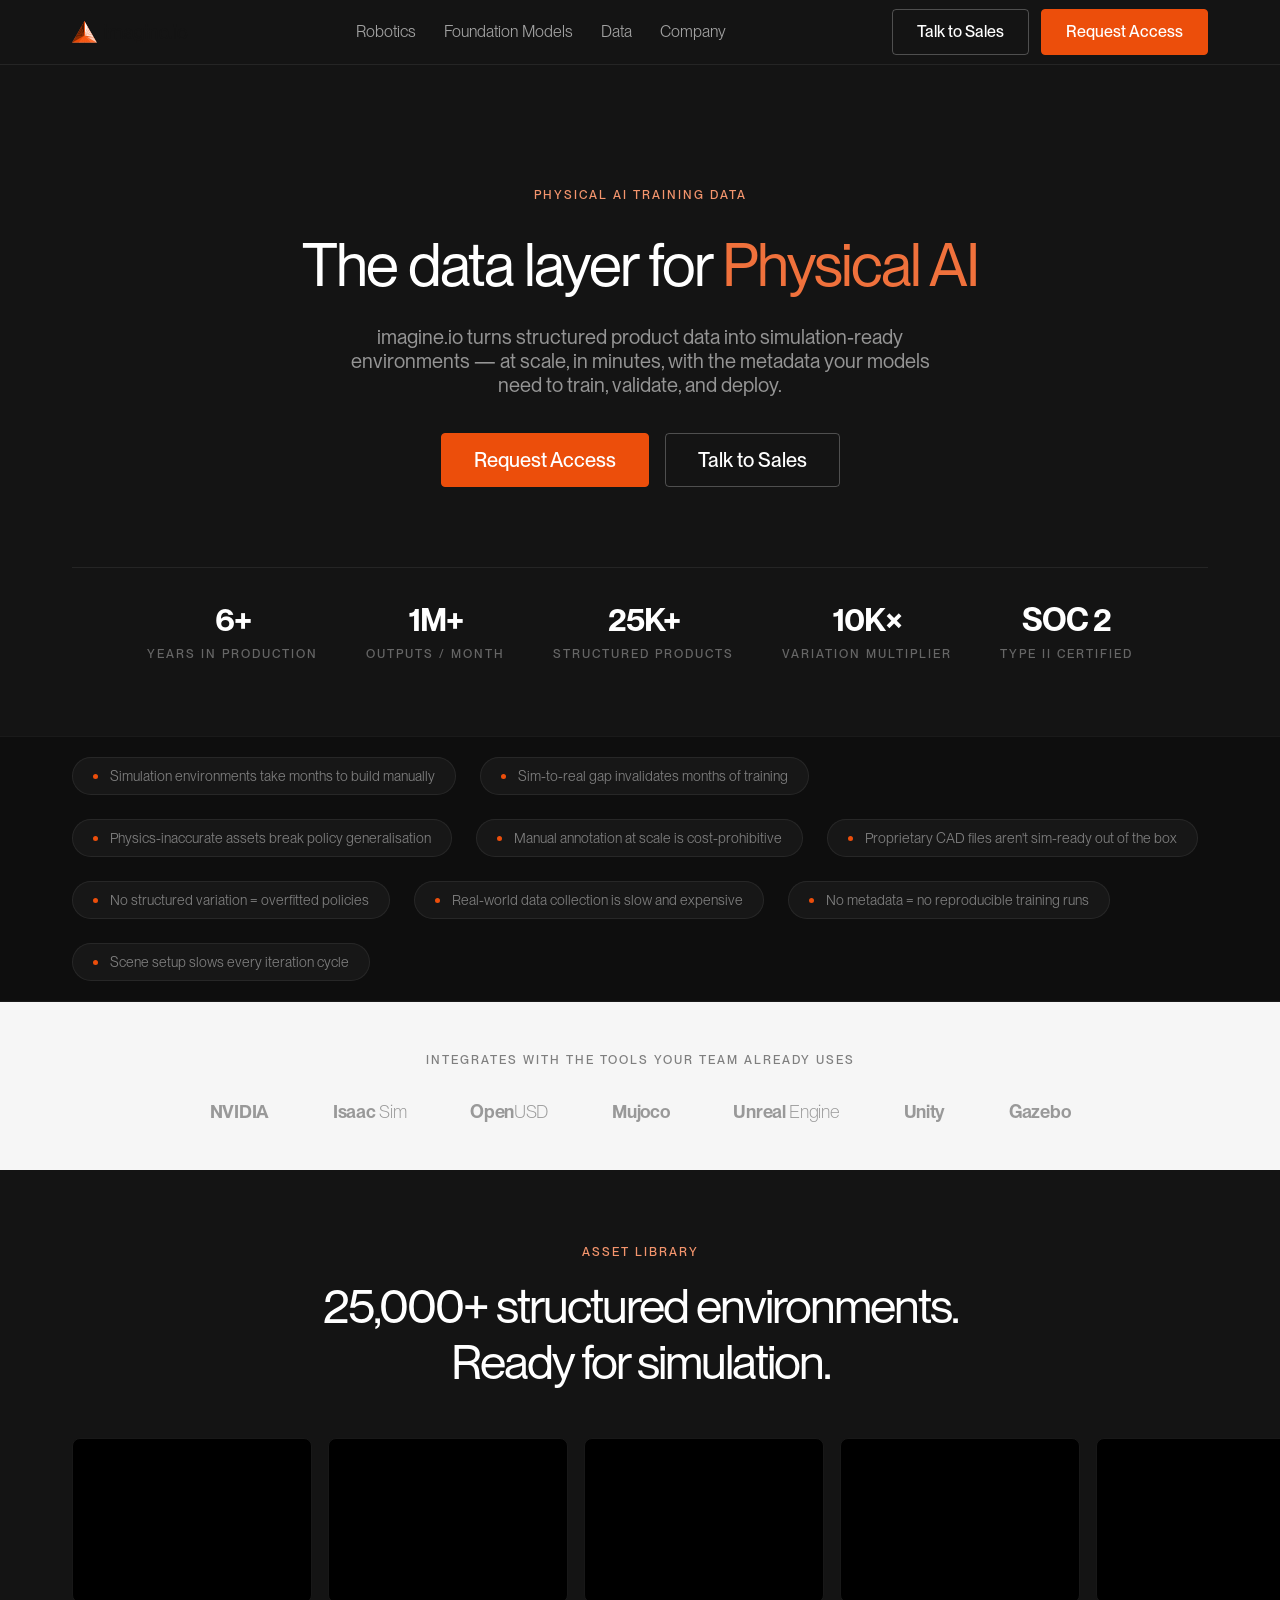
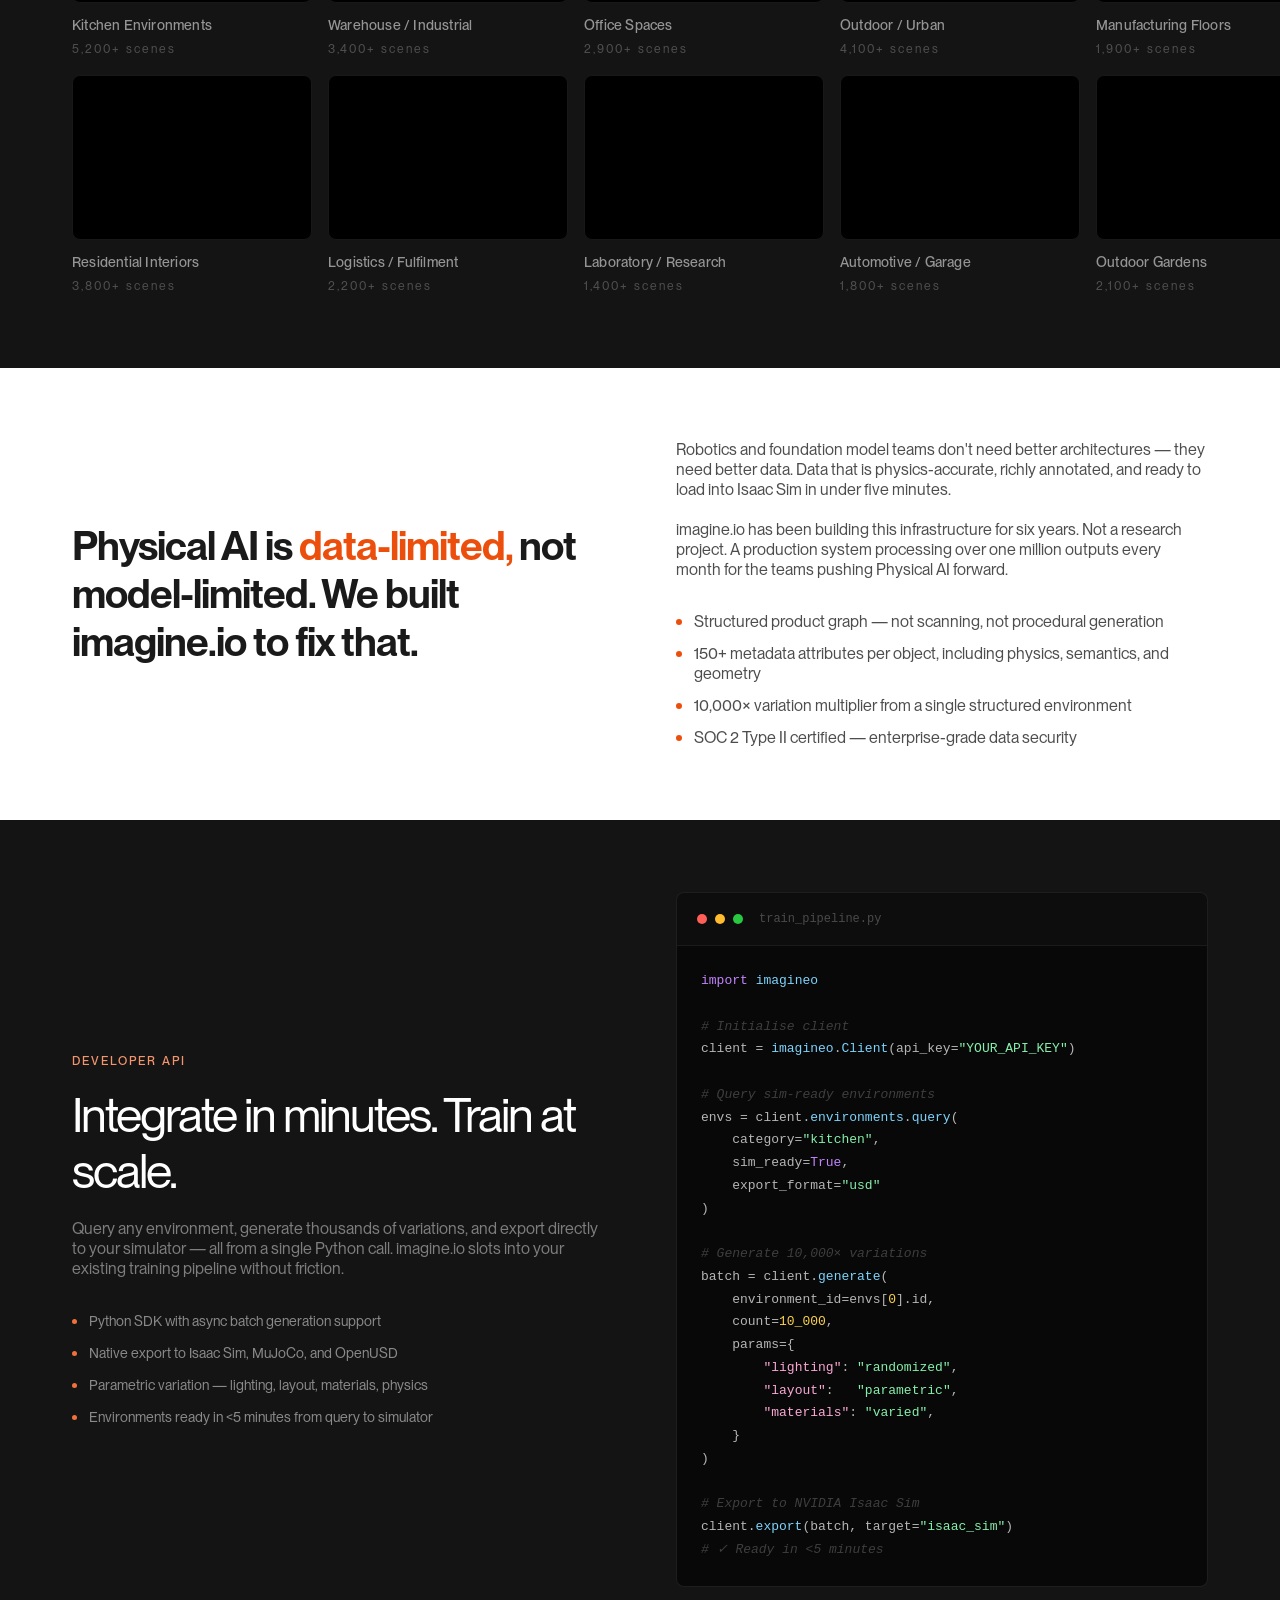
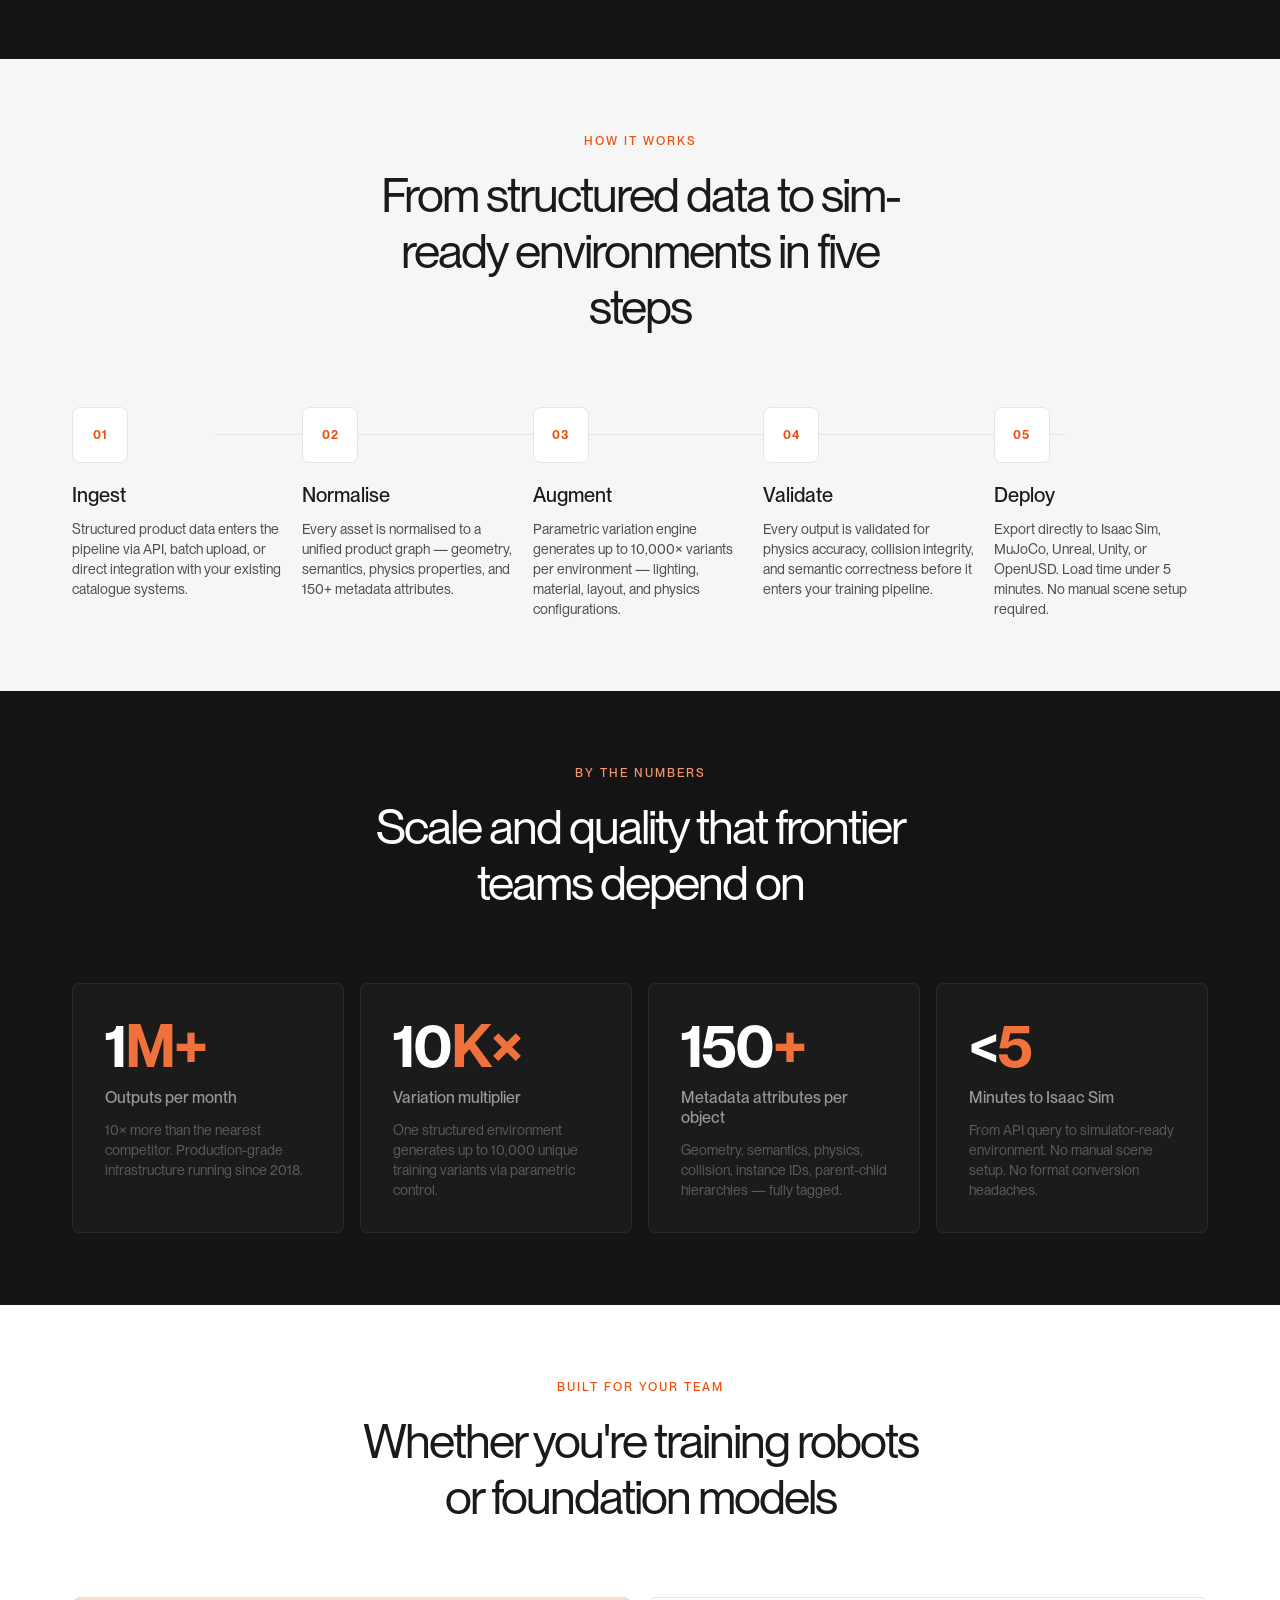
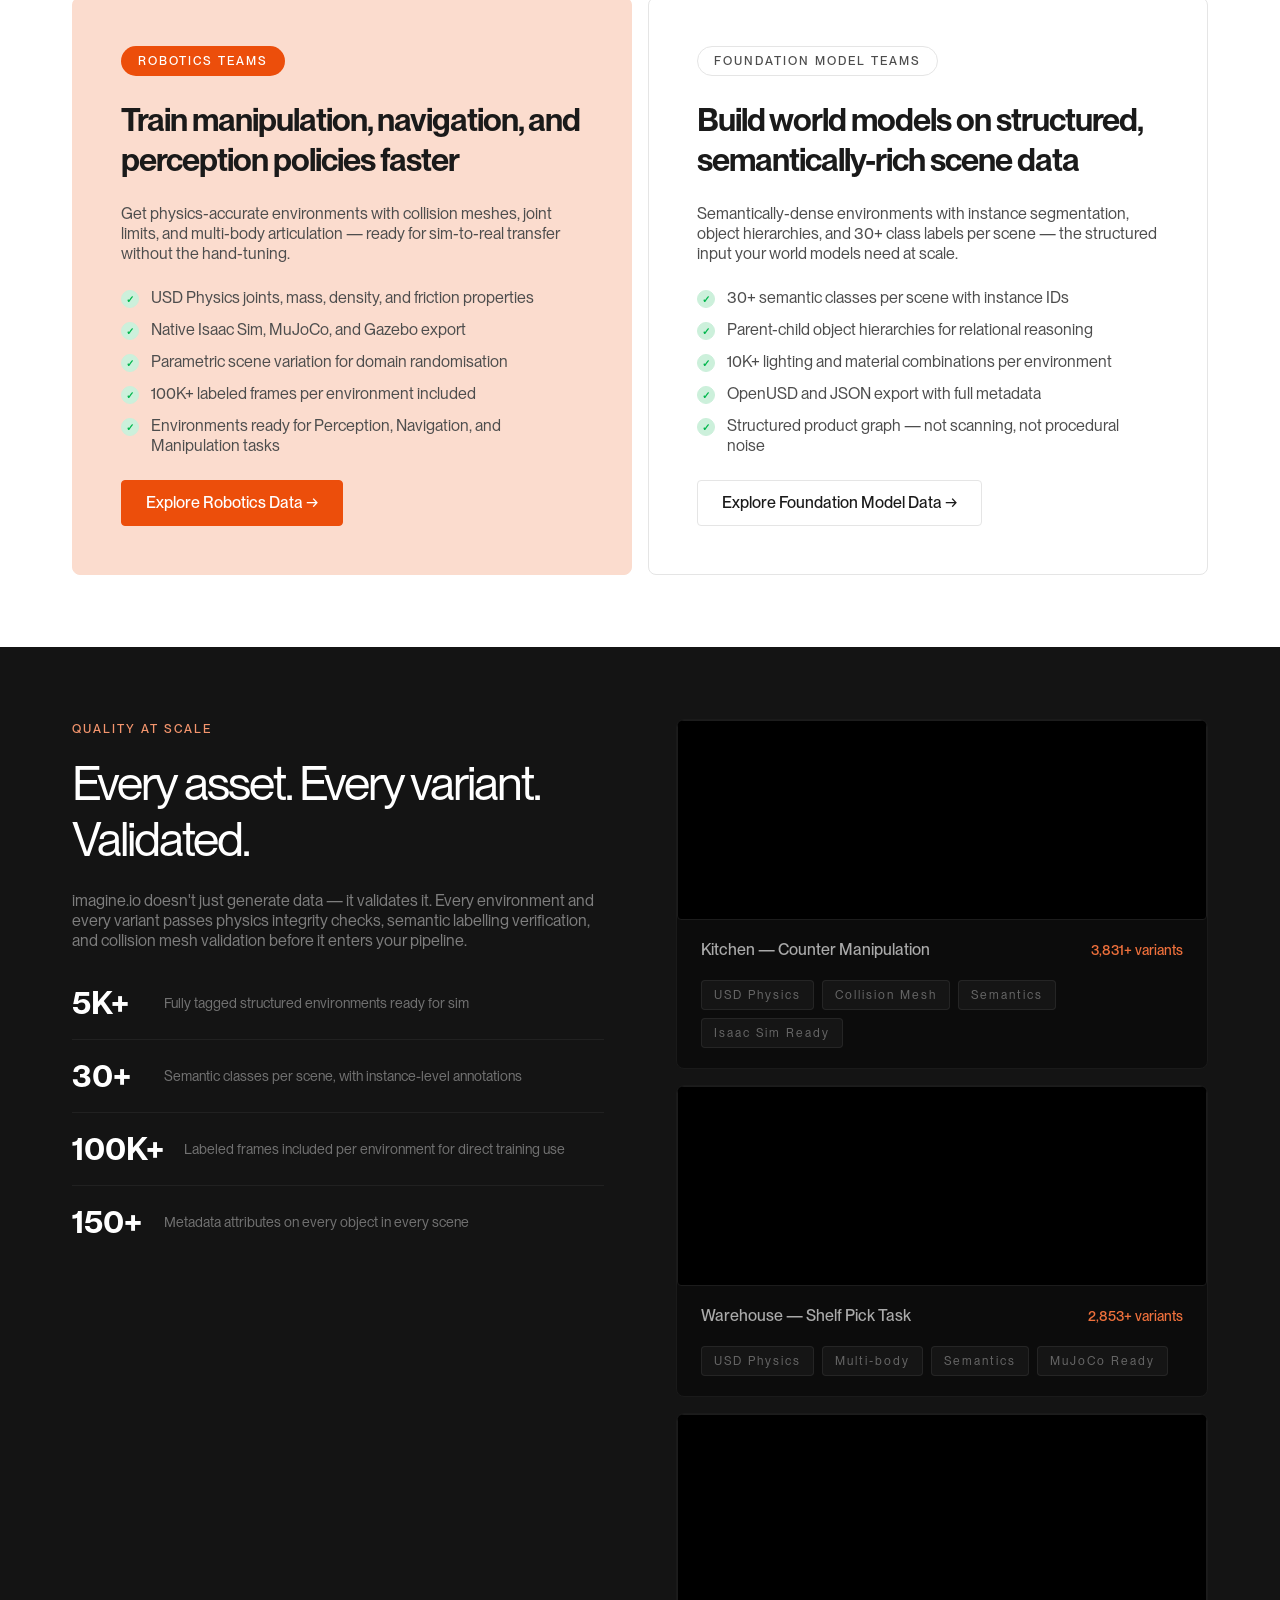
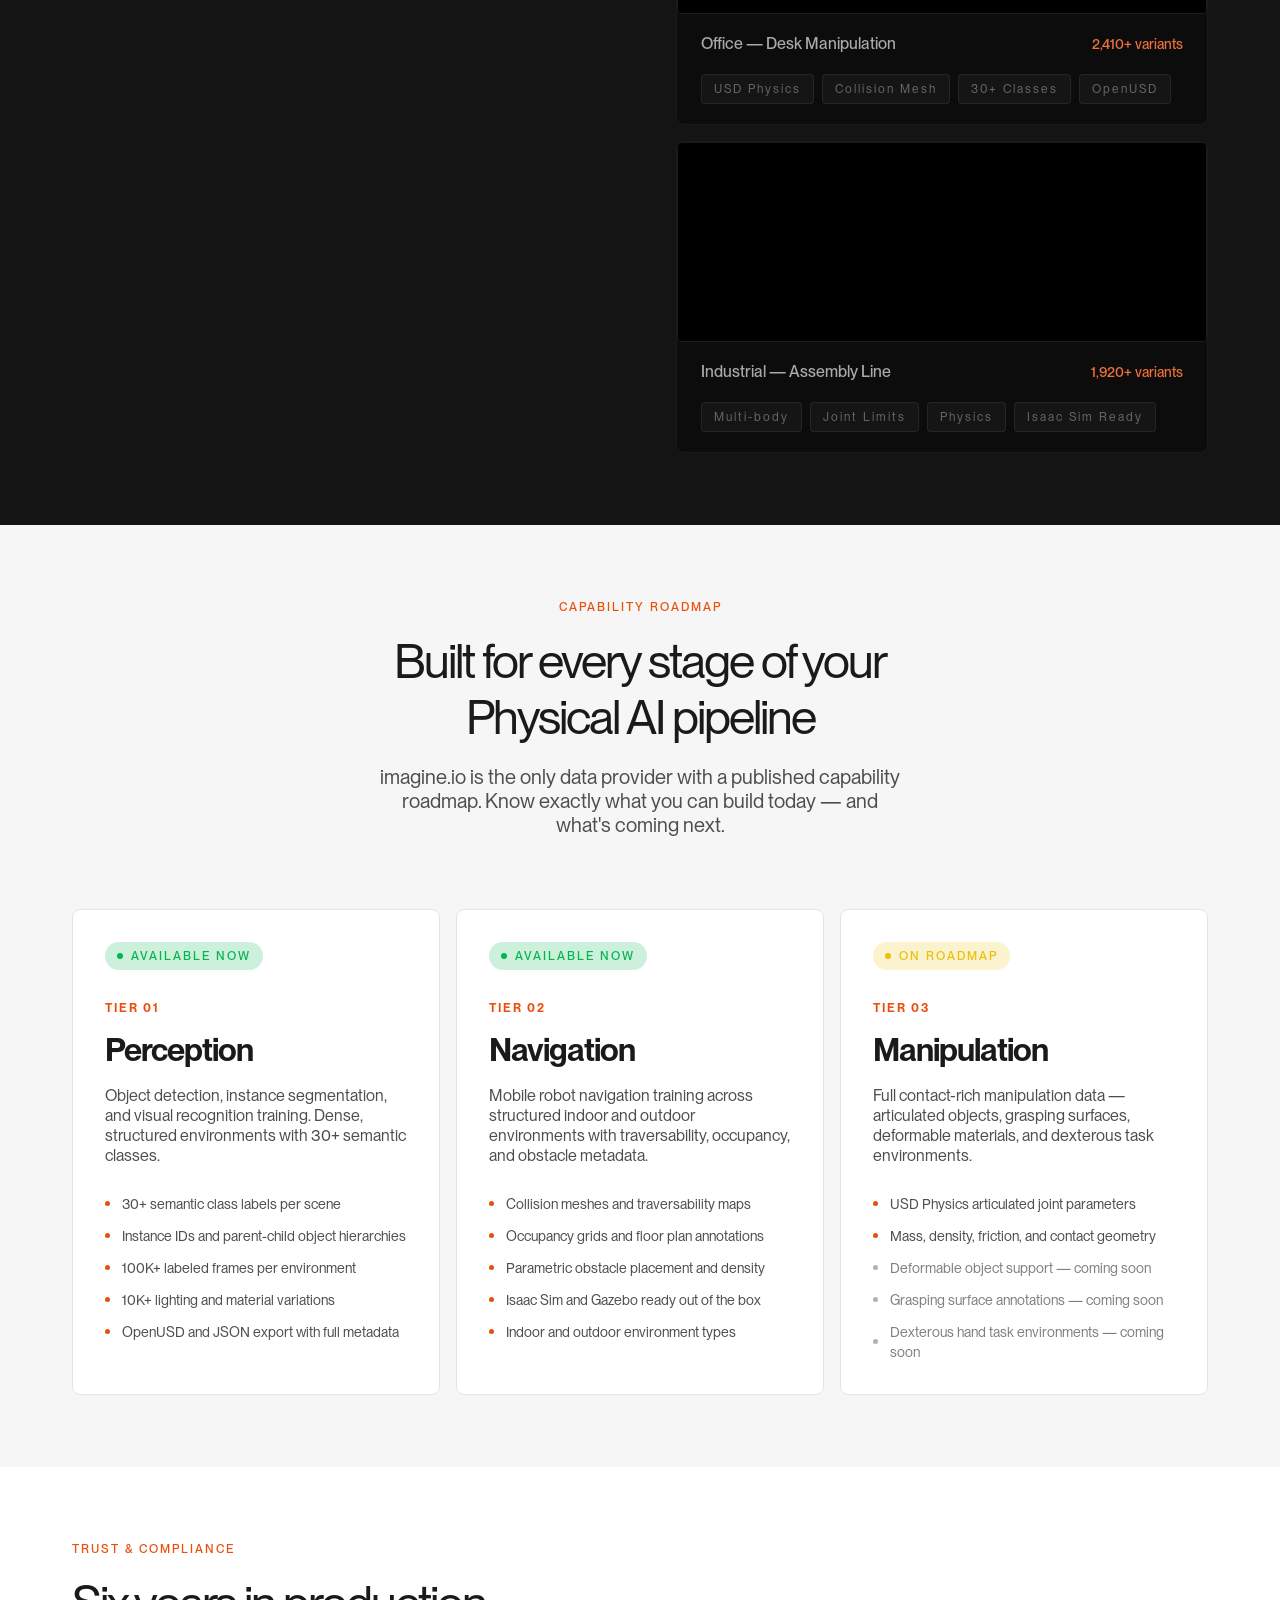
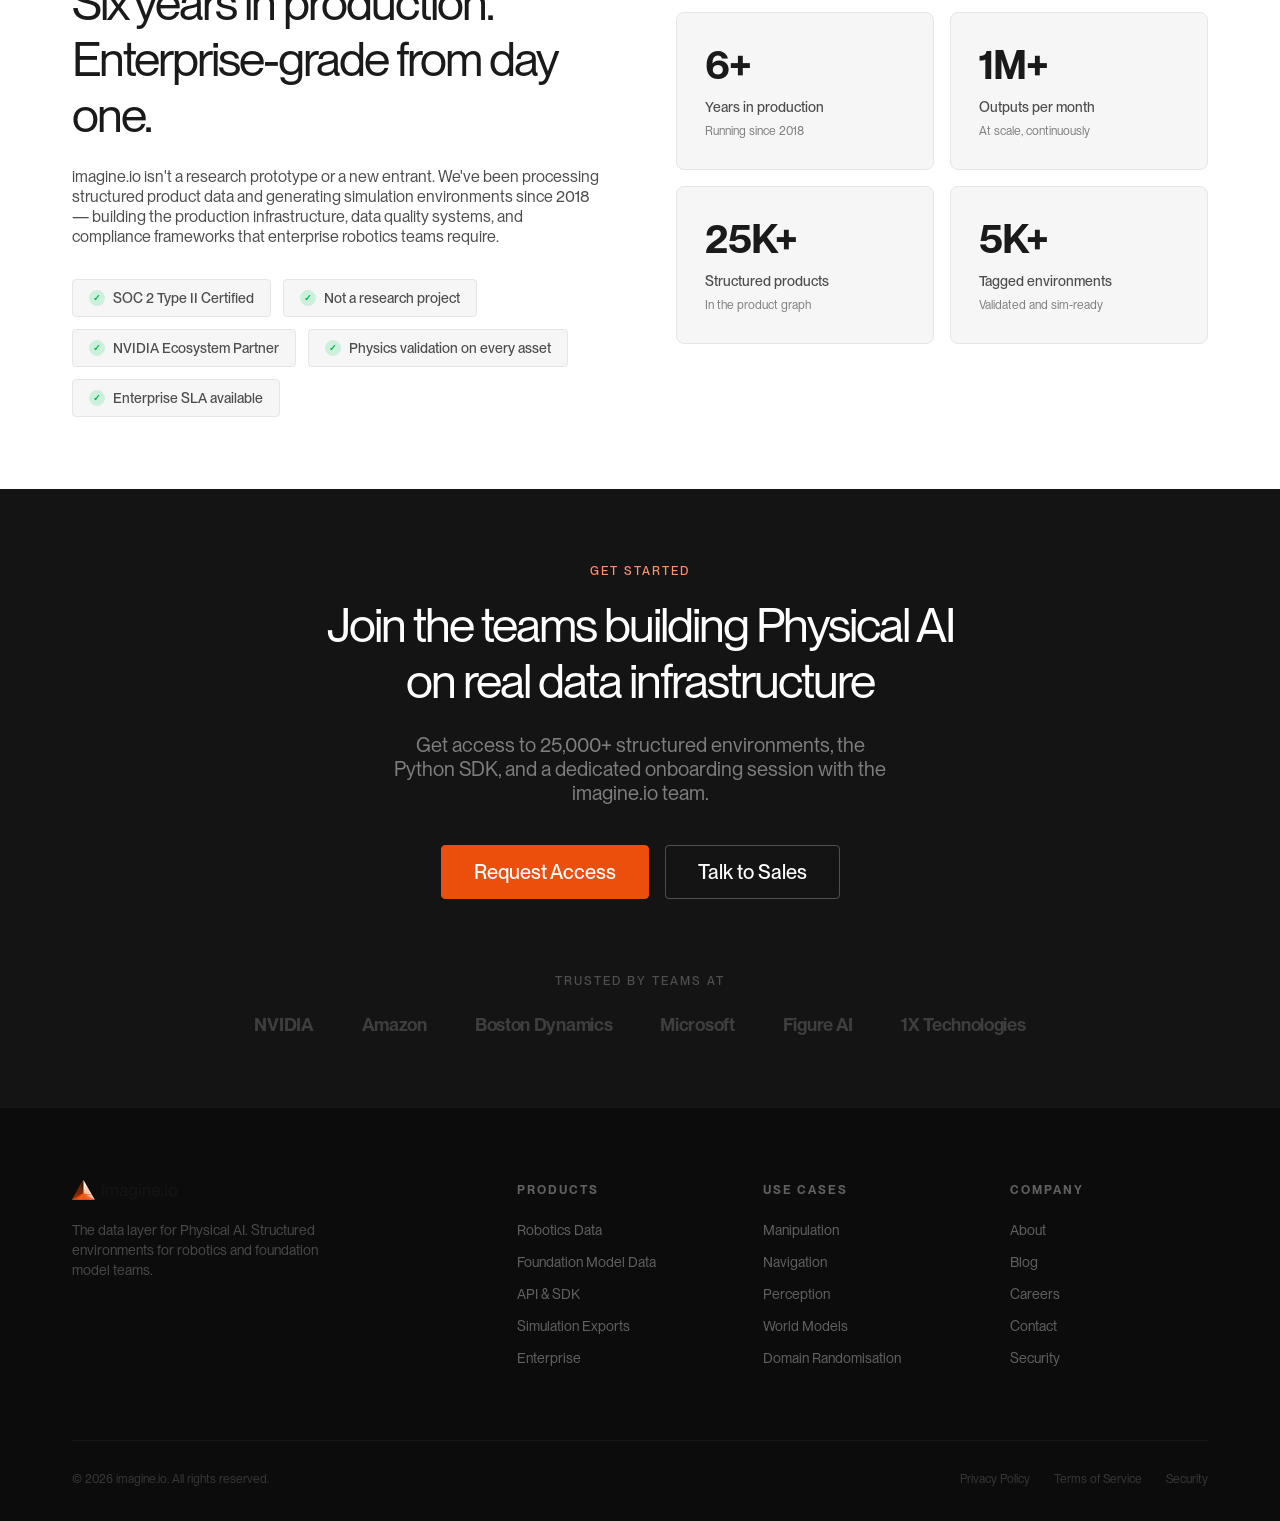
<file: outputs/homepage-v1.html>
<!DOCTYPE html>
<html lang="en">
<head>
  <meta charset="UTF-8">
  <meta name="viewport" content="width=device-width, initial-scale=1.0">
  <title>imagine.io — The data layer for Physical AI</title>
  <link rel="stylesheet" href="../tokens.css">
  <style>

    /* ─── Reset ──────────────────────────────────────────────────────── */
    *, *::before, *::after { box-sizing: border-box; margin: 0; padding: 0; }
    html { scroll-behavior: smooth; }
    body {
      font-family: var(--font), sans-serif;
      font-size: var(--text-body-size);
      line-height: var(--text-body-lh);
      color: var(--text-default-body);
      background: var(--surface-page);
      -webkit-font-smoothing: antialiased;
    }
    img, svg { display: block; max-width: 100%; }
    a { text-decoration: none; color: inherit; }
    ul { list-style: none; }

    /* ─── Layout ─────────────────────────────────────────────────────── */
    .container {
      max-width: 1280px;
      margin: 0 auto;
      padding: 0 var(--s-1400);
    }

    /* ─── Buttons ────────────────────────────────────────────────────── */
    .btn {
      display: inline-flex;
      align-items: center;
      gap: var(--s-200);
      padding: var(--s-300) var(--s-600);
      border-radius: var(--br-100);
      font-family: var(--font), sans-serif;
      font-size: var(--text-body-size);
      font-weight: 500;
      line-height: var(--text-body-lh);
      cursor: pointer;
      border: var(--bw) solid transparent;
      transition: background 0.2s ease, color 0.2s ease, border-color 0.2s ease;
      white-space: nowrap;
    }
    .btn-primary {
      background: var(--surface-primary-default);
      color: var(--text-primary-on-color);
      border-color: var(--surface-primary-default);
    }
    .btn-primary:hover {
      background: var(--surface-primary-default-hover);
      border-color: var(--surface-primary-default-hover);
    }
    .btn-outline-light {
      background: transparent;
      color: var(--white);
      border-color: rgba(255,255,255,0.25);
    }
    .btn-outline-light:hover { border-color: rgba(255,255,255,0.65); }
    .btn-outline-dark {
      background: transparent;
      color: var(--text-default-heading);
      border-color: var(--border-default-secondary);
    }
    .btn-outline-dark:hover { border-color: var(--grey-700); }
    .btn-lg {
      padding: var(--s-400) var(--s-800);
      font-size: var(--text-body-lg-size);
    }

    /* ─── Placeholder ─────────────────────────────────────────────────── */
    .placeholder {
      background: #000;
      border: 1px solid #1c1c1c;
      border-radius: var(--br-100);
    }

    /* ─── Overline label ──────────────────────────────────────────────── */
    .overline {
      font-size: var(--text-caption-size);
      font-weight: 500;
      letter-spacing: var(--text-caption-ls);
      text-transform: uppercase;
      color: var(--text-primary-default);
    }
    .overline--light { color: var(--papaya-300); }

    /* ─── Section header pattern ──────────────────────────────────────── */
    .section-header {
      text-align: center;
      margin-bottom: var(--s-1400);
    }
    .section-header .overline { margin-bottom: var(--s-400); }

    /* ─── Material Icons ──────────────────────────────────────────────── */
    .material-symbols-outlined {
      font-family: 'Material Symbols Outlined';
      font-variation-settings: 'FILL' 0, 'wght' 400, 'GRAD' 0, 'opsz' 24;
      font-size: 20px;
      line-height: 1;
      display: inline-block;
    }


    /* ══════════════════════════════════════════════════════════════
       1. NAVBAR
    ══════════════════════════════════════════════════════════════ */
    .navbar {
      position: sticky;
      top: 0;
      z-index: 100;
      background: var(--dark);
      border-bottom: 1px solid rgba(255,255,255,0.07);
    }
    .navbar__inner {
      display: flex;
      align-items: center;
      justify-content: space-between;
      height: 64px;
      gap: var(--s-800);
    }
    .navbar__logo img { height: 22px; width: auto; }
    .navbar__nav {
      display: flex;
      align-items: center;
      gap: var(--s-700);
    }
    .navbar__nav a {
      font-size: var(--text-body-size);
      font-weight: 450;
      color: rgba(255,255,255,0.6);
      transition: color 0.2s ease;
    }
    .navbar__nav a:hover { color: var(--white); }
    .navbar__cta {
      display: flex;
      align-items: center;
      gap: var(--s-300);
    }


    /* ══════════════════════════════════════════════════════════════
       2. HERO
    ══════════════════════════════════════════════════════════════ */
    .hero {
      background: var(--dark);
      padding: 120px 0 var(--s-1400);
      text-align: center;
    }
    .hero__label { margin-bottom: var(--s-600); }
    .hero__h1 {
      font-size: var(--text-h1-size);
      font-weight: 400;
      line-height: var(--text-h1-lh);
      letter-spacing: var(--text-h1-ls);
      color: var(--white);
      max-width: 860px;
      margin: 0 auto var(--s-600);
    }
    .hero__h1 em {
      font-style: normal;
      color: var(--papaya-400);
    }
    .hero__subtitle {
      font-size: var(--text-body-lg-size);
      line-height: var(--text-body-lg-lh);
      color: rgba(255,255,255,0.55);
      max-width: 580px;
      margin: 0 auto var(--s-900);
    }
    .hero__cta {
      display: flex;
      align-items: center;
      justify-content: center;
      gap: var(--s-400);
    }
    .hero__proof {
      display: flex;
      align-items: center;
      justify-content: center;
      gap: var(--s-1100);
      margin-top: 80px;
      padding-top: var(--s-800);
      border-top: 1px solid rgba(255,255,255,0.07);
      flex-wrap: wrap;
    }
    .hero__proof-item {
      display: flex;
      flex-direction: column;
      align-items: center;
      gap: var(--s-100);
    }
    .hero__proof-number {
      font-size: var(--text-h4-size);
      font-weight: 600;
      line-height: var(--text-h4-lh);
      letter-spacing: var(--text-h4-ls);
      color: var(--white);
    }
    .hero__proof-label {
      font-size: var(--text-caption-size);
      font-weight: 500;
      letter-spacing: var(--text-caption-ls);
      text-transform: uppercase;
      color: rgba(255,255,255,0.35);
    }


    /* ══════════════════════════════════════════════════════════════
       3. PAIN MARQUEE
    ══════════════════════════════════════════════════════════════ */
    .pain-marquee {
      background: #0e0e0e;
      border-top: 1px solid rgba(255,255,255,0.05);
      border-bottom: 1px solid rgba(255,255,255,0.05);
      padding: var(--s-500) 0;
      overflow: hidden;
    }
    .pain-marquee__track {
      display: flex;
      gap: var(--s-600);
      flex-wrap: wrap;
      padding: 0 var(--s-1400);
    }
    .pain-pill {
      display: inline-flex;
      align-items: center;
      gap: var(--s-300);
      background: rgba(255,255,255,0.04);
      border: 1px solid rgba(255,255,255,0.07);
      border-radius: 100px;
      padding: var(--s-200) var(--s-500);
      font-size: var(--text-small-size);
      font-weight: 450;
      color: rgba(255,255,255,0.45);
      white-space: nowrap;
    }
    .pain-pill__dot {
      width: 5px;
      height: 5px;
      border-radius: 50%;
      background: var(--papaya-500);
      flex-shrink: 0;
    }


    /* ══════════════════════════════════════════════════════════════
       4. SOCIAL PROOF STRIP
    ══════════════════════════════════════════════════════════════ */
    .social-proof {
      background: var(--surface-page-secondary);
      padding: var(--s-1100) 0;
    }
    .social-proof__label {
      font-size: var(--text-caption-size);
      font-weight: 500;
      letter-spacing: var(--text-caption-ls);
      text-transform: uppercase;
      color: var(--text-default-placeholder);
      text-align: center;
      margin-bottom: var(--s-800);
    }
    .social-proof__logos {
      display: flex;
      align-items: center;
      justify-content: center;
      gap: var(--s-1300);
      flex-wrap: wrap;
    }
    .ecosystem-logo {
      font-size: 18px;
      font-weight: 600;
      color: var(--grey-400);
      letter-spacing: -0.3px;
      transition: color 0.2s ease;
    }
    .ecosystem-logo:hover { color: var(--grey-700); }
    .ecosystem-logo span { font-weight: 300; }


    /* ══════════════════════════════════════════════════════════════
       5. ASSET SHOWCASE
    ══════════════════════════════════════════════════════════════ */
    .asset-showcase {
      background: var(--dark);
      padding: var(--s-1400) 0;
      overflow: hidden;
    }
    .asset-showcase__header {
      text-align: center;
      margin-bottom: var(--s-1100);
    }
    .asset-showcase__h2 {
      font-size: var(--text-h2-size);
      font-weight: 400;
      line-height: var(--text-h2-lh);
      letter-spacing: var(--text-h2-ls);
      color: var(--white);
      max-width: 680px;
      margin: var(--s-400) auto 0;
    }
    .asset-showcase__rows {
      display: flex;
      flex-direction: column;
      gap: var(--s-400);
    }
    .asset-row {
      display: flex;
      gap: var(--s-400);
      padding: 0 var(--s-1400);
      overflow: hidden;
    }
    .asset-card {
      flex-shrink: 0;
      width: 240px;
    }
    .asset-card__image {
      width: 240px;
      height: 165px;
      background: #000;
      border: 1px solid #181818;
      border-radius: var(--br-200);
      margin-bottom: var(--s-300);
    }
    .asset-card__label {
      font-size: var(--text-small-size);
      font-weight: 500;
      color: rgba(255,255,255,0.55);
      letter-spacing: 0.2px;
    }
    .asset-card__count {
      font-size: var(--text-caption-size);
      color: rgba(255,255,255,0.25);
      margin-top: var(--s-100);
      letter-spacing: var(--text-caption-ls);
    }


    /* ══════════════════════════════════════════════════════════════
       6. MISSION STATEMENT
    ══════════════════════════════════════════════════════════════ */
    .mission {
      background: var(--surface-page);
      padding: var(--s-1400) 0;
    }
    .mission__inner {
      display: grid;
      grid-template-columns: 1fr 1fr;
      gap: var(--s-1400);
      align-items: center;
    }
    .mission__quote {
      font-size: var(--text-h3-size);
      font-weight: 600;
      line-height: var(--text-h3-lh);
      letter-spacing: var(--text-h3-ls);
      color: var(--text-default-heading);
    }
    .mission__quote em {
      font-style: normal;
      color: var(--text-primary-default);
    }
    .mission__body {
      display: flex;
      flex-direction: column;
      gap: var(--s-500);
    }
    .mission__body p {
      color: var(--text-default-body);
      line-height: var(--text-body-lh);
    }
    .mission__differentiators {
      display: flex;
      flex-direction: column;
      gap: var(--s-300);
      margin-top: var(--s-300);
    }
    .mission__diff-item {
      display: flex;
      align-items: flex-start;
      gap: var(--s-300);
      font-size: var(--text-body-size);
      color: var(--text-default-body);
    }
    .mission__diff-dot {
      width: 6px;
      height: 6px;
      border-radius: 50%;
      background: var(--papaya-500);
      margin-top: 7px;
      flex-shrink: 0;
    }


    /* ══════════════════════════════════════════════════════════════
       7. CODE DEMO
    ══════════════════════════════════════════════════════════════ */
    .code-demo {
      background: var(--dark);
      padding: var(--s-1400) 0;
    }
    .code-demo__inner {
      display: grid;
      grid-template-columns: 1fr 1fr;
      gap: var(--s-1400);
      align-items: center;
    }
    .code-demo__overline { margin-bottom: var(--s-400); }
    .code-demo__h2 {
      font-size: var(--text-h2-size);
      font-weight: 400;
      line-height: var(--text-h2-lh);
      letter-spacing: var(--text-h2-ls);
      color: var(--white);
      margin-bottom: var(--s-500);
    }
    .code-demo__body {
      font-size: var(--text-body-size);
      line-height: var(--text-body-lh);
      color: rgba(255,255,255,0.45);
      margin-bottom: var(--s-800);
    }
    .code-demo__features {
      display: flex;
      flex-direction: column;
      gap: var(--s-300);
    }
    .code-demo__feature {
      display: flex;
      align-items: center;
      gap: var(--s-300);
      font-size: var(--text-small-size);
      color: rgba(255,255,255,0.5);
    }
    .code-demo__feature-dot {
      width: 5px; height: 5px;
      border-radius: 50%;
      background: var(--papaya-400);
      flex-shrink: 0;
    }
    .code-block {
      background: #080808;
      border: 1px solid rgba(255,255,255,0.09);
      border-radius: var(--br-200);
      overflow: hidden;
    }
    .code-block__header {
      display: flex;
      align-items: center;
      gap: var(--s-200);
      padding: var(--s-400) var(--s-500);
      border-bottom: 1px solid rgba(255,255,255,0.06);
      background: rgba(255,255,255,0.02);
    }
    .code-block__dot {
      width: 10px;
      height: 10px;
      border-radius: 50%;
    }
    .code-block__dot--red   { background: #ff5f57; }
    .code-block__dot--amber { background: #febc2e; }
    .code-block__dot--green { background: #28c840; }
    .code-block__filename {
      font-size: var(--text-caption-size);
      color: rgba(255,255,255,0.25);
      margin-left: var(--s-200);
      font-weight: 450;
      font-family: 'IBM Plex Mono', 'Fira Code', monospace;
    }
    .code-block pre {
      padding: var(--s-600);
      font-family: 'IBM Plex Mono', 'Fira Code', 'Courier New', monospace;
      font-size: 13px;
      line-height: 1.75;
      color: rgba(255,255,255,0.7);
      white-space: pre;
      overflow-x: auto;
    }
    .tok-kw  { color: #c084fc; }
    .tok-str { color: #86efac; }
    .tok-cmt { color: rgba(255,255,255,0.22); font-style: italic; }
    .tok-fn  { color: #7dd3fc; }
    .tok-num { color: #fcd34d; }
    .tok-key { color: #f9a8d4; }


    /* ══════════════════════════════════════════════════════════════
       8. PIPELINE
    ══════════════════════════════════════════════════════════════ */
    .pipeline {
      background: var(--surface-page-secondary);
      padding: var(--s-1400) 0;
    }
    .pipeline__h2 {
      font-size: var(--text-h2-size);
      font-weight: 400;
      line-height: var(--text-h2-lh);
      letter-spacing: var(--text-h2-ls);
      color: var(--text-default-heading);
      max-width: 560px;
      margin: var(--s-400) auto 0;
    }
    .pipeline__steps {
      display: grid;
      grid-template-columns: repeat(5, 1fr);
      gap: var(--s-400);
      position: relative;
    }
    .pipeline__connector {
      position: absolute;
      top: 27px;
      left: calc(10% + 28px);
      right: calc(10% + 28px);
      height: 1px;
      background: var(--border-default-secondary);
      z-index: 0;
    }
    .pipeline__step { position: relative; z-index: 1; }
    .step-number {
      width: 56px;
      height: 56px;
      border-radius: var(--br-200);
      background: var(--surface-page);
      border: var(--bw) solid var(--border-default-secondary);
      display: flex;
      align-items: center;
      justify-content: center;
      font-size: var(--text-caption-size);
      font-weight: 600;
      color: var(--text-primary-default);
      letter-spacing: 1px;
      margin-bottom: var(--s-500);
    }
    .step-title {
      font-size: var(--text-h6-size);
      font-weight: 500;
      line-height: var(--text-h6-lh);
      color: var(--text-default-heading);
      margin-bottom: var(--s-300);
    }
    .step-desc {
      font-size: var(--text-small-size);
      line-height: var(--text-body-lh);
      color: var(--text-default-body);
    }


    /* ══════════════════════════════════════════════════════════════
       9. STATS / WHY NOW
    ══════════════════════════════════════════════════════════════ */
    .stats-section {
      background: var(--dark);
      padding: var(--s-1400) 0;
    }
    .stats-section__h2 {
      font-size: var(--text-h2-size);
      font-weight: 400;
      line-height: var(--text-h2-lh);
      letter-spacing: var(--text-h2-ls);
      color: var(--white);
      max-width: 600px;
      margin: var(--s-400) auto 0;
    }
    .stats-grid {
      display: grid;
      grid-template-columns: repeat(4, 1fr);
      gap: var(--s-400);
    }
    .stat-card {
      background: rgba(255,255,255,0.03);
      border: 1px solid rgba(255,255,255,0.07);
      border-radius: var(--br-200);
      padding: var(--s-800);
    }
    .stat-card__number {
      font-size: clamp(40px, 5vw, 60px);
      font-weight: 600;
      line-height: 1;
      letter-spacing: -2px;
      color: var(--white);
      margin-bottom: var(--s-300);
    }
    .stat-card__number em {
      font-style: normal;
      color: var(--papaya-400);
    }
    .stat-card__label {
      font-size: var(--text-body-size);
      font-weight: 500;
      color: rgba(255,255,255,0.55);
      margin-bottom: var(--s-300);
    }
    .stat-card__desc {
      font-size: var(--text-small-size);
      color: rgba(255,255,255,0.28);
      line-height: var(--text-body-lh);
    }


    /* ══════════════════════════════════════════════════════════════
       10. USE CASE SPLIT
    ══════════════════════════════════════════════════════════════ */
    .use-case {
      background: var(--surface-page);
      padding: var(--s-1400) 0;
    }
    .use-case__h2 {
      font-size: var(--text-h2-size);
      font-weight: 400;
      line-height: var(--text-h2-lh);
      letter-spacing: var(--text-h2-ls);
      color: var(--text-default-heading);
      max-width: 600px;
      margin: var(--s-400) auto 0;
    }
    .use-case__split {
      display: grid;
      grid-template-columns: 1fr 1fr;
      gap: var(--s-400);
    }
    .use-case__panel {
      border: var(--bw) solid var(--border-default-secondary);
      border-radius: var(--br-200);
      padding: var(--s-1100);
      display: flex;
      flex-direction: column;
      gap: var(--s-600);
    }
    .use-case__panel--primary {
      background: var(--surface-primary-default-subtle);
      border-color: var(--border-primary-default-subtle);
    }
    .use-case__panel-badge {
      display: inline-flex;
      align-items: center;
      gap: var(--s-200);
      background: var(--surface-page);
      border: var(--bw) solid var(--border-default-secondary);
      border-radius: 100px;
      padding: var(--s-100) var(--s-400);
      font-size: var(--text-caption-size);
      font-weight: 500;
      letter-spacing: var(--text-caption-ls);
      text-transform: uppercase;
      color: var(--text-default-body);
      width: fit-content;
    }
    .use-case__panel--primary .use-case__panel-badge {
      background: var(--papaya-500);
      border-color: transparent;
      color: var(--white);
    }
    .use-case__panel-title {
      font-size: var(--text-h4-size);
      font-weight: 600;
      line-height: var(--text-h4-lh);
      letter-spacing: var(--text-h4-ls);
      color: var(--text-default-heading);
    }
    .use-case__panel-desc {
      color: var(--text-default-body);
      line-height: var(--text-body-lh);
    }
    .use-case__features {
      display: flex;
      flex-direction: column;
      gap: var(--s-300);
    }
    .use-case__feature {
      display: flex;
      align-items: flex-start;
      gap: var(--s-300);
      font-size: var(--text-body-size);
      color: var(--text-default-body);
    }
    .use-case__feature-check {
      width: 18px; height: 18px;
      border-radius: 50%;
      background: var(--surface-success-default-subtle);
      border: var(--bw) solid var(--border-success-default-subtle);
      display: flex;
      align-items: center;
      justify-content: center;
      flex-shrink: 0;
      margin-top: 2px;
      font-size: 10px;
      font-weight: 700;
      color: var(--text-success-default);
    }
    .use-case__panel-cta { margin-top: auto; }


    /* ══════════════════════════════════════════════════════════════
       11. VALIDATION SHOWCASE
    ══════════════════════════════════════════════════════════════ */
    .validation-showcase {
      background: var(--dark);
      padding: var(--s-1400) 0;
    }
    .validation-showcase__inner {
      display: grid;
      grid-template-columns: 1fr 1fr;
      gap: var(--s-1400);
      align-items: start;
    }
    .validation-showcase__text {
      position: sticky;
      top: 100px;
    }
    .validation-showcase__h2 {
      font-size: var(--text-h2-size);
      font-weight: 400;
      line-height: var(--text-h2-lh);
      letter-spacing: var(--text-h2-ls);
      color: var(--white);
      margin: var(--s-400) 0 var(--s-600);
    }
    .validation-showcase__body {
      color: rgba(255,255,255,0.45);
      line-height: var(--text-body-lh);
      margin-bottom: var(--s-900);
    }
    .validation-stats {
      display: flex;
      flex-direction: column;
      gap: var(--s-500);
    }
    .validation-stat {
      display: flex;
      align-items: center;
      gap: var(--s-500);
      padding-bottom: var(--s-500);
      border-bottom: 1px solid rgba(255,255,255,0.06);
    }
    .validation-stat:last-child { border-bottom: none; }
    .validation-stat__number {
      font-size: var(--text-h4-size);
      font-weight: 600;
      color: var(--white);
      line-height: 1;
      min-width: 72px;
    }
    .validation-stat__label {
      font-size: var(--text-small-size);
      color: rgba(255,255,255,0.4);
      line-height: var(--text-body-lh);
    }
    .validation-showcase__cards {
      display: flex;
      flex-direction: column;
      gap: var(--s-400);
    }
    .validation-card {
      background: #0c0c0c;
      border: 1px solid #1a1a1a;
      border-radius: var(--br-200);
      overflow: hidden;
    }
    .validation-card__image {
      width: 100%;
      height: 200px;
      background: #000;
    }
    .validation-card__meta {
      padding: var(--s-500) var(--s-600);
      display: flex;
      align-items: center;
      justify-content: space-between;
    }
    .validation-card__label {
      font-size: var(--text-body-size);
      font-weight: 500;
      color: rgba(255,255,255,0.65);
    }
    .validation-card__count {
      font-size: var(--text-small-size);
      color: var(--papaya-400);
      font-weight: 500;
    }
    .validation-card__tags {
      padding: 0 var(--s-600) var(--s-500);
      display: flex;
      gap: var(--s-200);
      flex-wrap: wrap;
    }
    .tag {
      display: inline-flex;
      background: rgba(255,255,255,0.04);
      border: 1px solid rgba(255,255,255,0.07);
      border-radius: var(--br-100);
      padding: var(--s-100) var(--s-300);
      font-size: var(--text-caption-size);
      color: rgba(255,255,255,0.35);
      letter-spacing: var(--text-caption-ls);
    }


    /* ══════════════════════════════════════════════════════════════
       12. APPLICATION TIERS
    ══════════════════════════════════════════════════════════════ */
    .app-tiers {
      background: var(--surface-page-secondary);
      padding: var(--s-1400) 0;
    }
    .app-tiers__h2 {
      font-size: var(--text-h2-size);
      font-weight: 400;
      line-height: var(--text-h2-lh);
      letter-spacing: var(--text-h2-ls);
      color: var(--text-default-heading);
      max-width: 620px;
      margin: var(--s-400) auto 0;
    }
    .app-tiers__sub {
      font-size: var(--text-body-lg-size);
      color: var(--text-default-body);
      max-width: 520px;
      margin: var(--s-500) auto 0;
      line-height: var(--text-body-lg-lh);
      text-align: center;
    }
    .app-tiers__grid {
      display: grid;
      grid-template-columns: repeat(3, 1fr);
      gap: var(--s-400);
      margin-top: var(--s-1400);
    }
    .tier-card {
      background: var(--surface-page);
      border: var(--bw) solid var(--border-default-secondary);
      border-radius: var(--br-200);
      padding: var(--s-800);
    }
    .tier-card__status {
      display: inline-flex;
      align-items: center;
      gap: var(--s-200);
      border-radius: 100px;
      padding: var(--s-100) var(--s-300);
      font-size: var(--text-caption-size);
      font-weight: 500;
      letter-spacing: var(--text-caption-ls);
      text-transform: uppercase;
      margin-bottom: var(--s-700);
    }
    .tier-card__status--ready {
      background: var(--surface-success-default-subtle);
      color: var(--text-success-default);
    }
    .tier-card__status--soon {
      background: var(--surface-warning-default-subtle);
      color: var(--text-warning-default);
    }
    .tier-card__status-dot {
      width: 6px; height: 6px;
      border-radius: 50%;
      background: currentColor;
    }
    .tier-card__number {
      font-size: var(--text-caption-size);
      font-weight: 600;
      letter-spacing: var(--text-caption-ls);
      color: var(--text-primary-default);
      text-transform: uppercase;
      margin-bottom: var(--s-300);
    }
    .tier-card__title {
      font-size: var(--text-h4-size);
      font-weight: 600;
      line-height: var(--text-h4-lh);
      letter-spacing: var(--text-h4-ls);
      color: var(--text-default-heading);
      margin-bottom: var(--s-400);
    }
    .tier-card__desc {
      font-size: var(--text-body-size);
      color: var(--text-default-body);
      line-height: var(--text-body-lh);
      margin-bottom: var(--s-700);
    }
    .tier-card__features {
      display: flex;
      flex-direction: column;
      gap: var(--s-300);
    }
    .tier-card__feature {
      display: flex;
      align-items: center;
      gap: var(--s-300);
      font-size: var(--text-small-size);
      color: var(--text-default-body);
    }
    .tier-card__feature-dot {
      width: 5px; height: 5px;
      border-radius: 50%;
      background: var(--papaya-500);
      flex-shrink: 0;
    }
    .tier-card__feature--muted { color: var(--text-default-placeholder); }
    .tier-card__feature--muted .tier-card__feature-dot { background: var(--grey-300); }


    /* ══════════════════════════════════════════════════════════════
       13. COMMUNITY & VALIDATION
    ══════════════════════════════════════════════════════════════ */
    .community {
      background: var(--surface-page);
      padding: var(--s-1400) 0;
    }
    .community__inner {
      display: grid;
      grid-template-columns: 1fr 1fr;
      gap: var(--s-1400);
      align-items: center;
    }
    .community__h2 {
      font-size: var(--text-h2-size);
      font-weight: 400;
      line-height: var(--text-h2-lh);
      letter-spacing: var(--text-h2-ls);
      color: var(--text-default-heading);
      margin: var(--s-400) 0 var(--s-600);
    }
    .community__body {
      color: var(--text-default-body);
      line-height: var(--text-body-lh);
      margin-bottom: var(--s-800);
    }
    .community__badges {
      display: flex;
      flex-wrap: wrap;
      gap: var(--s-300);
    }
    .community__badge {
      display: inline-flex;
      align-items: center;
      gap: var(--s-200);
      background: var(--surface-page-secondary);
      border: var(--bw) solid var(--border-default-secondary);
      border-radius: var(--br-100);
      padding: var(--s-200) var(--s-400);
      font-size: var(--text-small-size);
      font-weight: 500;
      color: var(--text-default-body);
    }
    .community__badge-check {
      width: 16px; height: 16px;
      border-radius: 50%;
      background: var(--surface-success-default-subtle);
      border: var(--bw) solid var(--border-success-default-subtle);
      display: flex;
      align-items: center;
      justify-content: center;
      font-size: 9px;
      font-weight: 700;
      color: var(--text-success-default);
    }
    .community__stats-grid {
      display: grid;
      grid-template-columns: 1fr 1fr;
      gap: var(--s-400);
    }
    .community__stat {
      background: var(--surface-page-secondary);
      border: var(--bw) solid var(--border-default-secondary);
      border-radius: var(--br-200);
      padding: var(--s-700);
    }
    .community__stat-number {
      font-size: var(--text-h3-size);
      font-weight: 600;
      line-height: var(--text-h3-lh);
      letter-spacing: var(--text-h3-ls);
      color: var(--text-default-heading);
      margin-bottom: var(--s-200);
    }
    .community__stat-label {
      font-size: var(--text-small-size);
      color: var(--text-default-body);
      font-weight: 500;
    }
    .community__stat-sub {
      font-size: var(--text-caption-size);
      color: var(--text-default-placeholder);
      margin-top: var(--s-100);
    }


    /* ══════════════════════════════════════════════════════════════
       14. FINAL CTA
    ══════════════════════════════════════════════════════════════ */
    .final-cta {
      background: var(--dark);
      padding: var(--s-1400) 0;
      text-align: center;
    }
    .final-cta__h2 {
      font-size: var(--text-h2-size);
      font-weight: 400;
      line-height: var(--text-h2-lh);
      letter-spacing: var(--text-h2-ls);
      color: var(--white);
      max-width: 660px;
      margin: var(--s-400) auto var(--s-600);
    }
    .final-cta__sub {
      font-size: var(--text-body-lg-size);
      color: rgba(255,255,255,0.45);
      max-width: 500px;
      margin: 0 auto var(--s-1000);
      line-height: var(--text-body-lg-lh);
    }
    .final-cta__buttons {
      display: flex;
      justify-content: center;
      gap: var(--s-400);
      margin-bottom: var(--s-1400);
    }
    .final-cta__logos-label {
      font-size: var(--text-caption-size);
      font-weight: 500;
      letter-spacing: var(--text-caption-ls);
      text-transform: uppercase;
      color: rgba(255,255,255,0.25);
      margin-bottom: var(--s-600);
    }
    .final-cta__logos {
      display: flex;
      justify-content: center;
      align-items: center;
      gap: var(--s-1100);
      flex-wrap: wrap;
    }
    .final-cta__logo-text {
      font-size: 18px;
      font-weight: 600;
      color: rgba(255,255,255,0.18);
      letter-spacing: -0.3px;
    }


    /* ══════════════════════════════════════════════════════════════
       FOOTER
    ══════════════════════════════════════════════════════════════ */
    .footer {
      background: #0c0c0c;
      border-top: 1px solid rgba(255,255,255,0.05);
      padding: var(--s-1400) 0 var(--s-800);
    }
    .footer__main {
      display: grid;
      grid-template-columns: 2fr 1fr 1fr 1fr;
      gap: var(--s-1100);
      margin-bottom: var(--s-1400);
    }
    .footer__brand img {
      height: 20px;
      width: auto;
      margin-bottom: var(--s-500);
    }
    .footer__tagline {
      font-size: var(--text-small-size);
      color: rgba(255,255,255,0.25);
      line-height: var(--text-body-lh);
      max-width: 260px;
    }
    .footer__col-title {
      font-size: var(--text-caption-size);
      font-weight: 600;
      letter-spacing: var(--text-caption-ls);
      text-transform: uppercase;
      color: rgba(255,255,255,0.35);
      margin-bottom: var(--s-500);
    }
    .footer__links {
      display: flex;
      flex-direction: column;
      gap: var(--s-300);
    }
    .footer__links a {
      font-size: var(--text-small-size);
      color: rgba(255,255,255,0.35);
      transition: color 0.2s ease;
    }
    .footer__links a:hover { color: rgba(255,255,255,0.75); }
    .footer__bottom {
      display: flex;
      align-items: center;
      justify-content: space-between;
      padding-top: var(--s-700);
      border-top: 1px solid rgba(255,255,255,0.05);
    }
    .footer__legal {
      font-size: var(--text-caption-size);
      color: rgba(255,255,255,0.18);
    }
    .footer__bottom-links {
      display: flex;
      gap: var(--s-600);
    }
    .footer__bottom-links a {
      font-size: var(--text-caption-size);
      color: rgba(255,255,255,0.18);
      transition: color 0.2s ease;
    }
    .footer__bottom-links a:hover { color: rgba(255,255,255,0.5); }


    /* ══════════════════════════════════════════════════════════════
       RESPONSIVE
    ══════════════════════════════════════════════════════════════ */
    @media (max-width: 1024px) {
      .container { padding: 0 var(--s-800); }
      .stats-grid { grid-template-columns: repeat(2, 1fr); }
      .pipeline__steps { grid-template-columns: repeat(3, 1fr); }
      .pipeline__connector { display: none; }
      .footer__main { grid-template-columns: 1fr 1fr; gap: var(--s-800); }
    }
    @media (max-width: 768px) {
      .navbar__nav { display: none; }
      .hero { padding: 72px 0 var(--s-1100); }
      .hero__proof { gap: var(--s-800); margin-top: var(--s-1100); }
      .mission__inner,
      .code-demo__inner,
      .validation-showcase__inner,
      .community__inner { grid-template-columns: 1fr; }
      .validation-showcase__text { position: static; }
      .pipeline__steps { grid-template-columns: 1fr 1fr; }
      .stats-grid { grid-template-columns: 1fr 1fr; }
      .use-case__split,
      .app-tiers__grid { grid-template-columns: 1fr; }
      .community__stats-grid { grid-template-columns: 1fr 1fr; }
      .final-cta__buttons { flex-direction: column; align-items: center; }
      .footer__main { grid-template-columns: 1fr; }
      .footer__bottom { flex-direction: column; gap: var(--s-400); text-align: center; }
    }
    @media (max-width: 480px) {
      .pipeline__steps { grid-template-columns: 1fr; }
      .stats-grid { grid-template-columns: 1fr; }
      .community__stats-grid { grid-template-columns: 1fr; }
    }

  </style>
  <!-- Material Symbols -->
  <link rel="stylesheet" href="https://fonts.googleapis.com/css2?family=Material+Symbols+Outlined:opsz,wght,FILL,GRAD@24,400,0,0">
</head>
<body>


  <!-- ═══════════════════════════════════════════════════════════
       1. NAVBAR
  ═══════════════════════════════════════════════════════════ -->
  <nav class="navbar">
    <div class="container">
      <div class="navbar__inner">
        <a class="navbar__logo" href="#">
          <img src="../assets/logos/Horizontal Light.svg" alt="imagine.io">
        </a>
        <ul class="navbar__nav">
          <li><a href="#">Robotics</a></li>
          <li><a href="#">Foundation Models</a></li>
          <li><a href="#">Data</a></li>
          <li><a href="#">Company</a></li>
        </ul>
        <div class="navbar__cta">
          <a href="#" class="btn btn-outline-light">Talk to Sales</a>
          <a href="#" class="btn btn-primary">Request Access</a>
        </div>
      </div>
    </div>
  </nav>


  <!-- ═══════════════════════════════════════════════════════════
       2. HERO
  ═══════════════════════════════════════════════════════════ -->
  <section class="hero">
    <div class="container">
      <p class="overline overline--light hero__label">Physical AI Training Data</p>
      <h1 class="hero__h1">The data layer for <em>Physical AI</em></h1>
      <p class="hero__subtitle">imagine.io turns structured product data into simulation-ready environments — at scale, in minutes, with the metadata your models need to train, validate, and deploy.</p>
      <div class="hero__cta">
        <a href="#" class="btn btn-primary btn-lg">Request Access</a>
        <a href="#" class="btn btn-outline-light btn-lg">Talk to Sales</a>
      </div>
      <div class="hero__proof">
        <div class="hero__proof-item">
          <span class="hero__proof-number">6+</span>
          <span class="hero__proof-label">Years in Production</span>
        </div>
        <div class="hero__proof-item">
          <span class="hero__proof-number">1M+</span>
          <span class="hero__proof-label">Outputs / Month</span>
        </div>
        <div class="hero__proof-item">
          <span class="hero__proof-number">25K+</span>
          <span class="hero__proof-label">Structured Products</span>
        </div>
        <div class="hero__proof-item">
          <span class="hero__proof-number">10K×</span>
          <span class="hero__proof-label">Variation Multiplier</span>
        </div>
        <div class="hero__proof-item">
          <span class="hero__proof-number">SOC 2</span>
          <span class="hero__proof-label">Type II Certified</span>
        </div>
      </div>
    </div>
  </section>


  <!-- ═══════════════════════════════════════════════════════════
       3. PAIN MARQUEE
  ═══════════════════════════════════════════════════════════ -->
  <div class="pain-marquee">
    <div class="pain-marquee__track">
      <span class="pain-pill"><span class="pain-pill__dot"></span>Simulation environments take months to build manually</span>
      <span class="pain-pill"><span class="pain-pill__dot"></span>Sim-to-real gap invalidates months of training</span>
      <span class="pain-pill"><span class="pain-pill__dot"></span>Physics-inaccurate assets break policy generalisation</span>
      <span class="pain-pill"><span class="pain-pill__dot"></span>Manual annotation at scale is cost-prohibitive</span>
      <span class="pain-pill"><span class="pain-pill__dot"></span>Proprietary CAD files aren't sim-ready out of the box</span>
      <span class="pain-pill"><span class="pain-pill__dot"></span>No structured variation = overfitted policies</span>
      <span class="pain-pill"><span class="pain-pill__dot"></span>Real-world data collection is slow and expensive</span>
      <span class="pain-pill"><span class="pain-pill__dot"></span>No metadata = no reproducible training runs</span>
      <span class="pain-pill"><span class="pain-pill__dot"></span>Scene setup slows every iteration cycle</span>
    </div>
  </div>


  <!-- ═══════════════════════════════════════════════════════════
       4. SOCIAL PROOF STRIP
  ═══════════════════════════════════════════════════════════ -->
  <section class="social-proof">
    <div class="container">
      <p class="social-proof__label">Integrates with the tools your team already uses</p>
      <div class="social-proof__logos">
        <span class="ecosystem-logo">NVIDIA</span>
        <span class="ecosystem-logo">Isaac<span> Sim</span></span>
        <span class="ecosystem-logo">Open<span>USD</span></span>
        <span class="ecosystem-logo">Mujoco</span>
        <span class="ecosystem-logo">Unreal<span> Engine</span></span>
        <span class="ecosystem-logo">Unity</span>
        <span class="ecosystem-logo">Gazebo</span>
      </div>
    </div>
  </section>


  <!-- ═══════════════════════════════════════════════════════════
       5. ASSET SHOWCASE
  ═══════════════════════════════════════════════════════════ -->
  <section class="asset-showcase">
    <div class="container asset-showcase__header">
      <p class="overline overline--light">Asset Library</p>
      <h2 class="asset-showcase__h2">25,000+ structured environments. Ready for simulation.</h2>
    </div>
    <div class="asset-showcase__rows">
      <!-- Row 1 -->
      <div class="asset-row">
        <div class="asset-card">
          <div class="asset-card__image placeholder"></div>
          <p class="asset-card__label">Kitchen Environments</p>
          <p class="asset-card__count">5,200+ scenes</p>
        </div>
        <div class="asset-card">
          <div class="asset-card__image placeholder"></div>
          <p class="asset-card__label">Warehouse / Industrial</p>
          <p class="asset-card__count">3,400+ scenes</p>
        </div>
        <div class="asset-card">
          <div class="asset-card__image placeholder"></div>
          <p class="asset-card__label">Office Spaces</p>
          <p class="asset-card__count">2,900+ scenes</p>
        </div>
        <div class="asset-card">
          <div class="asset-card__image placeholder"></div>
          <p class="asset-card__label">Outdoor / Urban</p>
          <p class="asset-card__count">4,100+ scenes</p>
        </div>
        <div class="asset-card">
          <div class="asset-card__image placeholder"></div>
          <p class="asset-card__label">Manufacturing Floors</p>
          <p class="asset-card__count">1,900+ scenes</p>
        </div>
        <div class="asset-card">
          <div class="asset-card__image placeholder"></div>
          <p class="asset-card__label">Retail Spaces</p>
          <p class="asset-card__count">2,600+ scenes</p>
        </div>
        <div class="asset-card">
          <div class="asset-card__image placeholder"></div>
          <p class="asset-card__label">Healthcare Facilities</p>
          <p class="asset-card__count">1,700+ scenes</p>
        </div>
      </div>
      <!-- Row 2 -->
      <div class="asset-row">
        <div class="asset-card">
          <div class="asset-card__image placeholder"></div>
          <p class="asset-card__label">Residential Interiors</p>
          <p class="asset-card__count">3,800+ scenes</p>
        </div>
        <div class="asset-card">
          <div class="asset-card__image placeholder"></div>
          <p class="asset-card__label">Logistics / Fulfilment</p>
          <p class="asset-card__count">2,200+ scenes</p>
        </div>
        <div class="asset-card">
          <div class="asset-card__image placeholder"></div>
          <p class="asset-card__label">Laboratory / Research</p>
          <p class="asset-card__count">1,400+ scenes</p>
        </div>
        <div class="asset-card">
          <div class="asset-card__image placeholder"></div>
          <p class="asset-card__label">Automotive / Garage</p>
          <p class="asset-card__count">1,800+ scenes</p>
        </div>
        <div class="asset-card">
          <div class="asset-card__image placeholder"></div>
          <p class="asset-card__label">Outdoor Gardens</p>
          <p class="asset-card__count">2,100+ scenes</p>
        </div>
        <div class="asset-card">
          <div class="asset-card__image placeholder"></div>
          <p class="asset-card__label">Commercial Kitchens</p>
          <p class="asset-card__count">1,600+ scenes</p>
        </div>
        <div class="asset-card">
          <div class="asset-card__image placeholder"></div>
          <p class="asset-card__label">Hospital Corridors</p>
          <p class="asset-card__count">1,100+ scenes</p>
        </div>
      </div>
    </div>
  </section>


  <!-- ═══════════════════════════════════════════════════════════
       6. MISSION STATEMENT
  ═══════════════════════════════════════════════════════════ -->
  <section class="mission">
    <div class="container">
      <div class="mission__inner">
        <h2 class="mission__quote">Physical AI is <em>data-limited,</em> not model-limited. We built imagine.io to fix that.</h2>
        <div class="mission__body">
          <p>Robotics and foundation model teams don't need better architectures — they need better data. Data that is physics-accurate, richly annotated, and ready to load into Isaac Sim in under five minutes.</p>
          <p>imagine.io has been building this infrastructure for six years. Not a research project. A production system processing over one million outputs every month for the teams pushing Physical AI forward.</p>
          <div class="mission__differentiators">
            <div class="mission__diff-item">
              <span class="mission__diff-dot"></span>
              <span>Structured product graph — not scanning, not procedural generation</span>
            </div>
            <div class="mission__diff-item">
              <span class="mission__diff-dot"></span>
              <span>150+ metadata attributes per object, including physics, semantics, and geometry</span>
            </div>
            <div class="mission__diff-item">
              <span class="mission__diff-dot"></span>
              <span>10,000× variation multiplier from a single structured environment</span>
            </div>
            <div class="mission__diff-item">
              <span class="mission__diff-dot"></span>
              <span>SOC 2 Type II certified — enterprise-grade data security</span>
            </div>
          </div>
        </div>
      </div>
    </div>
  </section>


  <!-- ═══════════════════════════════════════════════════════════
       7. CODE DEMO
  ═══════════════════════════════════════════════════════════ -->
  <section class="code-demo">
    <div class="container">
      <div class="code-demo__inner">
        <div class="code-demo__text">
          <p class="overline overline--light code-demo__overline">Developer API</p>
          <h2 class="code-demo__h2">Integrate in minutes. Train at scale.</h2>
          <p class="code-demo__body">Query any environment, generate thousands of variations, and export directly to your simulator — all from a single Python call. imagine.io slots into your existing training pipeline without friction.</p>
          <div class="code-demo__features">
            <div class="code-demo__feature">
              <span class="code-demo__feature-dot"></span>
              <span>Python SDK with async batch generation support</span>
            </div>
            <div class="code-demo__feature">
              <span class="code-demo__feature-dot"></span>
              <span>Native export to Isaac Sim, MuJoCo, and OpenUSD</span>
            </div>
            <div class="code-demo__feature">
              <span class="code-demo__feature-dot"></span>
              <span>Parametric variation — lighting, layout, materials, physics</span>
            </div>
            <div class="code-demo__feature">
              <span class="code-demo__feature-dot"></span>
              <span>Environments ready in &lt;5 minutes from query to simulator</span>
            </div>
          </div>
        </div>
        <div class="code-block">
          <div class="code-block__header">
            <span class="code-block__dot code-block__dot--red"></span>
            <span class="code-block__dot code-block__dot--amber"></span>
            <span class="code-block__dot code-block__dot--green"></span>
            <span class="code-block__filename">train_pipeline.py</span>
          </div>
          <pre><span class="tok-kw">import</span> <span class="tok-fn">imagineo</span>

<span class="tok-cmt"># Initialise client</span>
client = <span class="tok-fn">imagineo</span>.<span class="tok-fn">Client</span>(api_key=<span class="tok-str">"YOUR_API_KEY"</span>)

<span class="tok-cmt"># Query sim-ready environments</span>
envs = client.<span class="tok-fn">environments</span>.<span class="tok-fn">query</span>(
    category=<span class="tok-str">"kitchen"</span>,
    sim_ready=<span class="tok-kw">True</span>,
    export_format=<span class="tok-str">"usd"</span>
)

<span class="tok-cmt"># Generate 10,000× variations</span>
batch = client.<span class="tok-fn">generate</span>(
    environment_id=envs[<span class="tok-num">0</span>].id,
    count=<span class="tok-num">10_000</span>,
    params={
        <span class="tok-key">"lighting"</span>: <span class="tok-str">"randomized"</span>,
        <span class="tok-key">"layout"</span>:   <span class="tok-str">"parametric"</span>,
        <span class="tok-key">"materials"</span>: <span class="tok-str">"varied"</span>,
    }
)

<span class="tok-cmt"># Export to NVIDIA Isaac Sim</span>
client.<span class="tok-fn">export</span>(batch, target=<span class="tok-str">"isaac_sim"</span>)
<span class="tok-cmt"># ✓ Ready in &lt;5 minutes</span></pre>
        </div>
      </div>
    </div>
  </section>


  <!-- ═══════════════════════════════════════════════════════════
       8. PIPELINE
  ═══════════════════════════════════════════════════════════ -->
  <section class="pipeline">
    <div class="container">
      <div class="section-header">
        <p class="overline">How it works</p>
        <h2 class="pipeline__h2">From structured data to sim-ready environments in five steps</h2>
      </div>
      <div class="pipeline__steps">
        <div class="pipeline__connector"></div>
        <div class="pipeline__step">
          <div class="step-number">01</div>
          <h3 class="step-title">Ingest</h3>
          <p class="step-desc">Structured product data enters the pipeline via API, batch upload, or direct integration with your existing catalogue systems.</p>
        </div>
        <div class="pipeline__step">
          <div class="step-number">02</div>
          <h3 class="step-title">Normalise</h3>
          <p class="step-desc">Every asset is normalised to a unified product graph — geometry, semantics, physics properties, and 150+ metadata attributes.</p>
        </div>
        <div class="pipeline__step">
          <div class="step-number">03</div>
          <h3 class="step-title">Augment</h3>
          <p class="step-desc">Parametric variation engine generates up to 10,000× variants per environment — lighting, material, layout, and physics configurations.</p>
        </div>
        <div class="pipeline__step">
          <div class="step-number">04</div>
          <h3 class="step-title">Validate</h3>
          <p class="step-desc">Every output is validated for physics accuracy, collision integrity, and semantic correctness before it enters your training pipeline.</p>
        </div>
        <div class="pipeline__step">
          <div class="step-number">05</div>
          <h3 class="step-title">Deploy</h3>
          <p class="step-desc">Export directly to Isaac Sim, MuJoCo, Unreal, Unity, or OpenUSD. Load time under 5 minutes. No manual scene setup required.</p>
        </div>
      </div>
    </div>
  </section>


  <!-- ═══════════════════════════════════════════════════════════
       9. STATS / WHY NOW
  ═══════════════════════════════════════════════════════════ -->
  <section class="stats-section">
    <div class="container">
      <div class="section-header">
        <p class="overline overline--light">By the numbers</p>
        <h2 class="stats-section__h2">Scale and quality that frontier teams depend on</h2>
      </div>
      <div class="stats-grid">
        <div class="stat-card">
          <div class="stat-card__number">1<em>M+</em></div>
          <p class="stat-card__label">Outputs per month</p>
          <p class="stat-card__desc">10× more than the nearest competitor. Production-grade infrastructure running since 2018.</p>
        </div>
        <div class="stat-card">
          <div class="stat-card__number">10<em>K×</em></div>
          <p class="stat-card__label">Variation multiplier</p>
          <p class="stat-card__desc">One structured environment generates up to 10,000 unique training variants via parametric control.</p>
        </div>
        <div class="stat-card">
          <div class="stat-card__number">150<em>+</em></div>
          <p class="stat-card__label">Metadata attributes per object</p>
          <p class="stat-card__desc">Geometry, semantics, physics, collision, instance IDs, parent-child hierarchies — fully tagged.</p>
        </div>
        <div class="stat-card">
          <div class="stat-card__number">&lt;<em>5</em></div>
          <p class="stat-card__label">Minutes to Isaac Sim</p>
          <p class="stat-card__desc">From API query to simulator-ready environment. No manual scene setup. No format conversion headaches.</p>
        </div>
      </div>
    </div>
  </section>


  <!-- ═══════════════════════════════════════════════════════════
       10. USE CASE SPLIT
  ═══════════════════════════════════════════════════════════ -->
  <section class="use-case">
    <div class="container">
      <div class="section-header">
        <p class="overline">Built for your team</p>
        <h2 class="use-case__h2">Whether you're training robots or foundation models</h2>
      </div>
      <div class="use-case__split">

        <!-- Robotics -->
        <div class="use-case__panel use-case__panel--primary">
          <span class="use-case__panel-badge">Robotics Teams</span>
          <h3 class="use-case__panel-title">Train manipulation, navigation, and perception policies faster</h3>
          <p class="use-case__panel-desc">Get physics-accurate environments with collision meshes, joint limits, and multi-body articulation — ready for sim-to-real transfer without the hand-tuning.</p>
          <div class="use-case__features">
            <div class="use-case__feature">
              <span class="use-case__feature-check">✓</span>
              <span>USD Physics joints, mass, density, and friction properties</span>
            </div>
            <div class="use-case__feature">
              <span class="use-case__feature-check">✓</span>
              <span>Native Isaac Sim, MuJoCo, and Gazebo export</span>
            </div>
            <div class="use-case__feature">
              <span class="use-case__feature-check">✓</span>
              <span>Parametric scene variation for domain randomisation</span>
            </div>
            <div class="use-case__feature">
              <span class="use-case__feature-check">✓</span>
              <span>100K+ labeled frames per environment included</span>
            </div>
            <div class="use-case__feature">
              <span class="use-case__feature-check">✓</span>
              <span>Environments ready for Perception, Navigation, and Manipulation tasks</span>
            </div>
          </div>
          <div class="use-case__panel-cta">
            <a href="#" class="btn btn-primary">Explore Robotics Data →</a>
          </div>
        </div>

        <!-- Foundation Models -->
        <div class="use-case__panel">
          <span class="use-case__panel-badge">Foundation Model Teams</span>
          <h3 class="use-case__panel-title">Build world models on structured, semantically-rich scene data</h3>
          <p class="use-case__panel-desc">Semantically-dense environments with instance segmentation, object hierarchies, and 30+ class labels per scene — the structured input your world models need at scale.</p>
          <div class="use-case__features">
            <div class="use-case__feature">
              <span class="use-case__feature-check">✓</span>
              <span>30+ semantic classes per scene with instance IDs</span>
            </div>
            <div class="use-case__feature">
              <span class="use-case__feature-check">✓</span>
              <span>Parent-child object hierarchies for relational reasoning</span>
            </div>
            <div class="use-case__feature">
              <span class="use-case__feature-check">✓</span>
              <span>10K+ lighting and material combinations per environment</span>
            </div>
            <div class="use-case__feature">
              <span class="use-case__feature-check">✓</span>
              <span>OpenUSD and JSON export with full metadata</span>
            </div>
            <div class="use-case__feature">
              <span class="use-case__feature-check">✓</span>
              <span>Structured product graph — not scanning, not procedural noise</span>
            </div>
          </div>
          <div class="use-case__panel-cta">
            <a href="#" class="btn btn-outline-dark">Explore Foundation Model Data →</a>
          </div>
        </div>

      </div>
    </div>
  </section>


  <!-- ═══════════════════════════════════════════════════════════
       11. VALIDATION SHOWCASE
  ═══════════════════════════════════════════════════════════ -->
  <section class="validation-showcase">
    <div class="container">
      <div class="validation-showcase__inner">
        <div class="validation-showcase__text">
          <p class="overline overline--light">Quality at Scale</p>
          <h2 class="validation-showcase__h2">Every asset. Every variant. Validated.</h2>
          <p class="validation-showcase__body">imagine.io doesn't just generate data — it validates it. Every environment and every variant passes physics integrity checks, semantic labelling verification, and collision mesh validation before it enters your pipeline.</p>
          <div class="validation-stats">
            <div class="validation-stat">
              <span class="validation-stat__number">5K+</span>
              <span class="validation-stat__label">Fully tagged structured environments ready for sim</span>
            </div>
            <div class="validation-stat">
              <span class="validation-stat__number">30+</span>
              <span class="validation-stat__label">Semantic classes per scene, with instance-level annotations</span>
            </div>
            <div class="validation-stat">
              <span class="validation-stat__number">100K+</span>
              <span class="validation-stat__label">Labeled frames included per environment for direct training use</span>
            </div>
            <div class="validation-stat">
              <span class="validation-stat__number">150+</span>
              <span class="validation-stat__label">Metadata attributes on every object in every scene</span>
            </div>
          </div>
        </div>
        <div class="validation-showcase__cards">
          <div class="validation-card">
            <div class="validation-card__image placeholder"></div>
            <div class="validation-card__meta">
              <span class="validation-card__label">Kitchen — Counter Manipulation</span>
              <span class="validation-card__count">3,831+ variants</span>
            </div>
            <div class="validation-card__tags">
              <span class="tag">USD Physics</span>
              <span class="tag">Collision Mesh</span>
              <span class="tag">Semantics</span>
              <span class="tag">Isaac Sim Ready</span>
            </div>
          </div>
          <div class="validation-card">
            <div class="validation-card__image placeholder"></div>
            <div class="validation-card__meta">
              <span class="validation-card__label">Warehouse — Shelf Pick Task</span>
              <span class="validation-card__count">2,853+ variants</span>
            </div>
            <div class="validation-card__tags">
              <span class="tag">USD Physics</span>
              <span class="tag">Multi-body</span>
              <span class="tag">Semantics</span>
              <span class="tag">MuJoCo Ready</span>
            </div>
          </div>
          <div class="validation-card">
            <div class="validation-card__image placeholder"></div>
            <div class="validation-card__meta">
              <span class="validation-card__label">Office — Desk Manipulation</span>
              <span class="validation-card__count">2,410+ variants</span>
            </div>
            <div class="validation-card__tags">
              <span class="tag">USD Physics</span>
              <span class="tag">Collision Mesh</span>
              <span class="tag">30+ Classes</span>
              <span class="tag">OpenUSD</span>
            </div>
          </div>
          <div class="validation-card">
            <div class="validation-card__image placeholder"></div>
            <div class="validation-card__meta">
              <span class="validation-card__label">Industrial — Assembly Line</span>
              <span class="validation-card__count">1,920+ variants</span>
            </div>
            <div class="validation-card__tags">
              <span class="tag">Multi-body</span>
              <span class="tag">Joint Limits</span>
              <span class="tag">Physics</span>
              <span class="tag">Isaac Sim Ready</span>
            </div>
          </div>
        </div>
      </div>
    </div>
  </section>


  <!-- ═══════════════════════════════════════════════════════════
       12. APPLICATION TIERS
  ═══════════════════════════════════════════════════════════ -->
  <section class="app-tiers">
    <div class="container">
      <div class="section-header">
        <p class="overline">Capability Roadmap</p>
        <h2 class="app-tiers__h2">Built for every stage of your Physical AI pipeline</h2>
        <p class="app-tiers__sub">imagine.io is the only data provider with a published capability roadmap. Know exactly what you can build today — and what's coming next.</p>
      </div>
      <div class="app-tiers__grid">

        <!-- Perception -->
        <div class="tier-card">
          <span class="tier-card__status tier-card__status--ready">
            <span class="tier-card__status-dot"></span>
            Available Now
          </span>
          <p class="tier-card__number">Tier 01</p>
          <h3 class="tier-card__title">Perception</h3>
          <p class="tier-card__desc">Object detection, instance segmentation, and visual recognition training. Dense, structured environments with 30+ semantic classes.</p>
          <div class="tier-card__features">
            <div class="tier-card__feature">
              <span class="tier-card__feature-dot"></span>
              <span>30+ semantic class labels per scene</span>
            </div>
            <div class="tier-card__feature">
              <span class="tier-card__feature-dot"></span>
              <span>Instance IDs and parent-child object hierarchies</span>
            </div>
            <div class="tier-card__feature">
              <span class="tier-card__feature-dot"></span>
              <span>100K+ labeled frames per environment</span>
            </div>
            <div class="tier-card__feature">
              <span class="tier-card__feature-dot"></span>
              <span>10K+ lighting and material variations</span>
            </div>
            <div class="tier-card__feature">
              <span class="tier-card__feature-dot"></span>
              <span>OpenUSD and JSON export with full metadata</span>
            </div>
          </div>
        </div>

        <!-- Navigation -->
        <div class="tier-card">
          <span class="tier-card__status tier-card__status--ready">
            <span class="tier-card__status-dot"></span>
            Available Now
          </span>
          <p class="tier-card__number">Tier 02</p>
          <h3 class="tier-card__title">Navigation</h3>
          <p class="tier-card__desc">Mobile robot navigation training across structured indoor and outdoor environments with traversability, occupancy, and obstacle metadata.</p>
          <div class="tier-card__features">
            <div class="tier-card__feature">
              <span class="tier-card__feature-dot"></span>
              <span>Collision meshes and traversability maps</span>
            </div>
            <div class="tier-card__feature">
              <span class="tier-card__feature-dot"></span>
              <span>Occupancy grids and floor plan annotations</span>
            </div>
            <div class="tier-card__feature">
              <span class="tier-card__feature-dot"></span>
              <span>Parametric obstacle placement and density</span>
            </div>
            <div class="tier-card__feature">
              <span class="tier-card__feature-dot"></span>
              <span>Isaac Sim and Gazebo ready out of the box</span>
            </div>
            <div class="tier-card__feature">
              <span class="tier-card__feature-dot"></span>
              <span>Indoor and outdoor environment types</span>
            </div>
          </div>
        </div>

        <!-- Manipulation -->
        <div class="tier-card">
          <span class="tier-card__status tier-card__status--soon">
            <span class="tier-card__status-dot"></span>
            On Roadmap
          </span>
          <p class="tier-card__number">Tier 03</p>
          <h3 class="tier-card__title">Manipulation</h3>
          <p class="tier-card__desc">Full contact-rich manipulation data — articulated objects, grasping surfaces, deformable materials, and dexterous task environments.</p>
          <div class="tier-card__features">
            <div class="tier-card__feature">
              <span class="tier-card__feature-dot"></span>
              <span>USD Physics articulated joint parameters</span>
            </div>
            <div class="tier-card__feature">
              <span class="tier-card__feature-dot"></span>
              <span>Mass, density, friction, and contact geometry</span>
            </div>
            <div class="tier-card__feature tier-card__feature--muted">
              <span class="tier-card__feature-dot"></span>
              <span>Deformable object support — coming soon</span>
            </div>
            <div class="tier-card__feature tier-card__feature--muted">
              <span class="tier-card__feature-dot"></span>
              <span>Grasping surface annotations — coming soon</span>
            </div>
            <div class="tier-card__feature tier-card__feature--muted">
              <span class="tier-card__feature-dot"></span>
              <span>Dexterous hand task environments — coming soon</span>
            </div>
          </div>
        </div>

      </div>
    </div>
  </section>


  <!-- ═══════════════════════════════════════════════════════════
       13. COMMUNITY & VALIDATION
  ═══════════════════════════════════════════════════════════ -->
  <section class="community">
    <div class="container">
      <div class="community__inner">
        <div>
          <p class="overline">Trust & Compliance</p>
          <h2 class="community__h2">Six years in production. Enterprise-grade from day one.</h2>
          <p class="community__body">imagine.io isn't a research prototype or a new entrant. We've been processing structured product data and generating simulation environments since 2018 — building the production infrastructure, data quality systems, and compliance frameworks that enterprise robotics teams require.</p>
          <div class="community__badges">
            <span class="community__badge">
              <span class="community__badge-check">✓</span>
              SOC 2 Type II Certified
            </span>
            <span class="community__badge">
              <span class="community__badge-check">✓</span>
              Not a research project
            </span>
            <span class="community__badge">
              <span class="community__badge-check">✓</span>
              NVIDIA Ecosystem Partner
            </span>
            <span class="community__badge">
              <span class="community__badge-check">✓</span>
              Physics validation on every asset
            </span>
            <span class="community__badge">
              <span class="community__badge-check">✓</span>
              Enterprise SLA available
            </span>
          </div>
        </div>
        <div class="community__stats-grid">
          <div class="community__stat">
            <div class="community__stat-number">6+</div>
            <p class="community__stat-label">Years in production</p>
            <p class="community__stat-sub">Running since 2018</p>
          </div>
          <div class="community__stat">
            <div class="community__stat-number">1M+</div>
            <p class="community__stat-label">Outputs per month</p>
            <p class="community__stat-sub">At scale, continuously</p>
          </div>
          <div class="community__stat">
            <div class="community__stat-number">25K+</div>
            <p class="community__stat-label">Structured products</p>
            <p class="community__stat-sub">In the product graph</p>
          </div>
          <div class="community__stat">
            <div class="community__stat-number">5K+</div>
            <p class="community__stat-label">Tagged environments</p>
            <p class="community__stat-sub">Validated and sim-ready</p>
          </div>
        </div>
      </div>
    </div>
  </section>


  <!-- ═══════════════════════════════════════════════════════════
       14. FINAL CTA
  ═══════════════════════════════════════════════════════════ -->
  <section class="final-cta">
    <div class="container">
      <p class="overline overline--light final-cta__eyebrow">Get started</p>
      <h2 class="final-cta__h2">Join the teams building Physical AI on real data infrastructure</h2>
      <p class="final-cta__sub">Get access to 25,000+ structured environments, the Python SDK, and a dedicated onboarding session with the imagine.io team.</p>
      <div class="final-cta__buttons">
        <a href="#" class="btn btn-primary btn-lg">Request Access</a>
        <a href="#" class="btn btn-outline-light btn-lg">Talk to Sales</a>
      </div>
      <p class="final-cta__logos-label">Trusted by teams at</p>
      <div class="final-cta__logos">
        <span class="final-cta__logo-text">NVIDIA</span>
        <span class="final-cta__logo-text">Amazon</span>
        <span class="final-cta__logo-text">Boston Dynamics</span>
        <span class="final-cta__logo-text">Microsoft</span>
        <span class="final-cta__logo-text">Figure AI</span>
        <span class="final-cta__logo-text">1X Technologies</span>
      </div>
    </div>
  </section>


  <!-- ═══════════════════════════════════════════════════════════
       FOOTER
  ═══════════════════════════════════════════════════════════ -->
  <footer class="footer">
    <div class="container">
      <div class="footer__main">
        <div class="footer__brand">
          <img src="../assets/logos/Horizontal Light.svg" alt="imagine.io">
          <p class="footer__tagline">The data layer for Physical AI. Structured environments for robotics and foundation model teams.</p>
        </div>
        <div>
          <p class="footer__col-title">Products</p>
          <ul class="footer__links">
            <li><a href="#">Robotics Data</a></li>
            <li><a href="#">Foundation Model Data</a></li>
            <li><a href="#">API & SDK</a></li>
            <li><a href="#">Simulation Exports</a></li>
            <li><a href="#">Enterprise</a></li>
          </ul>
        </div>
        <div>
          <p class="footer__col-title">Use Cases</p>
          <ul class="footer__links">
            <li><a href="#">Manipulation</a></li>
            <li><a href="#">Navigation</a></li>
            <li><a href="#">Perception</a></li>
            <li><a href="#">World Models</a></li>
            <li><a href="#">Domain Randomisation</a></li>
          </ul>
        </div>
        <div>
          <p class="footer__col-title">Company</p>
          <ul class="footer__links">
            <li><a href="#">About</a></li>
            <li><a href="#">Blog</a></li>
            <li><a href="#">Careers</a></li>
            <li><a href="#">Contact</a></li>
            <li><a href="#">Security</a></li>
          </ul>
        </div>
      </div>
      <div class="footer__bottom">
        <p class="footer__legal">© 2026 imagine.io. All rights reserved.</p>
        <div class="footer__bottom-links">
          <a href="#">Privacy Policy</a>
          <a href="#">Terms of Service</a>
          <a href="#">Security</a>
        </div>
      </div>
    </div>
  </footer>


</body>
</html>
</file>
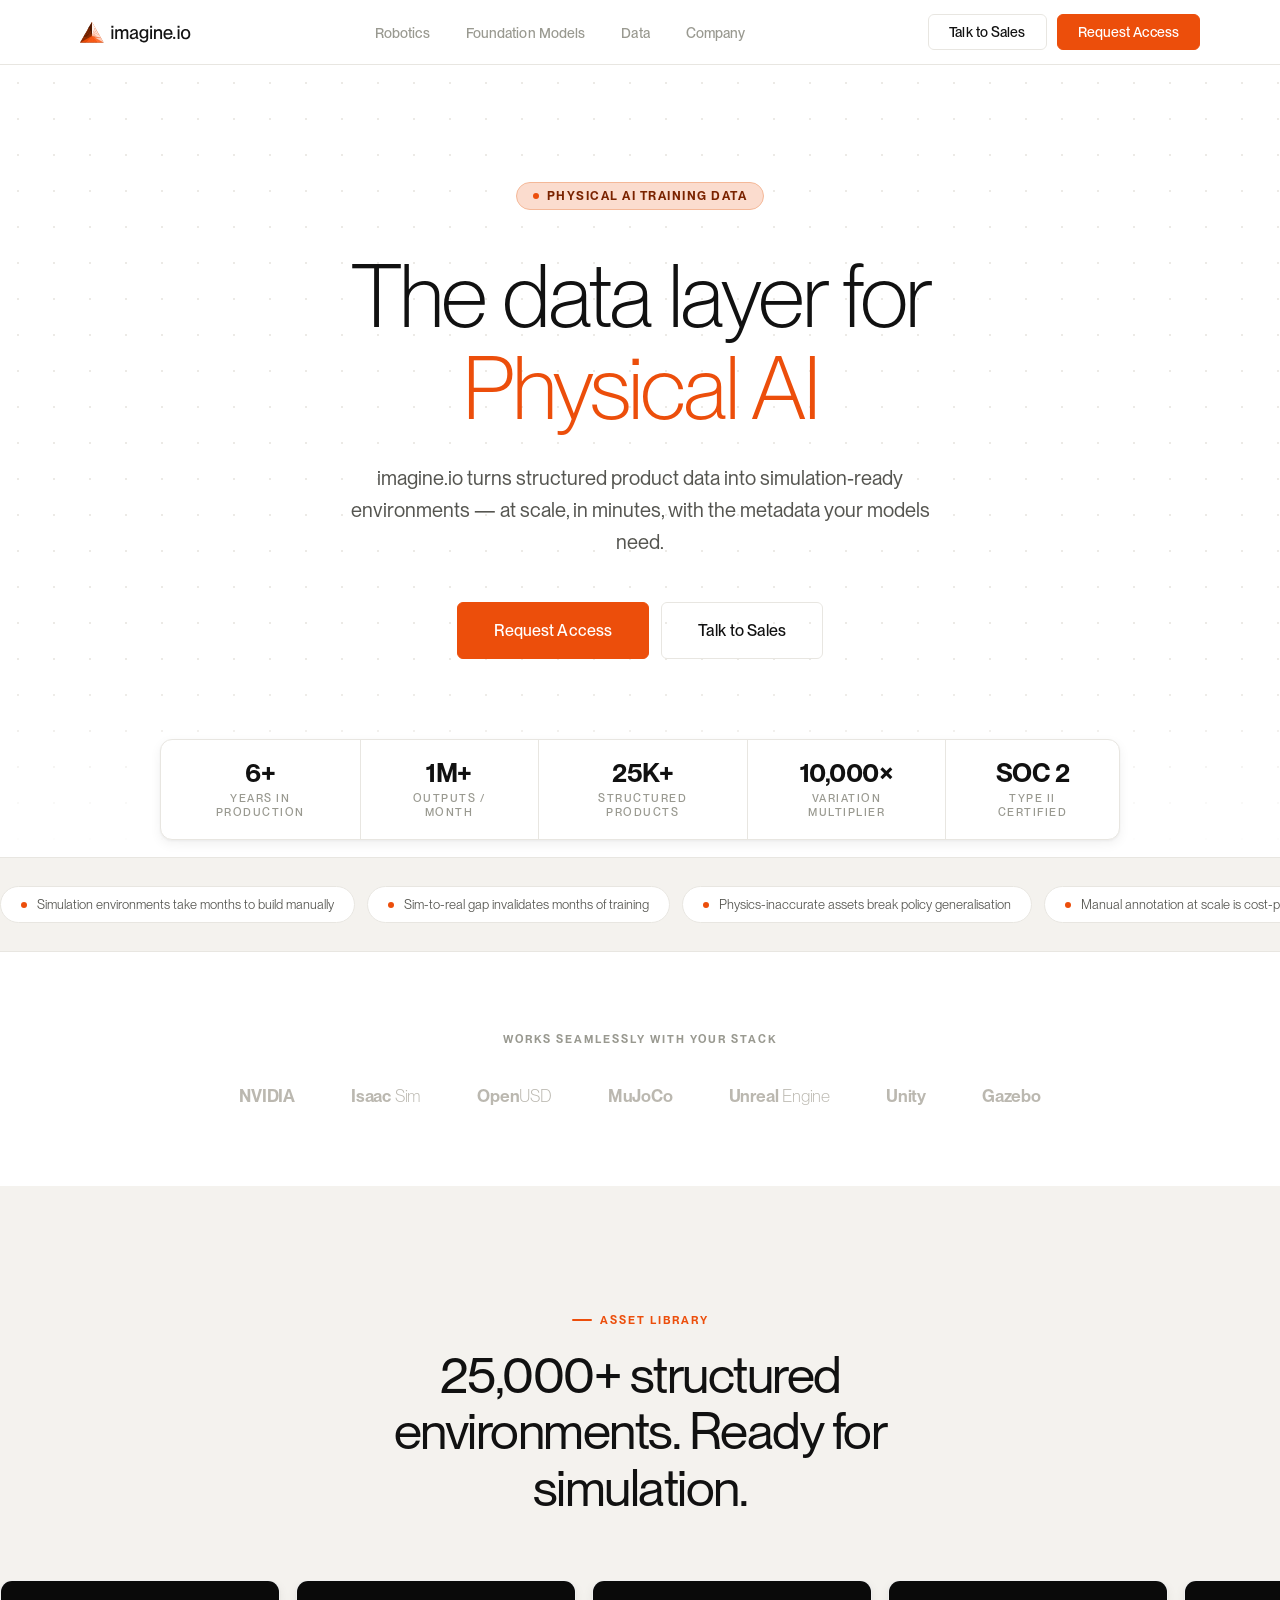
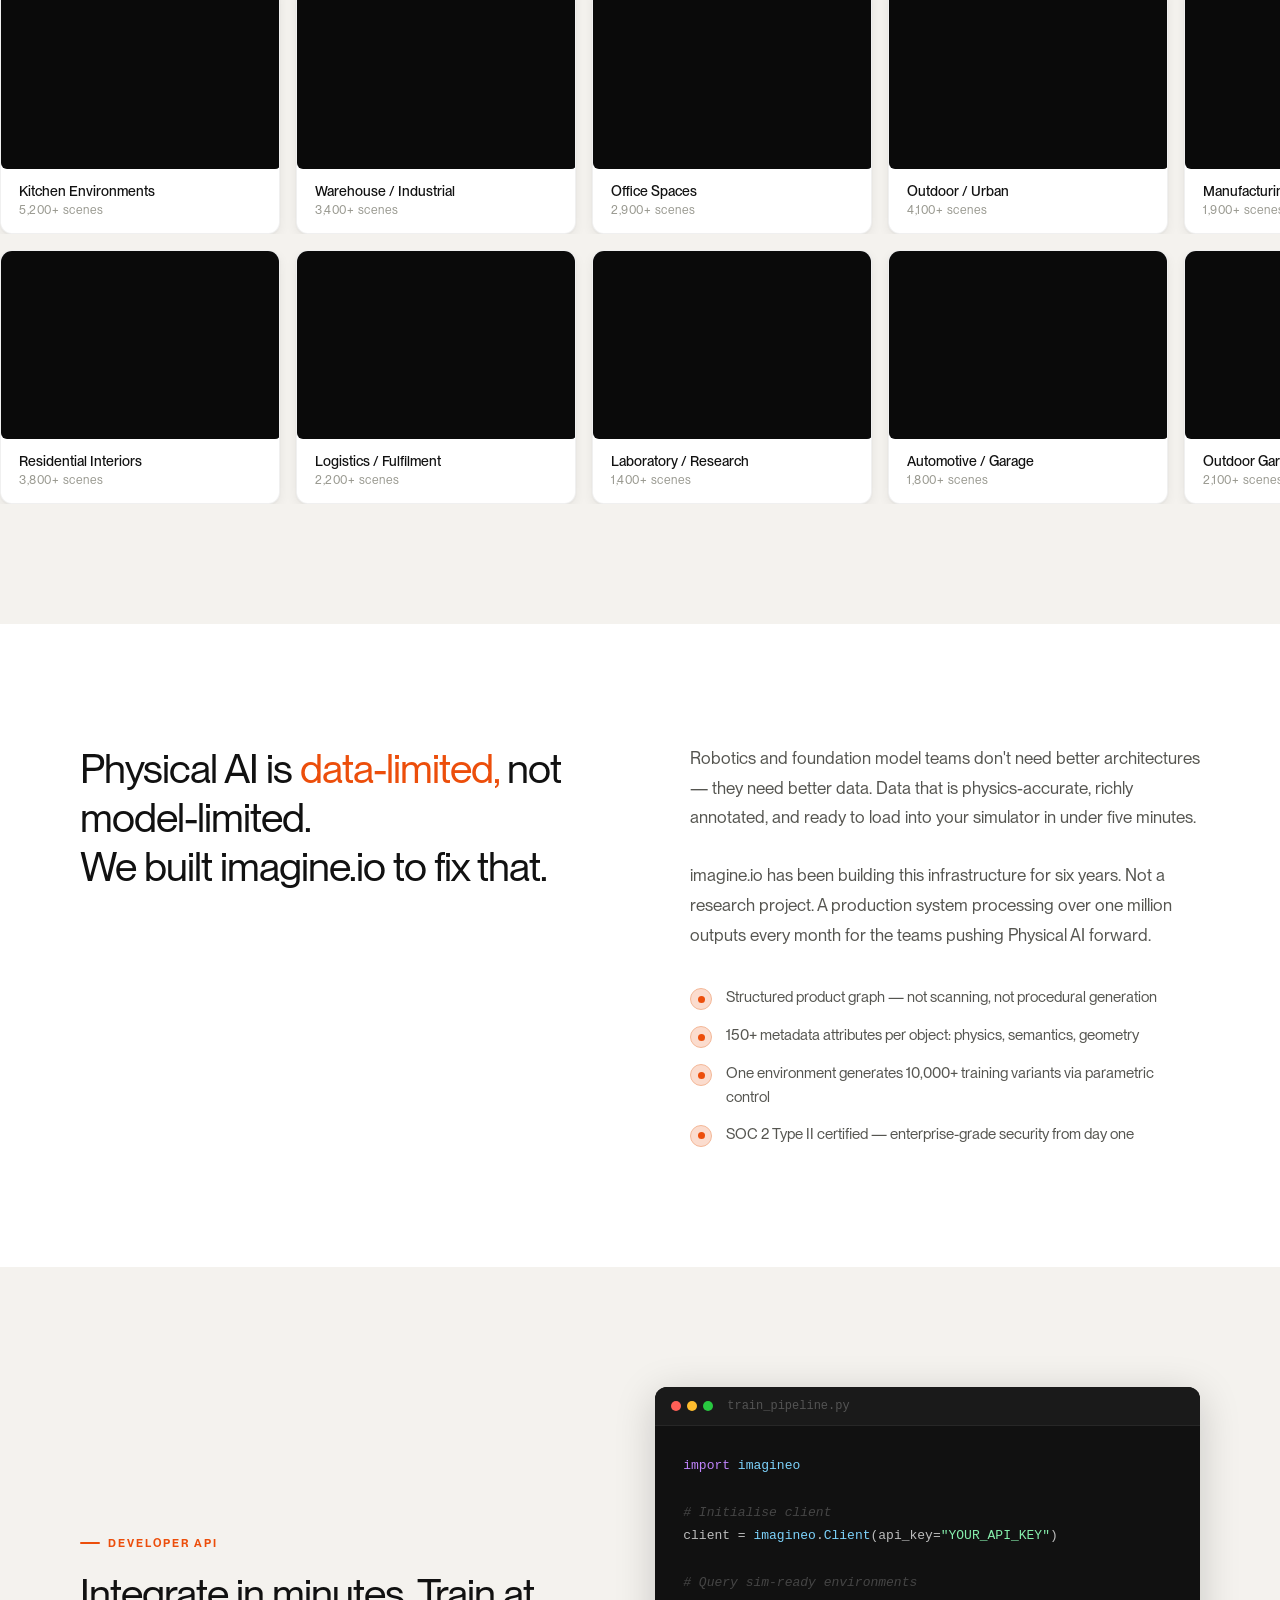
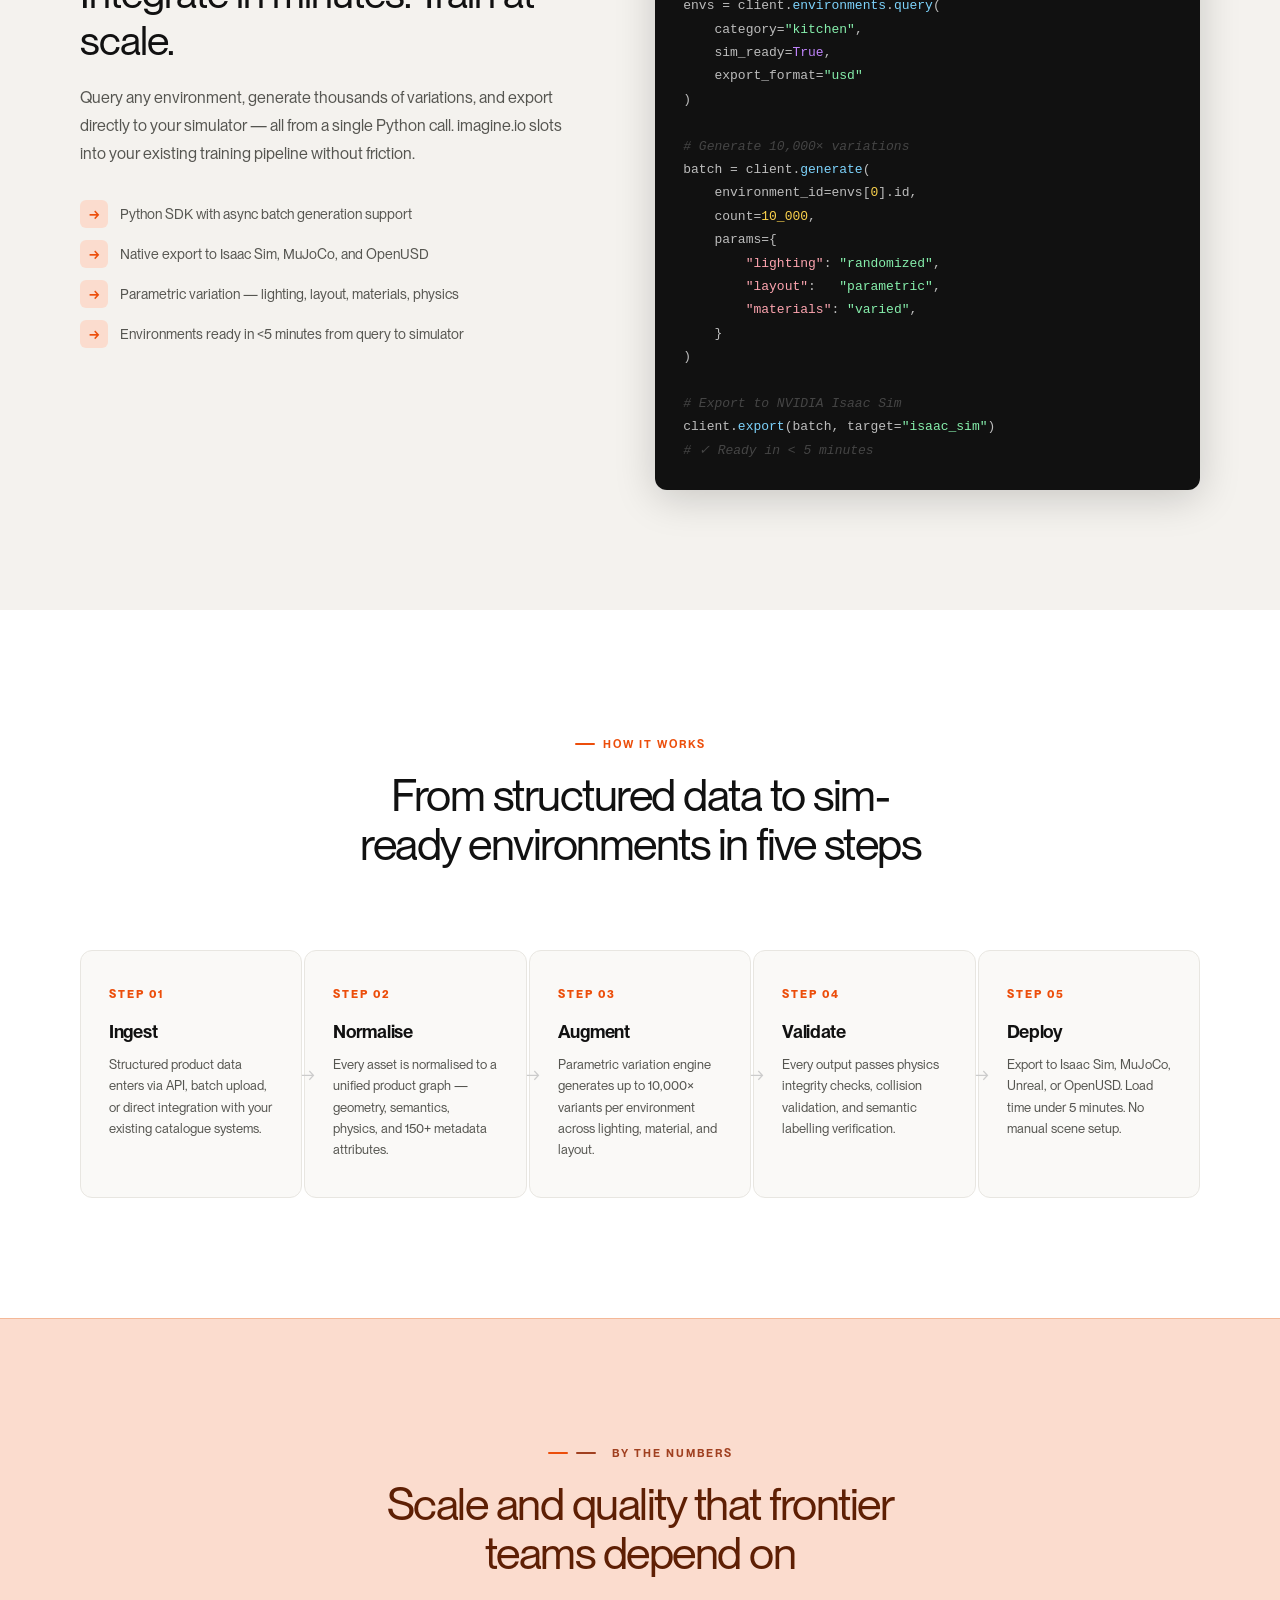
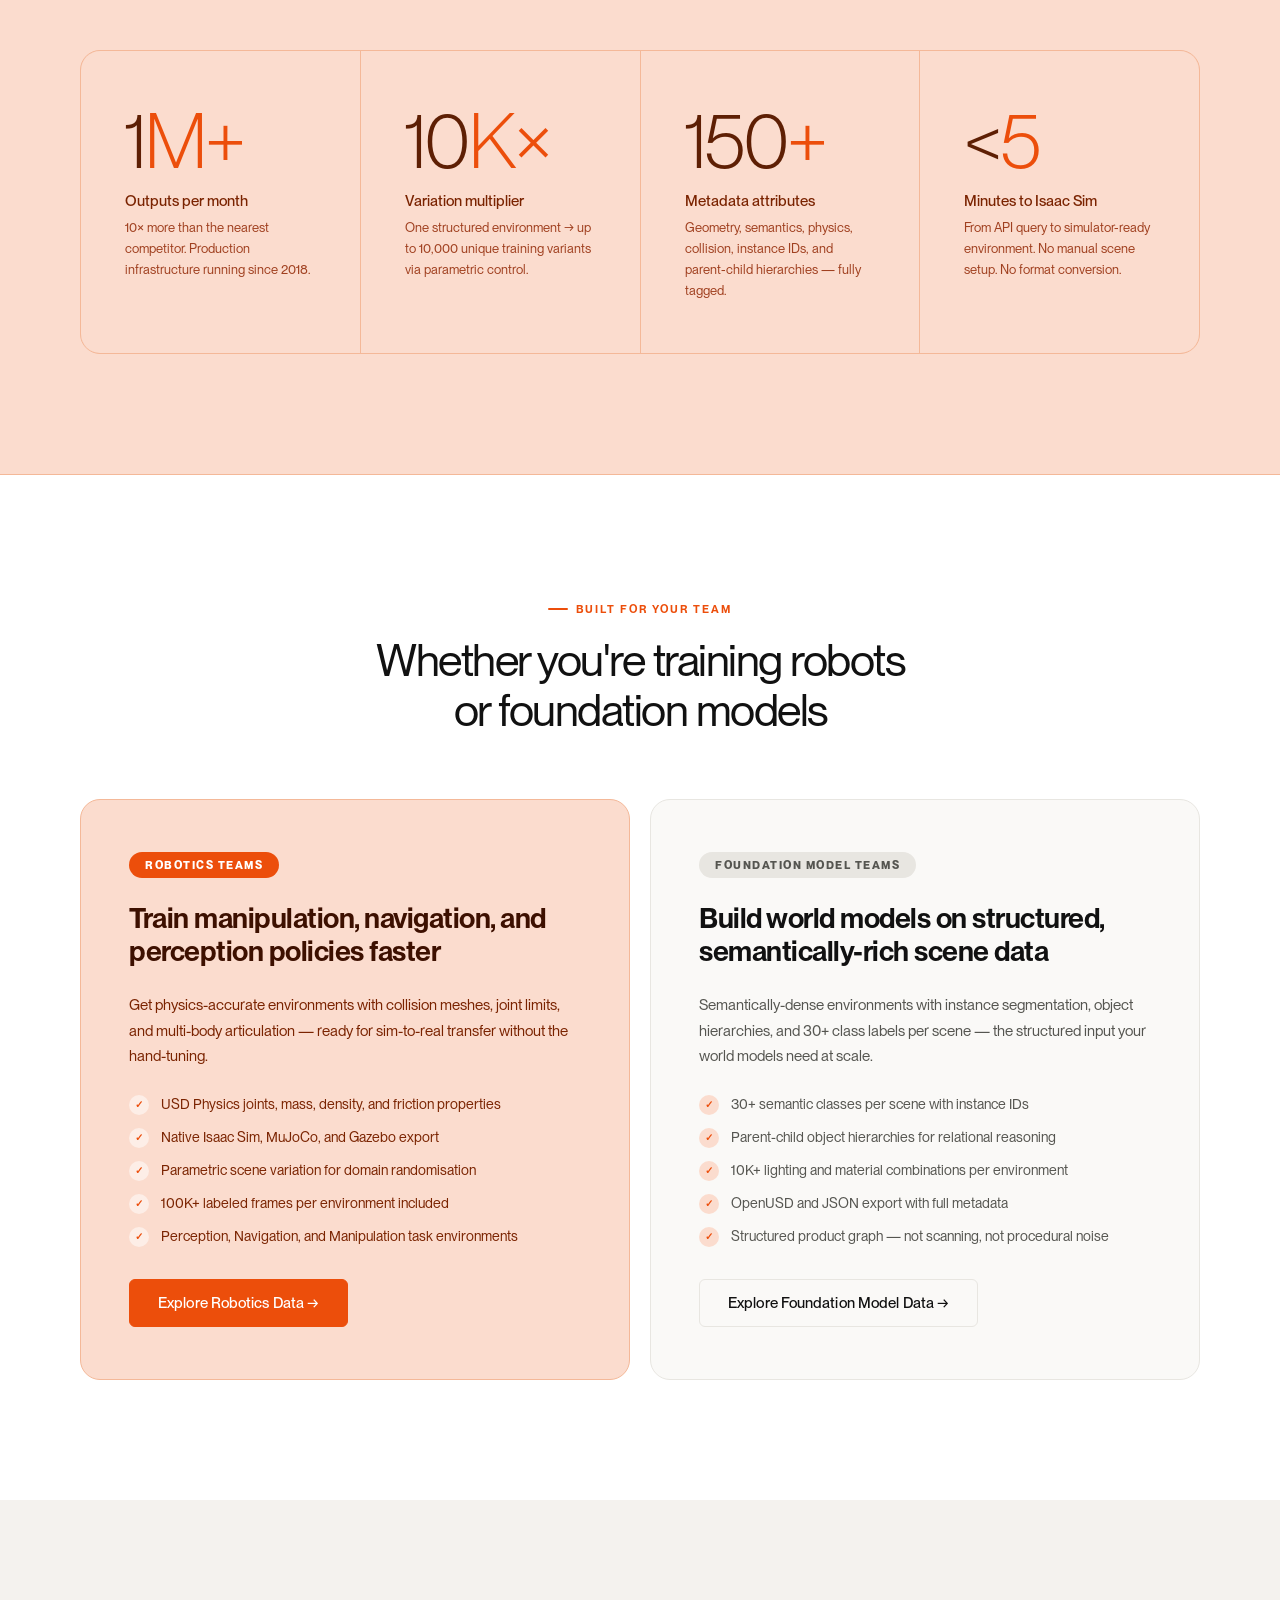
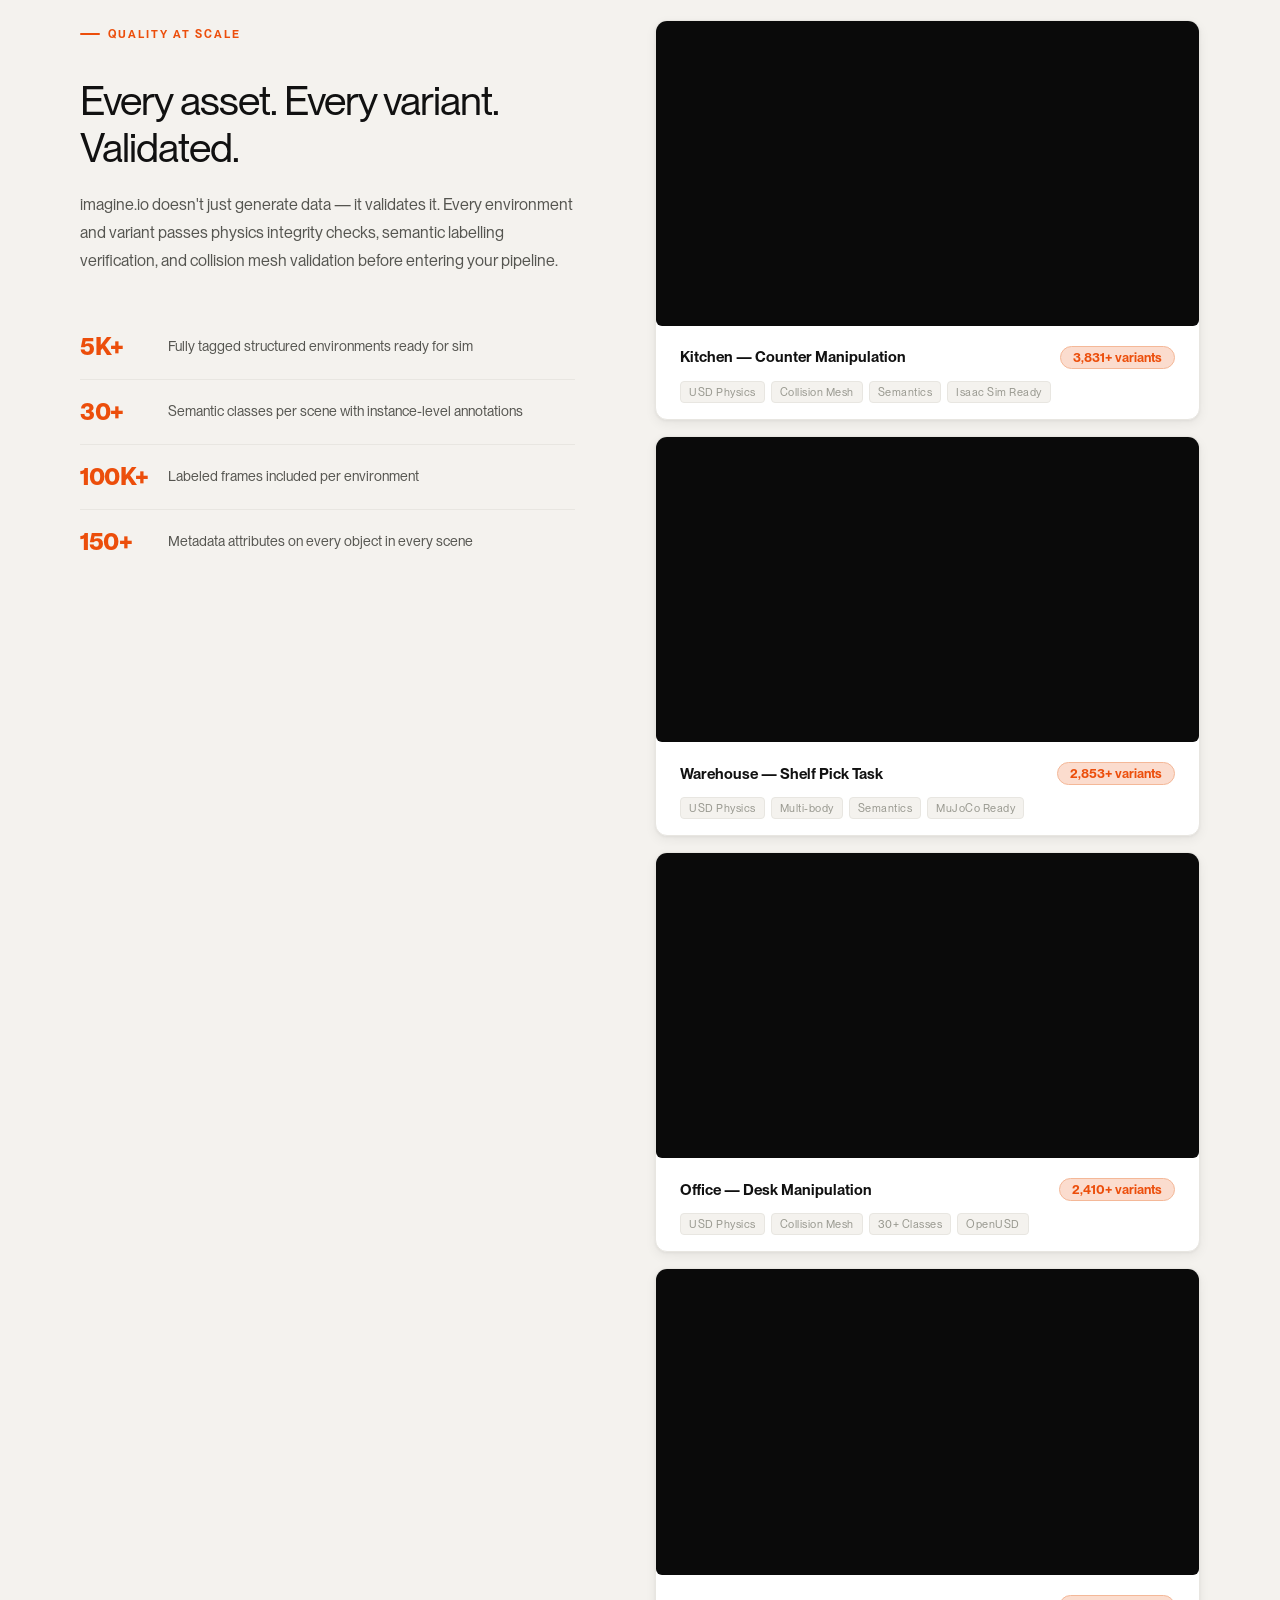
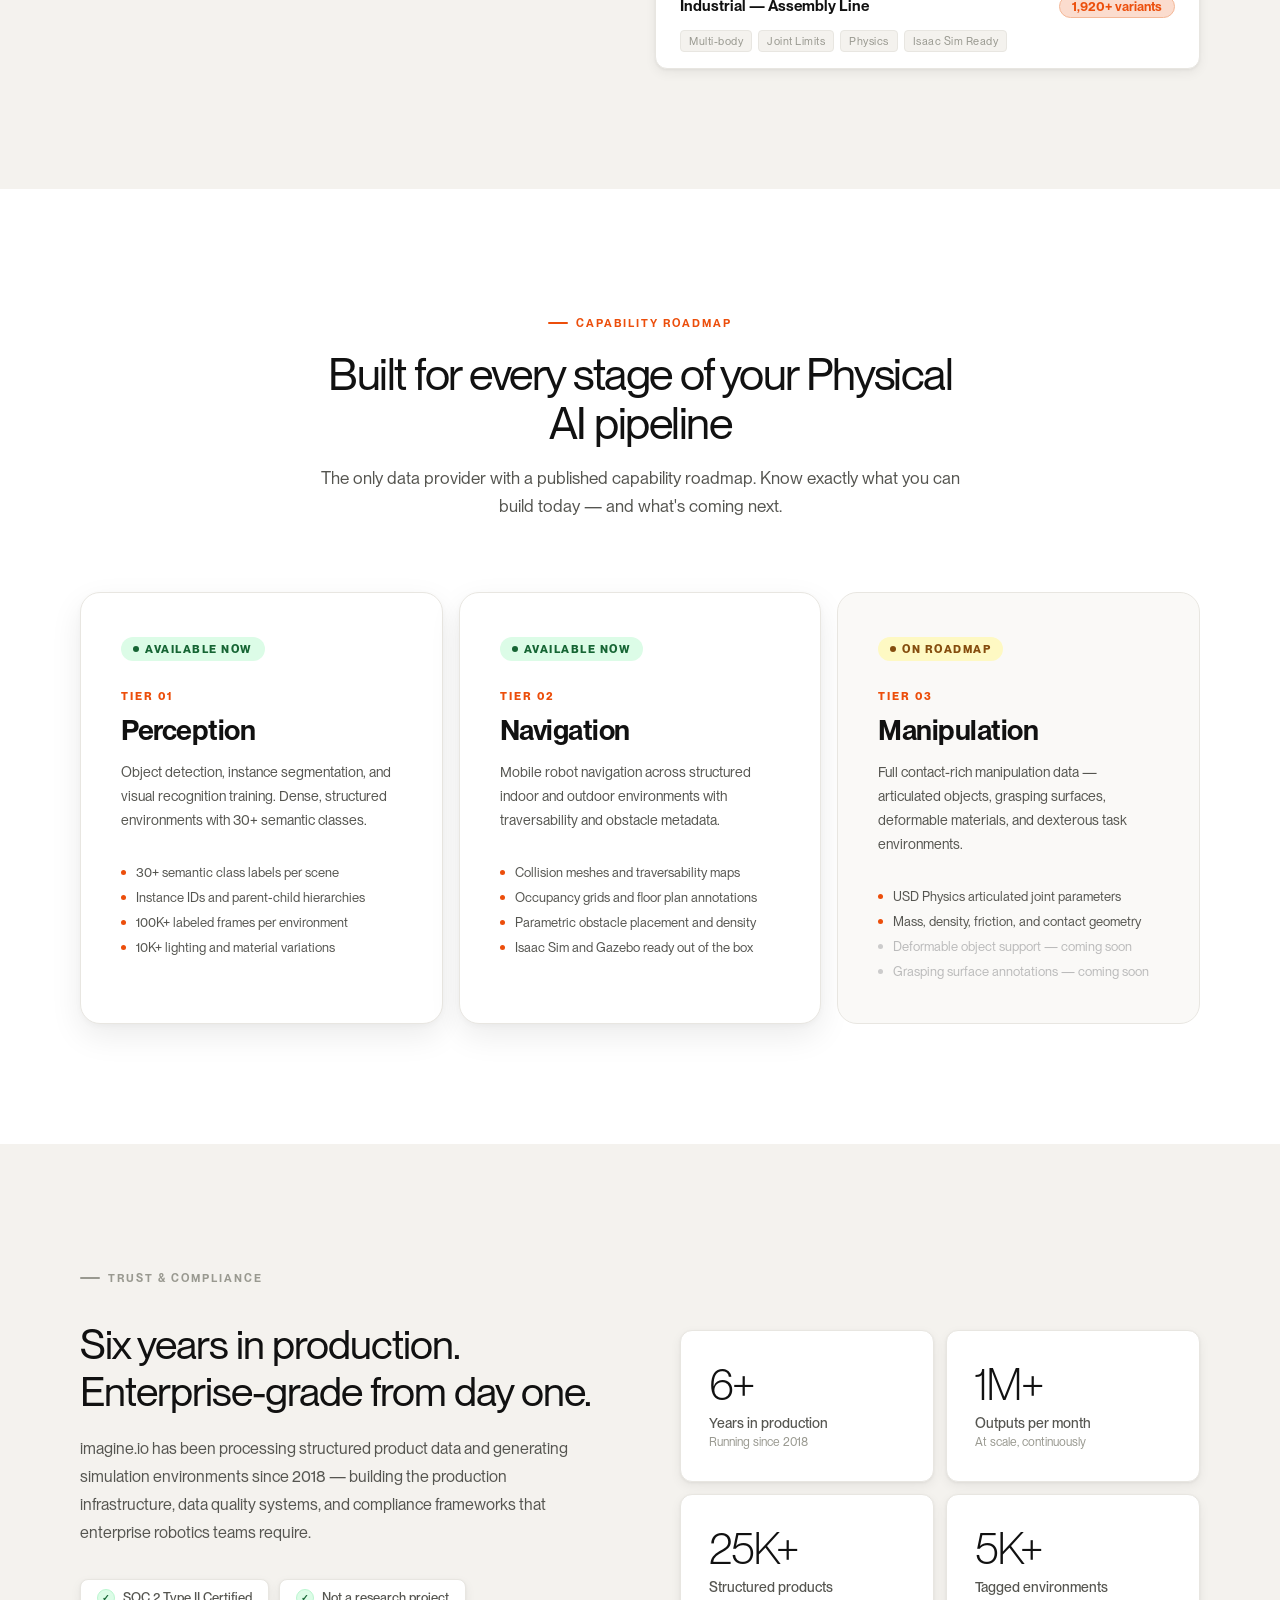
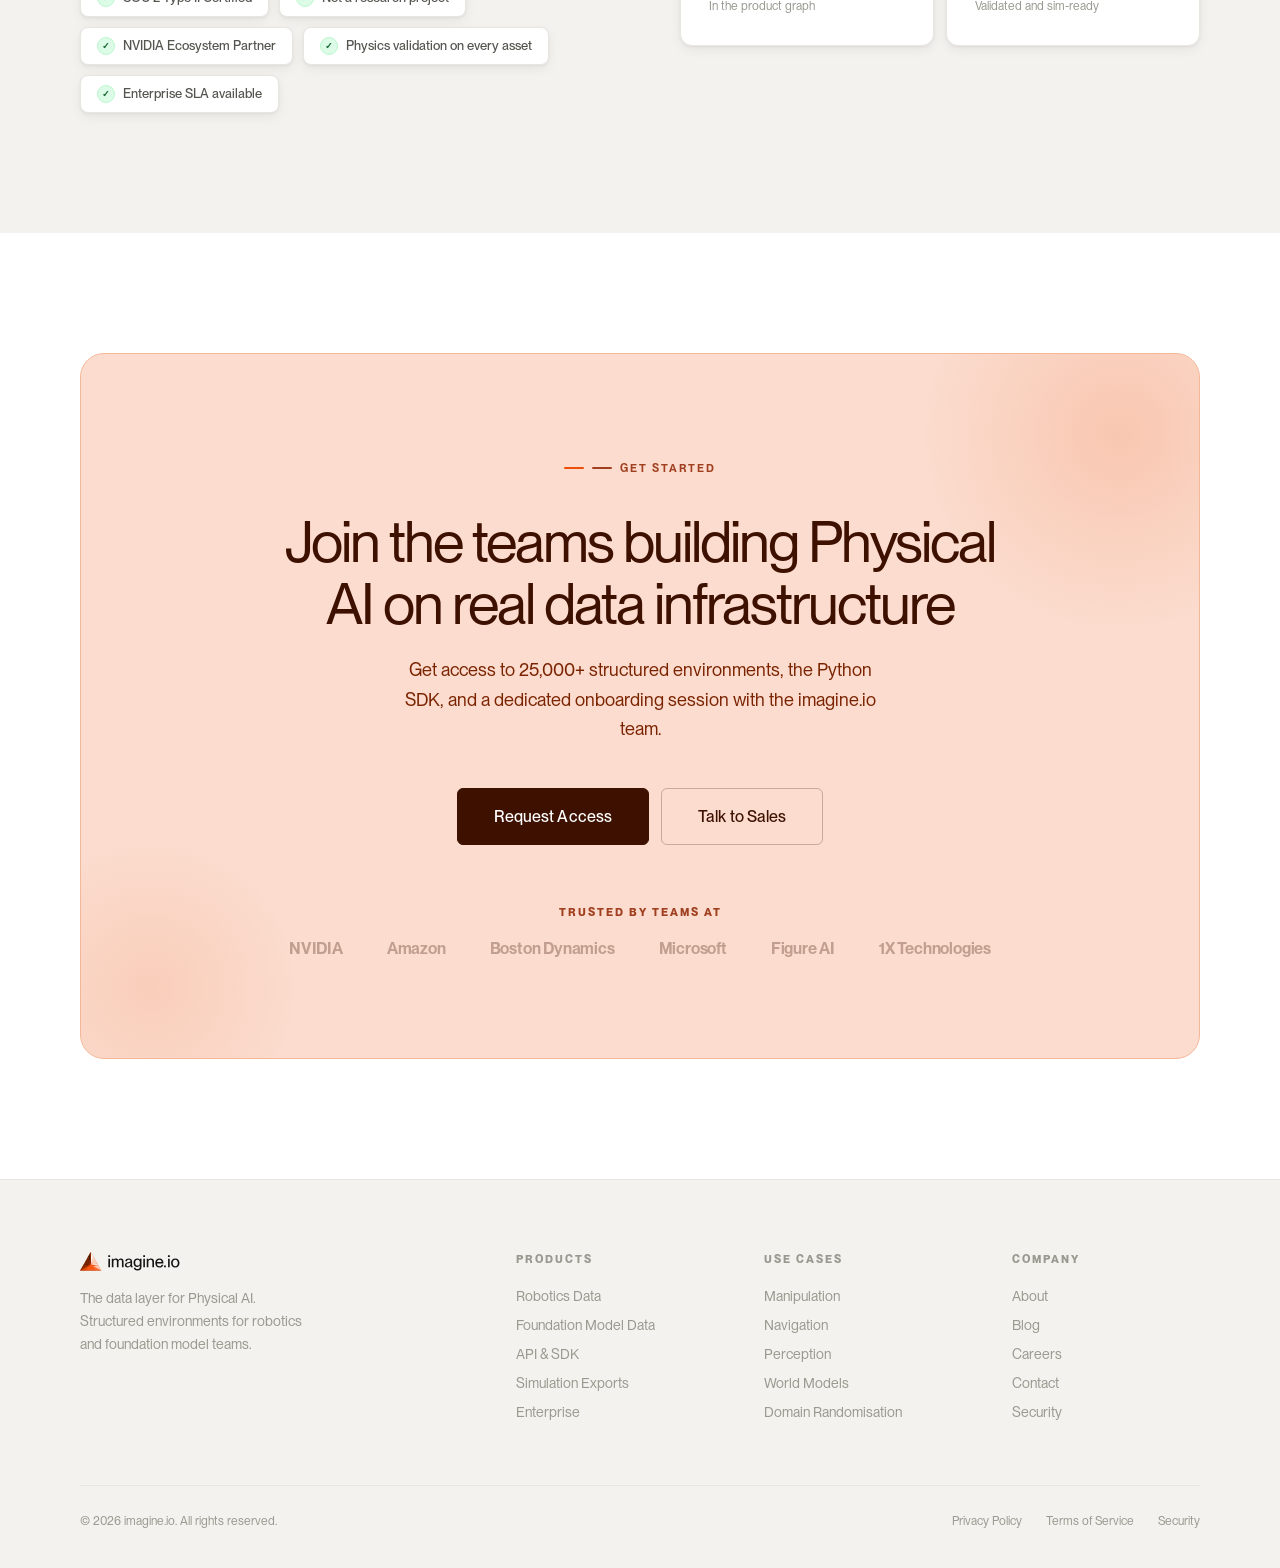
<file: outputs/homepage-v2.html>
<!DOCTYPE html>
<html lang="en">
<head>
  <meta charset="UTF-8">
  <meta name="viewport" content="width=device-width, initial-scale=1.0">
  <title>imagine.io — The data layer for Physical AI</title>
  <link rel="stylesheet" href="../tokens.css">
  <link rel="stylesheet" href="https://fonts.googleapis.com/css2?family=Material+Symbols+Outlined:opsz,wght,FILL,GRAD@24,400,0,0">
  <style>

    /* ═══════════════════════════════════════════════════════
       BASE
    ═══════════════════════════════════════════════════════ */
    *, *::before, *::after { box-sizing: border-box; margin: 0; padding: 0; }
    html { scroll-behavior: smooth; }

    :root {
      --bg:          #ffffff;
      --bg-warm:     #f4f2ee;
      --bg-subtle:   #faf9f7;
      --bg-papaya:   #fbdcce;   /* papaya-100 */
      --border:      #e8e6e1;
      --text-head:   #111111;
      --text-body:   #555550;
      --text-muted:  #999990;
      --accent:      #ec4e0b;
      --accent-dark: #bd3e09;
      --shadow-sm:   0 1px 3px rgba(0,0,0,0.05), 0 4px 12px rgba(0,0,0,0.06);
      --shadow-md:   0 2px 8px rgba(0,0,0,0.04), 0 12px 32px rgba(0,0,0,0.08);
      --radius-sm:   6px;
      --radius-md:   12px;
      --radius-lg:   20px;
      --section-y:   120px;
    }

    body {
      font-family: var(--font), sans-serif;
      background: var(--bg);
      color: var(--text-body);
      -webkit-font-smoothing: antialiased;
      overflow-x: hidden;
    }
    img, svg { display: block; max-width: 100%; }
    a { text-decoration: none; color: inherit; }
    ul { list-style: none; }

    /* ─── Container ─── */
    .wrap {
      max-width: 1280px;
      margin: 0 auto;
      padding: 0 80px;
    }

    /* ─── Buttons ─── */
    .btn {
      display: inline-flex;
      align-items: center;
      gap: 8px;
      padding: 14px 28px;
      border-radius: var(--radius-sm);
      font-family: var(--font), sans-serif;
      font-size: 15px;
      font-weight: 500;
      cursor: pointer;
      border: 1.5px solid transparent;
      transition: all 0.2s ease;
      white-space: nowrap;
      letter-spacing: 0.1px;
    }
    .btn-lg { padding: 18px 36px; font-size: 16px; }
    .btn-primary {
      background: var(--accent);
      color: #fff;
      border-color: var(--accent);
    }
    .btn-primary:hover { background: var(--accent-dark); border-color: var(--accent-dark); }
    .btn-ghost {
      background: transparent;
      color: var(--text-head);
      border-color: var(--border);
    }
    .btn-ghost:hover { border-color: #aaa; background: var(--bg-subtle); }
    .btn-ghost-light {
      background: transparent;
      color: var(--text-head);
      border-color: rgba(17,17,17,0.2);
    }
    .btn-ghost-light:hover { border-color: rgba(17,17,17,0.5); }

    /* ─── Section overline ─── */
    .kicker {
      display: inline-flex;
      align-items: center;
      gap: 8px;
      font-size: 11px;
      font-weight: 600;
      letter-spacing: 2px;
      text-transform: uppercase;
      color: var(--accent);
      margin-bottom: 20px;
    }
    .kicker::before {
      content: '';
      display: block;
      width: 20px;
      height: 2px;
      background: var(--accent);
      border-radius: 2px;
    }
    .kicker--muted { color: var(--text-muted); }
    .kicker--muted::before { background: var(--text-muted); }

    /* ─── Placeholder image ─── */
    .ph {
      background: #0a0a0a;
      border-radius: var(--radius-sm);
      display: block;
    }

    /* ─── Image label overlay helper ─── */
    .img-wrap { position: relative; overflow: hidden; border-radius: var(--radius-md); }
    .img-wrap .ph { border-radius: 0; }


    /* ═══════════════════════════════════════════════════════
       1. NAVBAR
    ═══════════════════════════════════════════════════════ */
    .nav {
      position: sticky;
      top: 0;
      z-index: 200;
      background: rgba(255,255,255,0.88);
      backdrop-filter: blur(16px);
      -webkit-backdrop-filter: blur(16px);
      border-bottom: 1px solid var(--border);
    }
    .nav__inner {
      display: flex;
      align-items: center;
      justify-content: space-between;
      height: 64px;
      gap: 40px;
    }
    .nav__logo img { height: 21px; width: auto; }
    .nav__links {
      display: flex;
      align-items: center;
      gap: 36px;
    }
    .nav__links a {
      font-size: 14px;
      font-weight: 500;
      color: var(--text-muted);
      letter-spacing: 0.1px;
      transition: color 0.15s;
    }
    .nav__links a:hover { color: var(--text-head); }
    .nav__cta {
      display: flex;
      align-items: center;
      gap: 10px;
    }
    .nav__cta .btn { padding: 9px 20px; font-size: 14px; }


    /* ═══════════════════════════════════════════════════════
       2. HERO
    ═══════════════════════════════════════════════════════ */
    .hero {
      min-height: 88vh;
      display: flex;
      flex-direction: column;
      align-items: center;
      justify-content: center;
      text-align: center;
      padding: 100px 80px 0;
      position: relative;
      overflow: hidden;
      background: var(--bg);
    }
    /* Dot-grid texture */
    .hero::before {
      content: '';
      position: absolute;
      inset: 0;
      background-image: radial-gradient(circle, #d4d0c8 1.2px, transparent 1.2px);
      background-size: 36px 36px;
      opacity: 0.45;
      pointer-events: none;
    }
    /* Bottom fade */
    .hero::after {
      content: '';
      position: absolute;
      bottom: 0;
      left: 0; right: 0;
      height: 180px;
      background: linear-gradient(to bottom, transparent, var(--bg));
      pointer-events: none;
    }
    .hero__content { position: relative; z-index: 1; max-width: 980px; }
    .hero__tag {
      display: inline-flex;
      align-items: center;
      gap: 8px;
      background: var(--bg-papaya);
      border: 1px solid #f4b898;
      border-radius: 100px;
      padding: 6px 16px;
      font-size: 12px;
      font-weight: 600;
      letter-spacing: 1.5px;
      text-transform: uppercase;
      color: #7a2300;
      margin-bottom: 40px;
    }
    .hero__tag-dot {
      width: 6px; height: 6px;
      border-radius: 50%;
      background: var(--accent);
    }
    .hero__h1 {
      font-size: clamp(56px, 7.5vw, 88px);
      font-weight: 300;
      line-height: 1.04;
      letter-spacing: -3px;
      color: var(--text-head);
      margin-bottom: 28px;
    }
    .hero__h1 em {
      font-style: normal;
      color: var(--accent);
    }
    .hero__sub {
      font-size: 20px;
      font-weight: 400;
      line-height: 1.6;
      color: var(--text-body);
      max-width: 580px;
      margin: 0 auto 44px;
    }
    .hero__cta {
      display: flex;
      align-items: center;
      justify-content: center;
      gap: 12px;
      margin-bottom: 80px;
    }
    /* Stats strip */
    .hero__stats {
      display: flex;
      align-items: center;
      justify-content: center;
      gap: 0;
      border: 1px solid var(--border);
      border-radius: var(--radius-md);
      background: var(--bg);
      overflow: hidden;
      box-shadow: var(--shadow-sm);
      position: relative;
      z-index: 1;
    }
    .hero__stat {
      padding: 20px 40px;
      border-right: 1px solid var(--border);
      text-align: center;
    }
    .hero__stat:last-child { border-right: none; }
    .hero__stat-val {
      font-size: 26px;
      font-weight: 600;
      color: var(--text-head);
      letter-spacing: -0.5px;
      line-height: 1;
      margin-bottom: 5px;
    }
    .hero__stat-lbl {
      font-size: 11px;
      font-weight: 500;
      letter-spacing: 1.5px;
      text-transform: uppercase;
      color: var(--text-muted);
    }


    /* ═══════════════════════════════════════════════════════
       3. PAIN MARQUEE
    ═══════════════════════════════════════════════════════ */
    .pain {
      background: var(--bg-warm);
      padding: 28px 0;
      border-top: 1px solid var(--border);
      border-bottom: 1px solid var(--border);
      overflow: hidden;
    }
    .pain__track-wrap {
      display: flex;
      overflow: hidden;
    }
    .pain__track {
      display: flex;
      gap: 12px;
      animation: roll-left 55s linear infinite;
      will-change: transform;
      flex-shrink: 0;
    }
    .pain__pill {
      display: inline-flex;
      align-items: center;
      gap: 10px;
      background: var(--bg);
      border: 1px solid var(--border);
      border-radius: 100px;
      padding: 10px 20px;
      font-size: 13px;
      font-weight: 450;
      color: var(--text-body);
      white-space: nowrap;
      flex-shrink: 0;
    }
    .pain__dot {
      width: 6px; height: 6px;
      border-radius: 50%;
      background: var(--accent);
      flex-shrink: 0;
    }
    @keyframes roll-left {
      from { transform: translateX(0); }
      to   { transform: translateX(-50%); }
    }


    /* ═══════════════════════════════════════════════════════
       4. SOCIAL PROOF
    ═══════════════════════════════════════════════════════ */
    .proof {
      background: var(--bg);
      padding: 80px 0;
    }
    .proof__label {
      text-align: center;
      font-size: 11px;
      font-weight: 600;
      letter-spacing: 2px;
      text-transform: uppercase;
      color: var(--text-muted);
      margin-bottom: 40px;
    }
    .proof__logos {
      display: flex;
      align-items: center;
      justify-content: center;
      gap: 56px;
      flex-wrap: wrap;
    }
    .proof__logo {
      font-size: 17px;
      font-weight: 600;
      color: #bbb8b0;
      letter-spacing: -0.2px;
      transition: color 0.2s;
    }
    .proof__logo:hover { color: #888; }
    .proof__logo span { font-weight: 300; }


    /* ═══════════════════════════════════════════════════════
       5. ASSET SHOWCASE MARQUEE
    ═══════════════════════════════════════════════════════ */
    .showcase {
      background: var(--bg-warm);
      padding: var(--section-y) 0;
      overflow: hidden;
    }
    .showcase__header {
      text-align: center;
      margin-bottom: 64px;
      padding: 0 80px;
    }
    .showcase__h2 {
      font-size: clamp(36px, 4vw, 52px);
      font-weight: 400;
      letter-spacing: -1.5px;
      color: var(--text-head);
      max-width: 640px;
      margin: 0 auto;
      line-height: 1.1;
    }
    .showcase__rows {
      display: flex;
      flex-direction: column;
      gap: 16px;
    }
    .mq {
      display: flex;
      overflow: hidden;
      gap: 0;
    }
    .mq__track {
      display: flex;
      gap: 16px;
      flex-shrink: 0;
      animation: roll-left 38s linear infinite;
      will-change: transform;
    }
    .mq__track--rev {
      animation: roll-right 42s linear infinite;
    }
    @keyframes roll-right {
      from { transform: translateX(-50%); }
      to   { transform: translateX(0); }
    }
    .asset-card {
      flex-shrink: 0;
      width: 280px;
      background: var(--bg);
      border-radius: var(--radius-md);
      overflow: hidden;
      border: 1px solid rgba(0,0,0,0.06);
      box-shadow: var(--shadow-sm);
    }
    .asset-card__img {
      width: 280px;
      height: 188px;
      background: #0a0a0a;
      display: block;
    }
    .asset-card__body {
      padding: 14px 18px 16px;
    }
    .asset-card__label {
      font-size: 14px;
      font-weight: 500;
      color: var(--text-head);
      margin-bottom: 4px;
    }
    .asset-card__count {
      font-size: 12px;
      color: var(--text-muted);
      letter-spacing: 0.5px;
    }


    /* ═══════════════════════════════════════════════════════
       6. MISSION
    ═══════════════════════════════════════════════════════ */
    .mission {
      background: var(--bg);
      padding: var(--section-y) 0;
    }
    .mission__inner {
      display: grid;
      grid-template-columns: 1fr 1fr;
      gap: 100px;
      align-items: start;
    }
    .mission__quote {
      font-size: clamp(32px, 3.2vw, 44px);
      font-weight: 400;
      line-height: 1.2;
      letter-spacing: -1px;
      color: var(--text-head);
      position: sticky;
      top: 100px;
    }
    .mission__quote em {
      font-style: normal;
      color: var(--accent);
    }
    .mission__right { display: flex; flex-direction: column; gap: 28px; }
    .mission__p {
      font-size: 17px;
      line-height: 1.75;
      color: var(--text-body);
    }
    .mission__list {
      display: flex;
      flex-direction: column;
      gap: 14px;
      margin-top: 8px;
    }
    .mission__item {
      display: flex;
      align-items: flex-start;
      gap: 14px;
      font-size: 15px;
      color: var(--text-body);
      line-height: 1.55;
    }
    .mission__item-dot {
      width: 22px; height: 22px;
      background: var(--bg-papaya);
      border: 1px solid #f4b898;
      border-radius: 50%;
      display: flex; align-items: center; justify-content: center;
      flex-shrink: 0;
      margin-top: 2px;
    }
    .mission__item-dot::after {
      content: '';
      width: 7px; height: 7px;
      border-radius: 50%;
      background: var(--accent);
    }


    /* ═══════════════════════════════════════════════════════
       7. CODE DEMO
    ═══════════════════════════════════════════════════════ */
    .code-sec {
      background: var(--bg-warm);
      padding: var(--section-y) 0;
    }
    .code-sec__inner {
      display: grid;
      grid-template-columns: 1fr 1.1fr;
      gap: 80px;
      align-items: center;
    }
    .code-sec__h2 {
      font-size: clamp(32px, 3.2vw, 44px);
      font-weight: 400;
      letter-spacing: -1px;
      color: var(--text-head);
      line-height: 1.15;
      margin-bottom: 20px;
    }
    .code-sec__p {
      font-size: 16px;
      line-height: 1.75;
      color: var(--text-body);
      margin-bottom: 32px;
    }
    .code-feats { display: flex; flex-direction: column; gap: 12px; }
    .code-feat {
      display: flex;
      align-items: center;
      gap: 12px;
      font-size: 14px;
      color: var(--text-body);
    }
    .code-feat-icon {
      width: 28px; height: 28px;
      background: var(--bg-papaya);
      border-radius: 6px;
      display: flex; align-items: center; justify-content: center;
      flex-shrink: 0;
      font-size: 14px;
      color: var(--accent);
      font-weight: 700;
    }
    /* Code block */
    .codeblock {
      background: #111;
      border-radius: var(--radius-md);
      overflow: hidden;
      box-shadow: 0 8px 40px rgba(0,0,0,0.18);
    }
    .codeblock__bar {
      display: flex;
      align-items: center;
      gap: 6px;
      padding: 12px 16px;
      background: #1a1a1a;
      border-bottom: 1px solid rgba(255,255,255,0.06);
    }
    .codeblock__btn {
      width: 10px; height: 10px; border-radius: 50%;
    }
    .codeblock__btn--r { background: #ff5f57; }
    .codeblock__btn--a { background: #febc2e; }
    .codeblock__btn--g { background: #28c840; }
    .codeblock__fn {
      margin-left: 8px;
      font-size: 12px;
      color: rgba(255,255,255,0.25);
      font-family: 'SF Mono', 'Fira Code', monospace;
    }
    .codeblock pre {
      padding: 28px 28px;
      font-family: 'SF Mono', 'IBM Plex Mono', 'Fira Code', monospace;
      font-size: 13px;
      line-height: 1.8;
      color: rgba(255,255,255,0.72);
      overflow-x: auto;
      white-space: pre;
    }
    .t-kw  { color: #c084fc; }
    .t-str { color: #86efac; }
    .t-cmt { color: rgba(255,255,255,0.22); font-style: italic; }
    .t-fn  { color: #7dd3fc; }
    .t-num { color: #fcd34d; }
    .t-key { color: #fda4af; }


    /* ═══════════════════════════════════════════════════════
       8. PIPELINE
    ═══════════════════════════════════════════════════════ */
    .pipeline {
      background: var(--bg);
      padding: var(--section-y) 0;
    }
    .pipeline__hd {
      text-align: center;
      margin-bottom: 80px;
    }
    .pipeline__h2 {
      font-size: clamp(32px, 3.5vw, 48px);
      font-weight: 400;
      letter-spacing: -1.5px;
      color: var(--text-head);
      max-width: 560px;
      margin: 0 auto;
      line-height: 1.1;
    }
    .pipeline__grid {
      display: grid;
      grid-template-columns: repeat(5, 1fr);
      gap: 2px;
      position: relative;
    }
    .pipeline__step {
      background: var(--bg-subtle);
      border: 1px solid var(--border);
      border-radius: var(--radius-md);
      padding: 36px 28px;
      position: relative;
    }
    .pipeline__step:not(:last-child)::after {
      content: '→';
      position: absolute;
      right: -14px;
      top: 50%;
      transform: translateY(-50%);
      font-size: 18px;
      color: #ccc;
      z-index: 2;
    }
    .pipeline__num {
      font-size: 11px;
      font-weight: 700;
      letter-spacing: 2px;
      text-transform: uppercase;
      color: var(--accent);
      margin-bottom: 20px;
    }
    .pipeline__title {
      font-size: 18px;
      font-weight: 600;
      color: var(--text-head);
      margin-bottom: 12px;
      letter-spacing: -0.3px;
    }
    .pipeline__desc {
      font-size: 13px;
      line-height: 1.65;
      color: var(--text-body);
    }


    /* ═══════════════════════════════════════════════════════
       9. STATS
    ═══════════════════════════════════════════════════════ */
    .stats {
      background: var(--bg-papaya);
      padding: var(--section-y) 0;
      border-top: 1px solid #f4b898;
      border-bottom: 1px solid #f4b898;
    }
    .stats__header {
      text-align: center;
      margin-bottom: 72px;
    }
    .stats__h2 {
      font-size: clamp(32px, 3.5vw, 48px);
      font-weight: 400;
      letter-spacing: -1.5px;
      color: #5e1f04;
      max-width: 560px;
      margin: 0 auto;
      line-height: 1.1;
    }
    .stats__grid {
      display: grid;
      grid-template-columns: repeat(4, 1fr);
      gap: 1px;
      background: #f4b898;
      border: 1px solid #f4b898;
      border-radius: var(--radius-lg);
      overflow: hidden;
    }
    .stat-cell {
      background: var(--bg-papaya);
      padding: 52px 44px;
      position: relative;
    }
    .stat-cell__num {
      font-size: clamp(52px, 6vw, 80px);
      font-weight: 300;
      letter-spacing: -3px;
      color: #5e1f04;
      line-height: 1;
      margin-bottom: 12px;
    }
    .stat-cell__num em {
      font-style: normal;
      color: var(--accent);
    }
    .stat-cell__label {
      font-size: 15px;
      font-weight: 500;
      color: #7a2300;
      margin-bottom: 8px;
    }
    .stat-cell__desc {
      font-size: 13px;
      line-height: 1.6;
      color: #a04020;
    }


    /* ═══════════════════════════════════════════════════════
       10. USE CASE SPLIT
    ═══════════════════════════════════════════════════════ */
    .usecase {
      background: var(--bg);
      padding: var(--section-y) 0;
    }
    .usecase__hd {
      text-align: center;
      margin-bottom: 64px;
    }
    .usecase__h2 {
      font-size: clamp(32px, 3.5vw, 48px);
      font-weight: 400;
      letter-spacing: -1.5px;
      color: var(--text-head);
      max-width: 560px;
      margin: 0 auto;
      line-height: 1.1;
    }
    .usecase__split {
      display: grid;
      grid-template-columns: 1fr 1fr;
      gap: 20px;
    }
    .uc-panel {
      border-radius: var(--radius-lg);
      padding: 52px 48px;
      border: 1px solid var(--border);
      display: flex;
      flex-direction: column;
      gap: 24px;
    }
    .uc-panel--accent {
      background: var(--bg-papaya);
      border-color: #f4b898;
    }
    .uc-panel--plain { background: var(--bg-subtle); }
    .uc-badge {
      display: inline-flex;
      align-items: center;
      gap: 8px;
      border-radius: 100px;
      padding: 6px 16px;
      font-size: 11px;
      font-weight: 700;
      letter-spacing: 1.5px;
      text-transform: uppercase;
      width: fit-content;
    }
    .uc-badge--accent { background: var(--accent); color: #fff; }
    .uc-badge--plain { background: var(--border); color: var(--text-body); }
    .uc-title {
      font-size: 28px;
      font-weight: 600;
      letter-spacing: -0.5px;
      line-height: 1.2;
    }
    .uc-panel--accent .uc-title { color: #3d1000; }
    .uc-panel--plain .uc-title { color: var(--text-head); }
    .uc-desc {
      font-size: 15px;
      line-height: 1.7;
    }
    .uc-panel--accent .uc-desc { color: #7a2300; }
    .uc-panel--plain .uc-desc { color: var(--text-body); }
    .uc-list { display: flex; flex-direction: column; gap: 12px; }
    .uc-item {
      display: flex;
      align-items: flex-start;
      gap: 12px;
      font-size: 14px;
      line-height: 1.5;
    }
    .uc-panel--accent .uc-item { color: #7a2300; }
    .uc-panel--plain .uc-item { color: var(--text-body); }
    .uc-check {
      width: 20px; height: 20px;
      border-radius: 50%;
      display: flex; align-items: center; justify-content: center;
      font-size: 10px;
      font-weight: 800;
      flex-shrink: 0;
      margin-top: 1px;
    }
    .uc-panel--accent .uc-check { background: rgba(255,255,255,0.5); color: var(--accent); }
    .uc-panel--plain .uc-check { background: var(--bg-papaya); color: var(--accent); }
    .uc-cta { margin-top: auto; padding-top: 8px; }


    /* ═══════════════════════════════════════════════════════
       11. VALIDATION SHOWCASE
    ═══════════════════════════════════════════════════════ */
    .validation {
      background: var(--bg-warm);
      padding: var(--section-y) 0;
    }
    .validation__inner {
      display: grid;
      grid-template-columns: 1fr 1.1fr;
      gap: 80px;
      align-items: start;
    }
    .validation__sticky {
      position: sticky;
      top: 100px;
    }
    .validation__h2 {
      font-size: clamp(32px, 3.2vw, 44px);
      font-weight: 400;
      letter-spacing: -1px;
      color: var(--text-head);
      margin: 16px 0 20px;
      line-height: 1.15;
    }
    .validation__p {
      font-size: 16px;
      line-height: 1.75;
      color: var(--text-body);
      margin-bottom: 40px;
    }
    .v-stats { display: flex; flex-direction: column; gap: 0; }
    .v-stat {
      display: grid;
      grid-template-columns: 72px 1fr;
      gap: 16px;
      align-items: center;
      padding: 20px 0;
      border-bottom: 1px solid var(--border);
    }
    .v-stat:last-child { border-bottom: none; }
    .v-stat__num {
      font-size: 24px;
      font-weight: 700;
      color: var(--accent);
      letter-spacing: -0.5px;
      line-height: 1;
    }
    .v-stat__txt {
      font-size: 14px;
      color: var(--text-body);
      line-height: 1.5;
    }
    /* Cards column */
    .validation__cards {
      display: flex;
      flex-direction: column;
      gap: 16px;
    }
    .v-card {
      background: var(--bg);
      border-radius: var(--radius-md);
      overflow: hidden;
      border: 1px solid var(--border);
      box-shadow: var(--shadow-sm);
    }
    .v-card__img {
      width: 100%;
      aspect-ratio: 16/9;
      background: #0a0a0a;
    }
    .v-card__body { padding: 20px 24px 16px; }
    .v-card__row {
      display: flex;
      align-items: center;
      justify-content: space-between;
      margin-bottom: 12px;
    }
    .v-card__label {
      font-size: 15px;
      font-weight: 600;
      color: var(--text-head);
    }
    .v-card__count {
      font-size: 13px;
      font-weight: 600;
      color: var(--accent);
      background: var(--bg-papaya);
      border: 1px solid #f4b898;
      border-radius: 100px;
      padding: 3px 12px;
    }
    .v-card__tags { display: flex; gap: 6px; flex-wrap: wrap; }
    .v-tag {
      font-size: 11px;
      color: var(--text-muted);
      background: var(--bg-warm);
      border: 1px solid var(--border);
      border-radius: 4px;
      padding: 3px 8px;
      letter-spacing: 0.5px;
    }


    /* ═══════════════════════════════════════════════════════
       12. APPLICATION TIERS
    ═══════════════════════════════════════════════════════ */
    .tiers {
      background: var(--bg);
      padding: var(--section-y) 0;
    }
    .tiers__hd {
      max-width: 640px;
      margin: 0 auto 72px;
      text-align: center;
    }
    .tiers__h2 {
      font-size: clamp(32px, 3.5vw, 48px);
      font-weight: 400;
      letter-spacing: -1.5px;
      color: var(--text-head);
      line-height: 1.1;
      margin-bottom: 16px;
    }
    .tiers__sub {
      font-size: 17px;
      color: var(--text-body);
      line-height: 1.65;
    }
    .tiers__grid {
      display: grid;
      grid-template-columns: repeat(3, 1fr);
      gap: 16px;
    }
    .tier {
      border: 1px solid var(--border);
      border-radius: var(--radius-lg);
      padding: 44px 40px;
      background: var(--bg-subtle);
      position: relative;
      overflow: hidden;
    }
    .tier--active {
      background: var(--bg);
      border-color: #e8e6e1;
      box-shadow: var(--shadow-md);
    }
    .tier__status {
      display: inline-flex;
      align-items: center;
      gap: 6px;
      border-radius: 100px;
      padding: 5px 12px;
      font-size: 11px;
      font-weight: 700;
      letter-spacing: 1.5px;
      text-transform: uppercase;
      margin-bottom: 28px;
    }
    .tier__status--ready { background: #dcfce7; color: #166534; }
    .tier__status--soon  { background: #fef9c3; color: #854d0e; }
    .tier__status-dot {
      width: 6px; height: 6px;
      border-radius: 50%;
      background: currentColor;
    }
    .tier__num {
      font-size: 11px;
      font-weight: 700;
      letter-spacing: 2px;
      text-transform: uppercase;
      color: var(--accent);
      margin-bottom: 10px;
    }
    .tier__title {
      font-size: 28px;
      font-weight: 600;
      letter-spacing: -0.5px;
      color: var(--text-head);
      margin-bottom: 14px;
    }
    .tier__desc {
      font-size: 14px;
      line-height: 1.7;
      color: var(--text-body);
      margin-bottom: 32px;
    }
    .tier__feats { display: flex; flex-direction: column; gap: 10px; }
    .tier__feat {
      display: flex;
      align-items: center;
      gap: 10px;
      font-size: 13px;
      color: var(--text-body);
    }
    .tier__feat-dot {
      width: 5px; height: 5px;
      border-radius: 50%;
      background: var(--accent);
      flex-shrink: 0;
    }
    .tier__feat--dim { color: #bbb; }
    .tier__feat--dim .tier__feat-dot { background: #ccc; }


    /* ═══════════════════════════════════════════════════════
       13. TRUST / COMMUNITY
    ═══════════════════════════════════════════════════════ */
    .trust {
      background: var(--bg-warm);
      padding: var(--section-y) 0;
    }
    .trust__inner {
      display: grid;
      grid-template-columns: 1fr 1fr;
      gap: 80px;
      align-items: center;
    }
    .trust__h2 {
      font-size: clamp(32px, 3.2vw, 44px);
      font-weight: 400;
      letter-spacing: -1px;
      color: var(--text-head);
      margin: 16px 0 20px;
      line-height: 1.15;
    }
    .trust__p {
      font-size: 16px;
      line-height: 1.75;
      color: var(--text-body);
      margin-bottom: 32px;
    }
    .trust__badges { display: flex; flex-wrap: wrap; gap: 10px; }
    .tbadge {
      display: inline-flex;
      align-items: center;
      gap: 8px;
      background: var(--bg);
      border: 1px solid var(--border);
      border-radius: 8px;
      padding: 9px 16px;
      font-size: 13px;
      font-weight: 500;
      color: var(--text-body);
      box-shadow: var(--shadow-sm);
    }
    .tbadge-icon {
      width: 18px; height: 18px;
      border-radius: 50%;
      background: #dcfce7;
      border: 1px solid #bbf7d0;
      display: flex; align-items: center; justify-content: center;
      font-size: 9px;
      font-weight: 800;
      color: #166534;
      flex-shrink: 0;
    }
    .trust__quad {
      display: grid;
      grid-template-columns: 1fr 1fr;
      gap: 12px;
    }
    .t-stat {
      background: var(--bg);
      border: 1px solid var(--border);
      border-radius: var(--radius-md);
      padding: 32px 28px;
      box-shadow: var(--shadow-sm);
    }
    .t-stat__num {
      font-size: 44px;
      font-weight: 300;
      letter-spacing: -2px;
      color: var(--text-head);
      line-height: 1;
      margin-bottom: 8px;
    }
    .t-stat__label {
      font-size: 14px;
      font-weight: 500;
      color: var(--text-body);
    }
    .t-stat__sub {
      font-size: 12px;
      color: var(--text-muted);
      margin-top: 4px;
    }


    /* ═══════════════════════════════════════════════════════
       14. FINAL CTA
    ═══════════════════════════════════════════════════════ */
    .cta-sec {
      background: var(--bg);
      padding: var(--section-y) 0;
    }
    .cta-sec__inner {
      background: var(--bg-papaya);
      border: 1px solid #f4b898;
      border-radius: 24px;
      padding: 100px 80px;
      text-align: center;
      position: relative;
      overflow: hidden;
    }
    /* Decorative circle */
    .cta-sec__inner::before {
      content: '';
      position: absolute;
      top: -120px; right: -120px;
      width: 400px; height: 400px;
      border-radius: 50%;
      background: radial-gradient(circle, rgba(236,78,11,0.15), transparent 70%);
      pointer-events: none;
    }
    .cta-sec__inner::after {
      content: '';
      position: absolute;
      bottom: -80px; left: -80px;
      width: 300px; height: 300px;
      border-radius: 50%;
      background: radial-gradient(circle, rgba(236,78,11,0.1), transparent 70%);
      pointer-events: none;
    }
    .cta-sec__content { position: relative; z-index: 1; }
    .cta-sec__h2 {
      font-size: clamp(36px, 4.5vw, 60px);
      font-weight: 400;
      letter-spacing: -2px;
      color: #3d1000;
      max-width: 720px;
      margin: 16px auto 20px;
      line-height: 1.08;
    }
    .cta-sec__sub {
      font-size: 18px;
      color: #7a2300;
      max-width: 480px;
      margin: 0 auto 44px;
      line-height: 1.65;
    }
    .cta-sec__btns {
      display: flex;
      justify-content: center;
      gap: 12px;
      margin-bottom: 60px;
    }
    .cta-sec .btn-primary { background: #3d1000; border-color: #3d1000; }
    .cta-sec .btn-primary:hover { background: #5e1f04; border-color: #5e1f04; }
    .cta-sec .btn-ghost { border-color: rgba(61,16,0,0.25); color: #3d1000; }
    .cta-sec .btn-ghost:hover { border-color: rgba(61,16,0,0.5); background: rgba(61,16,0,0.05); }
    .cta-sec__teams {
      font-size: 11px;
      font-weight: 700;
      letter-spacing: 2px;
      text-transform: uppercase;
      color: #a04020;
      margin-bottom: 20px;
    }
    .cta-sec__logos {
      display: flex;
      align-items: center;
      justify-content: center;
      gap: 44px;
      flex-wrap: wrap;
    }
    .cta-sec__logo {
      font-size: 16px;
      font-weight: 600;
      color: rgba(61,16,0,0.3);
      letter-spacing: -0.2px;
    }


    /* ═══════════════════════════════════════════════════════
       FOOTER
    ═══════════════════════════════════════════════════════ */
    .footer {
      background: var(--bg-warm);
      border-top: 1px solid var(--border);
      padding: 72px 0 40px;
    }
    .footer__main {
      display: grid;
      grid-template-columns: 2fr 1fr 1fr 1fr;
      gap: 60px;
      margin-bottom: 64px;
    }
    .footer__logo img { height: 19px; margin-bottom: 16px; }
    .footer__tagline {
      font-size: 14px;
      color: var(--text-muted);
      line-height: 1.65;
      max-width: 240px;
    }
    .footer__col-hd {
      font-size: 11px;
      font-weight: 700;
      letter-spacing: 2px;
      text-transform: uppercase;
      color: var(--text-muted);
      margin-bottom: 20px;
    }
    .footer__links { display: flex; flex-direction: column; gap: 10px; }
    .footer__links a {
      font-size: 14px;
      color: var(--text-muted);
      transition: color 0.15s;
    }
    .footer__links a:hover { color: var(--text-head); }
    .footer__bottom {
      display: flex;
      align-items: center;
      justify-content: space-between;
      padding-top: 28px;
      border-top: 1px solid var(--border);
    }
    .footer__legal { font-size: 12px; color: var(--text-muted); }
    .footer__bot-links { display: flex; gap: 24px; }
    .footer__bot-links a {
      font-size: 12px;
      color: var(--text-muted);
      transition: color 0.15s;
    }
    .footer__bot-links a:hover { color: var(--text-head); }


    /* ═══════════════════════════════════════════════════════
       RESPONSIVE
    ═══════════════════════════════════════════════════════ */
    @media (max-width: 1024px) {
      .wrap { padding: 0 40px; }
      .hero { padding: 80px 40px 0; }
      .showcase__header { padding: 0 40px; }
      .stats__grid { grid-template-columns: 1fr 1fr; }
      .pipeline__grid { grid-template-columns: 1fr 1fr; gap: 12px; }
      .pipeline__step::after { display: none; }
      .footer__main { grid-template-columns: 1fr 1fr; }
    }
    @media (max-width: 768px) {
      :root { --section-y: 80px; }
      .wrap { padding: 0 24px; }
      .hero { padding: 72px 24px 0; }
      .hero__stats { flex-direction: column; border: none; gap: 0; }
      .hero__stat { border-right: none; border-bottom: 1px solid var(--border); }
      .nav__links { display: none; }
      .mission__inner,
      .code-sec__inner,
      .usecase__split,
      .validation__inner,
      .trust__inner { grid-template-columns: 1fr; gap: 48px; }
      .mission__quote { position: static; }
      .validation__sticky { position: static; }
      .tiers__grid { grid-template-columns: 1fr; }
      .stats__grid { grid-template-columns: 1fr 1fr; }
      .pipeline__grid { grid-template-columns: 1fr; }
      .footer__main { grid-template-columns: 1fr; gap: 36px; }
      .footer__bottom { flex-direction: column; gap: 16px; text-align: center; }
      .cta-sec__inner { padding: 60px 32px; }
      .cta-sec__btns { flex-direction: column; align-items: center; }
      .showcase__header { padding: 0 24px; }
    }

  </style>
</head>
<body>


<!-- ═══════════════════════════════════════════════════════
     1. NAVBAR
═══════════════════════════════════════════════════════ -->
<nav class="nav">
  <div class="wrap">
    <div class="nav__inner">
      <a class="nav__logo" href="#">
        <img src="../assets/logos/Horizontal Light.svg" alt="imagine.io">
      </a>
      <ul class="nav__links">
        <li><a href="#">Robotics</a></li>
        <li><a href="#">Foundation Models</a></li>
        <li><a href="#">Data</a></li>
        <li><a href="#">Company</a></li>
      </ul>
      <div class="nav__cta">
        <a href="#" class="btn btn-ghost">Talk to Sales</a>
        <a href="#" class="btn btn-primary">Request Access</a>
      </div>
    </div>
  </div>
</nav>


<!-- ═══════════════════════════════════════════════════════
     2. HERO
═══════════════════════════════════════════════════════ -->
<section class="hero">
  <div class="hero__content">
    <div class="hero__tag">
      <span class="hero__tag-dot"></span>
      Physical AI Training Data
    </div>
    <h1 class="hero__h1">The data layer for<br><em>Physical AI</em></h1>
    <p class="hero__sub">imagine.io turns structured product data into simulation-ready environments — at scale, in minutes, with the metadata your models need.</p>
    <div class="hero__cta">
      <a href="#" class="btn btn-primary btn-lg">Request Access</a>
      <a href="#" class="btn btn-ghost btn-lg">Talk to Sales</a>
    </div>
  </div>
  <div class="wrap" style="width:100%; position:relative; z-index:1;">
    <div class="hero__stats">
      <div class="hero__stat">
        <div class="hero__stat-val">6+</div>
        <div class="hero__stat-lbl">Years in Production</div>
      </div>
      <div class="hero__stat">
        <div class="hero__stat-val">1M+</div>
        <div class="hero__stat-lbl">Outputs / Month</div>
      </div>
      <div class="hero__stat">
        <div class="hero__stat-val">25K+</div>
        <div class="hero__stat-lbl">Structured Products</div>
      </div>
      <div class="hero__stat">
        <div class="hero__stat-val">10,000×</div>
        <div class="hero__stat-lbl">Variation Multiplier</div>
      </div>
      <div class="hero__stat">
        <div class="hero__stat-val">SOC 2</div>
        <div class="hero__stat-lbl">Type II Certified</div>
      </div>
    </div>
  </div>
</section>


<!-- ═══════════════════════════════════════════════════════
     3. PAIN MARQUEE
═══════════════════════════════════════════════════════ -->
<div class="pain">
  <div class="pain__track-wrap">
    <!-- Track doubled for seamless loop -->
    <div class="pain__track">
      <span class="pain__pill"><span class="pain__dot"></span>Simulation environments take months to build manually</span>
      <span class="pain__pill"><span class="pain__dot"></span>Sim-to-real gap invalidates months of training</span>
      <span class="pain__pill"><span class="pain__dot"></span>Physics-inaccurate assets break policy generalisation</span>
      <span class="pain__pill"><span class="pain__dot"></span>Manual annotation at scale is cost-prohibitive</span>
      <span class="pain__pill"><span class="pain__dot"></span>Proprietary CAD files aren't sim-ready out of the box</span>
      <span class="pain__pill"><span class="pain__dot"></span>No structured variation means overfitted policies</span>
      <span class="pain__pill"><span class="pain__dot"></span>Real-world data collection is slow and expensive</span>
      <span class="pain__pill"><span class="pain__dot"></span>No metadata means no reproducible training runs</span>
      <span class="pain__pill"><span class="pain__dot"></span>Scene setup slows every iteration cycle</span>
      <!-- Duplicate for loop -->
      <span class="pain__pill"><span class="pain__dot"></span>Simulation environments take months to build manually</span>
      <span class="pain__pill"><span class="pain__dot"></span>Sim-to-real gap invalidates months of training</span>
      <span class="pain__pill"><span class="pain__dot"></span>Physics-inaccurate assets break policy generalisation</span>
      <span class="pain__pill"><span class="pain__dot"></span>Manual annotation at scale is cost-prohibitive</span>
      <span class="pain__pill"><span class="pain__dot"></span>Proprietary CAD files aren't sim-ready out of the box</span>
      <span class="pain__pill"><span class="pain__dot"></span>No structured variation means overfitted policies</span>
      <span class="pain__pill"><span class="pain__dot"></span>Real-world data collection is slow and expensive</span>
      <span class="pain__pill"><span class="pain__dot"></span>No metadata means no reproducible training runs</span>
      <span class="pain__pill"><span class="pain__dot"></span>Scene setup slows every iteration cycle</span>
    </div>
  </div>
</div>


<!-- ═══════════════════════════════════════════════════════
     4. SOCIAL PROOF
═══════════════════════════════════════════════════════ -->
<section class="proof">
  <div class="wrap">
    <p class="proof__label">Works seamlessly with your stack</p>
    <div class="proof__logos">
      <span class="proof__logo">NVIDIA</span>
      <span class="proof__logo">Isaac<span> Sim</span></span>
      <span class="proof__logo">Open<span>USD</span></span>
      <span class="proof__logo">MuJoCo</span>
      <span class="proof__logo">Unreal<span> Engine</span></span>
      <span class="proof__logo">Unity</span>
      <span class="proof__logo">Gazebo</span>
    </div>
  </div>
</section>


<!-- ═══════════════════════════════════════════════════════
     5. ASSET SHOWCASE MARQUEE
═══════════════════════════════════════════════════════ -->
<section class="showcase">
  <div class="showcase__header">
    <span class="kicker">Asset Library</span>
    <h2 class="showcase__h2">25,000+ structured environments. Ready for simulation.</h2>
  </div>
  <div class="showcase__rows">

    <!-- Row 1 → scrolls left -->
    <div class="mq">
      <div class="mq__track">
        <!-- Set A -->
        <div class="asset-card">
          <div class="asset-card__img ph"></div>
          <div class="asset-card__body">
            <p class="asset-card__label">Kitchen Environments</p>
            <p class="asset-card__count">5,200+ scenes</p>
          </div>
        </div>
        <div class="asset-card">
          <div class="asset-card__img ph"></div>
          <div class="asset-card__body">
            <p class="asset-card__label">Warehouse / Industrial</p>
            <p class="asset-card__count">3,400+ scenes</p>
          </div>
        </div>
        <div class="asset-card">
          <div class="asset-card__img ph"></div>
          <div class="asset-card__body">
            <p class="asset-card__label">Office Spaces</p>
            <p class="asset-card__count">2,900+ scenes</p>
          </div>
        </div>
        <div class="asset-card">
          <div class="asset-card__img ph"></div>
          <div class="asset-card__body">
            <p class="asset-card__label">Outdoor / Urban</p>
            <p class="asset-card__count">4,100+ scenes</p>
          </div>
        </div>
        <div class="asset-card">
          <div class="asset-card__img ph"></div>
          <div class="asset-card__body">
            <p class="asset-card__label">Manufacturing Floors</p>
            <p class="asset-card__count">1,900+ scenes</p>
          </div>
        </div>
        <div class="asset-card">
          <div class="asset-card__img ph"></div>
          <div class="asset-card__body">
            <p class="asset-card__label">Retail Spaces</p>
            <p class="asset-card__count">2,600+ scenes</p>
          </div>
        </div>
        <div class="asset-card">
          <div class="asset-card__img ph"></div>
          <div class="asset-card__body">
            <p class="asset-card__label">Healthcare Facilities</p>
            <p class="asset-card__count">1,700+ scenes</p>
          </div>
        </div>
        <!-- Set B (duplicate) -->
        <div class="asset-card">
          <div class="asset-card__img ph"></div>
          <div class="asset-card__body">
            <p class="asset-card__label">Kitchen Environments</p>
            <p class="asset-card__count">5,200+ scenes</p>
          </div>
        </div>
        <div class="asset-card">
          <div class="asset-card__img ph"></div>
          <div class="asset-card__body">
            <p class="asset-card__label">Warehouse / Industrial</p>
            <p class="asset-card__count">3,400+ scenes</p>
          </div>
        </div>
        <div class="asset-card">
          <div class="asset-card__img ph"></div>
          <div class="asset-card__body">
            <p class="asset-card__label">Office Spaces</p>
            <p class="asset-card__count">2,900+ scenes</p>
          </div>
        </div>
        <div class="asset-card">
          <div class="asset-card__img ph"></div>
          <div class="asset-card__body">
            <p class="asset-card__label">Outdoor / Urban</p>
            <p class="asset-card__count">4,100+ scenes</p>
          </div>
        </div>
        <div class="asset-card">
          <div class="asset-card__img ph"></div>
          <div class="asset-card__body">
            <p class="asset-card__label">Manufacturing Floors</p>
            <p class="asset-card__count">1,900+ scenes</p>
          </div>
        </div>
        <div class="asset-card">
          <div class="asset-card__img ph"></div>
          <div class="asset-card__body">
            <p class="asset-card__label">Retail Spaces</p>
            <p class="asset-card__count">2,600+ scenes</p>
          </div>
        </div>
        <div class="asset-card">
          <div class="asset-card__img ph"></div>
          <div class="asset-card__body">
            <p class="asset-card__label">Healthcare Facilities</p>
            <p class="asset-card__count">1,700+ scenes</p>
          </div>
        </div>
      </div>
    </div>

    <!-- Row 2 → scrolls right -->
    <div class="mq">
      <div class="mq__track mq__track--rev">
        <!-- Set A -->
        <div class="asset-card">
          <div class="asset-card__img ph"></div>
          <div class="asset-card__body">
            <p class="asset-card__label">Residential Interiors</p>
            <p class="asset-card__count">3,800+ scenes</p>
          </div>
        </div>
        <div class="asset-card">
          <div class="asset-card__img ph"></div>
          <div class="asset-card__body">
            <p class="asset-card__label">Logistics / Fulfilment</p>
            <p class="asset-card__count">2,200+ scenes</p>
          </div>
        </div>
        <div class="asset-card">
          <div class="asset-card__img ph"></div>
          <div class="asset-card__body">
            <p class="asset-card__label">Laboratory / Research</p>
            <p class="asset-card__count">1,400+ scenes</p>
          </div>
        </div>
        <div class="asset-card">
          <div class="asset-card__img ph"></div>
          <div class="asset-card__body">
            <p class="asset-card__label">Automotive / Garage</p>
            <p class="asset-card__count">1,800+ scenes</p>
          </div>
        </div>
        <div class="asset-card">
          <div class="asset-card__img ph"></div>
          <div class="asset-card__body">
            <p class="asset-card__label">Outdoor Gardens</p>
            <p class="asset-card__count">2,100+ scenes</p>
          </div>
        </div>
        <div class="asset-card">
          <div class="asset-card__img ph"></div>
          <div class="asset-card__body">
            <p class="asset-card__label">Commercial Kitchens</p>
            <p class="asset-card__count">1,600+ scenes</p>
          </div>
        </div>
        <div class="asset-card">
          <div class="asset-card__img ph"></div>
          <div class="asset-card__body">
            <p class="asset-card__label">Hospital Corridors</p>
            <p class="asset-card__count">1,100+ scenes</p>
          </div>
        </div>
        <!-- Set B (duplicate) -->
        <div class="asset-card">
          <div class="asset-card__img ph"></div>
          <div class="asset-card__body">
            <p class="asset-card__label">Residential Interiors</p>
            <p class="asset-card__count">3,800+ scenes</p>
          </div>
        </div>
        <div class="asset-card">
          <div class="asset-card__img ph"></div>
          <div class="asset-card__body">
            <p class="asset-card__label">Logistics / Fulfilment</p>
            <p class="asset-card__count">2,200+ scenes</p>
          </div>
        </div>
        <div class="asset-card">
          <div class="asset-card__img ph"></div>
          <div class="asset-card__body">
            <p class="asset-card__label">Laboratory / Research</p>
            <p class="asset-card__count">1,400+ scenes</p>
          </div>
        </div>
        <div class="asset-card">
          <div class="asset-card__img ph"></div>
          <div class="asset-card__body">
            <p class="asset-card__label">Automotive / Garage</p>
            <p class="asset-card__count">1,800+ scenes</p>
          </div>
        </div>
        <div class="asset-card">
          <div class="asset-card__img ph"></div>
          <div class="asset-card__body">
            <p class="asset-card__label">Outdoor Gardens</p>
            <p class="asset-card__count">2,100+ scenes</p>
          </div>
        </div>
        <div class="asset-card">
          <div class="asset-card__img ph"></div>
          <div class="asset-card__body">
            <p class="asset-card__label">Commercial Kitchens</p>
            <p class="asset-card__count">1,600+ scenes</p>
          </div>
        </div>
        <div class="asset-card">
          <div class="asset-card__img ph"></div>
          <div class="asset-card__body">
            <p class="asset-card__label">Hospital Corridors</p>
            <p class="asset-card__count">1,100+ scenes</p>
          </div>
        </div>
      </div>
    </div>

  </div>
</section>


<!-- ═══════════════════════════════════════════════════════
     6. MISSION
═══════════════════════════════════════════════════════ -->
<section class="mission">
  <div class="wrap">
    <div class="mission__inner">
      <h2 class="mission__quote">Physical AI is <em>data-limited,</em> not model-limited.<br>We built imagine.io to fix that.</h2>
      <div class="mission__right">
        <p class="mission__p">Robotics and foundation model teams don't need better architectures — they need better data. Data that is physics-accurate, richly annotated, and ready to load into your simulator in under five minutes.</p>
        <p class="mission__p">imagine.io has been building this infrastructure for six years. Not a research project. A production system processing over one million outputs every month for the teams pushing Physical AI forward.</p>
        <div class="mission__list">
          <div class="mission__item">
            <span class="mission__item-dot"></span>
            <span>Structured product graph — not scanning, not procedural generation</span>
          </div>
          <div class="mission__item">
            <span class="mission__item-dot"></span>
            <span>150+ metadata attributes per object: physics, semantics, geometry</span>
          </div>
          <div class="mission__item">
            <span class="mission__item-dot"></span>
            <span>One environment generates 10,000+ training variants via parametric control</span>
          </div>
          <div class="mission__item">
            <span class="mission__item-dot"></span>
            <span>SOC 2 Type II certified — enterprise-grade security from day one</span>
          </div>
        </div>
      </div>
    </div>
  </div>
</section>


<!-- ═══════════════════════════════════════════════════════
     7. CODE DEMO
═══════════════════════════════════════════════════════ -->
<section class="code-sec">
  <div class="wrap">
    <div class="code-sec__inner">
      <div>
        <span class="kicker">Developer API</span>
        <h2 class="code-sec__h2">Integrate in minutes. Train at scale.</h2>
        <p class="code-sec__p">Query any environment, generate thousands of variations, and export directly to your simulator — all from a single Python call. imagine.io slots into your existing training pipeline without friction.</p>
        <div class="code-feats">
          <div class="code-feat">
            <span class="code-feat-icon">→</span>
            <span>Python SDK with async batch generation support</span>
          </div>
          <div class="code-feat">
            <span class="code-feat-icon">→</span>
            <span>Native export to Isaac Sim, MuJoCo, and OpenUSD</span>
          </div>
          <div class="code-feat">
            <span class="code-feat-icon">→</span>
            <span>Parametric variation — lighting, layout, materials, physics</span>
          </div>
          <div class="code-feat">
            <span class="code-feat-icon">→</span>
            <span>Environments ready in &lt;5 minutes from query to simulator</span>
          </div>
        </div>
      </div>
      <div class="codeblock">
        <div class="codeblock__bar">
          <span class="codeblock__btn codeblock__btn--r"></span>
          <span class="codeblock__btn codeblock__btn--a"></span>
          <span class="codeblock__btn codeblock__btn--g"></span>
          <span class="codeblock__fn">train_pipeline.py</span>
        </div>
        <pre><span class="t-kw">import</span> <span class="t-fn">imagineo</span>

<span class="t-cmt"># Initialise client</span>
client = <span class="t-fn">imagineo</span>.<span class="t-fn">Client</span>(api_key=<span class="t-str">"YOUR_API_KEY"</span>)

<span class="t-cmt"># Query sim-ready environments</span>
envs = client.<span class="t-fn">environments</span>.<span class="t-fn">query</span>(
    category=<span class="t-str">"kitchen"</span>,
    sim_ready=<span class="t-kw">True</span>,
    export_format=<span class="t-str">"usd"</span>
)

<span class="t-cmt"># Generate 10,000× variations</span>
batch = client.<span class="t-fn">generate</span>(
    environment_id=envs[<span class="t-num">0</span>].id,
    count=<span class="t-num">10_000</span>,
    params={
        <span class="t-key">"lighting"</span>: <span class="t-str">"randomized"</span>,
        <span class="t-key">"layout"</span>:   <span class="t-str">"parametric"</span>,
        <span class="t-key">"materials"</span>: <span class="t-str">"varied"</span>,
    }
)

<span class="t-cmt"># Export to NVIDIA Isaac Sim</span>
client.<span class="t-fn">export</span>(batch, target=<span class="t-str">"isaac_sim"</span>)
<span class="t-cmt"># ✓ Ready in &lt; 5 minutes</span></pre>
      </div>
    </div>
  </div>
</section>


<!-- ═══════════════════════════════════════════════════════
     8. PIPELINE
═══════════════════════════════════════════════════════ -->
<section class="pipeline">
  <div class="wrap">
    <div class="pipeline__hd">
      <span class="kicker">How it works</span>
      <h2 class="pipeline__h2">From structured data to sim-ready environments in five steps</h2>
    </div>
    <div class="pipeline__grid">
      <div class="pipeline__step">
        <div class="pipeline__num">Step 01</div>
        <h3 class="pipeline__title">Ingest</h3>
        <p class="pipeline__desc">Structured product data enters via API, batch upload, or direct integration with your existing catalogue systems.</p>
      </div>
      <div class="pipeline__step">
        <div class="pipeline__num">Step 02</div>
        <h3 class="pipeline__title">Normalise</h3>
        <p class="pipeline__desc">Every asset is normalised to a unified product graph — geometry, semantics, physics, and 150+ metadata attributes.</p>
      </div>
      <div class="pipeline__step">
        <div class="pipeline__num">Step 03</div>
        <h3 class="pipeline__title">Augment</h3>
        <p class="pipeline__desc">Parametric variation engine generates up to 10,000× variants per environment across lighting, material, and layout.</p>
      </div>
      <div class="pipeline__step">
        <div class="pipeline__num">Step 04</div>
        <h3 class="pipeline__title">Validate</h3>
        <p class="pipeline__desc">Every output passes physics integrity checks, collision validation, and semantic labelling verification.</p>
      </div>
      <div class="pipeline__step">
        <div class="pipeline__num">Step 05</div>
        <h3 class="pipeline__title">Deploy</h3>
        <p class="pipeline__desc">Export to Isaac Sim, MuJoCo, Unreal, or OpenUSD. Load time under 5 minutes. No manual scene setup.</p>
      </div>
    </div>
  </div>
</section>


<!-- ═══════════════════════════════════════════════════════
     9. STATS
═══════════════════════════════════════════════════════ -->
<section class="stats">
  <div class="wrap">
    <div class="stats__header">
      <span class="kicker" style="color:#a04020">
        <span style="background:#a04020; display:inline-block; width:20px; height:2px; border-radius:2px; vertical-align:middle; margin-right:8px;"></span>
        By the numbers
      </span>
      <h2 class="stats__h2">Scale and quality that frontier teams depend on</h2>
    </div>
    <div class="stats__grid">
      <div class="stat-cell">
        <div class="stat-cell__num">1<em>M+</em></div>
        <p class="stat-cell__label">Outputs per month</p>
        <p class="stat-cell__desc">10× more than the nearest competitor. Production infrastructure running since 2018.</p>
      </div>
      <div class="stat-cell">
        <div class="stat-cell__num">10<em>K×</em></div>
        <p class="stat-cell__label">Variation multiplier</p>
        <p class="stat-cell__desc">One structured environment → up to 10,000 unique training variants via parametric control.</p>
      </div>
      <div class="stat-cell">
        <div class="stat-cell__num">150<em>+</em></div>
        <p class="stat-cell__label">Metadata attributes</p>
        <p class="stat-cell__desc">Geometry, semantics, physics, collision, instance IDs, and parent-child hierarchies — fully tagged.</p>
      </div>
      <div class="stat-cell">
        <div class="stat-cell__num">&lt;<em>5</em></div>
        <p class="stat-cell__label">Minutes to Isaac Sim</p>
        <p class="stat-cell__desc">From API query to simulator-ready environment. No manual scene setup. No format conversion.</p>
      </div>
    </div>
  </div>
</section>


<!-- ═══════════════════════════════════════════════════════
     10. USE CASE SPLIT
═══════════════════════════════════════════════════════ -->
<section class="usecase">
  <div class="wrap">
    <div class="usecase__hd">
      <span class="kicker">Built for your team</span>
      <h2 class="usecase__h2">Whether you're training robots or foundation models</h2>
    </div>
    <div class="usecase__split">

      <!-- Robotics -->
      <div class="uc-panel uc-panel--accent">
        <span class="uc-badge uc-badge--accent">Robotics Teams</span>
        <h3 class="uc-title">Train manipulation, navigation, and perception policies faster</h3>
        <p class="uc-desc">Get physics-accurate environments with collision meshes, joint limits, and multi-body articulation — ready for sim-to-real transfer without the hand-tuning.</p>
        <div class="uc-list">
          <div class="uc-item"><span class="uc-check">✓</span><span>USD Physics joints, mass, density, and friction properties</span></div>
          <div class="uc-item"><span class="uc-check">✓</span><span>Native Isaac Sim, MuJoCo, and Gazebo export</span></div>
          <div class="uc-item"><span class="uc-check">✓</span><span>Parametric scene variation for domain randomisation</span></div>
          <div class="uc-item"><span class="uc-check">✓</span><span>100K+ labeled frames per environment included</span></div>
          <div class="uc-item"><span class="uc-check">✓</span><span>Perception, Navigation, and Manipulation task environments</span></div>
        </div>
        <div class="uc-cta">
          <a href="#" class="btn btn-primary">Explore Robotics Data →</a>
        </div>
      </div>

      <!-- Foundation Models -->
      <div class="uc-panel uc-panel--plain">
        <span class="uc-badge uc-badge--plain">Foundation Model Teams</span>
        <h3 class="uc-title">Build world models on structured, semantically-rich scene data</h3>
        <p class="uc-desc">Semantically-dense environments with instance segmentation, object hierarchies, and 30+ class labels per scene — the structured input your world models need at scale.</p>
        <div class="uc-list">
          <div class="uc-item"><span class="uc-check">✓</span><span>30+ semantic classes per scene with instance IDs</span></div>
          <div class="uc-item"><span class="uc-check">✓</span><span>Parent-child object hierarchies for relational reasoning</span></div>
          <div class="uc-item"><span class="uc-check">✓</span><span>10K+ lighting and material combinations per environment</span></div>
          <div class="uc-item"><span class="uc-check">✓</span><span>OpenUSD and JSON export with full metadata</span></div>
          <div class="uc-item"><span class="uc-check">✓</span><span>Structured product graph — not scanning, not procedural noise</span></div>
        </div>
        <div class="uc-cta">
          <a href="#" class="btn btn-ghost">Explore Foundation Model Data →</a>
        </div>
      </div>

    </div>
  </div>
</section>


<!-- ═══════════════════════════════════════════════════════
     11. VALIDATION SHOWCASE
═══════════════════════════════════════════════════════ -->
<section class="validation">
  <div class="wrap">
    <div class="validation__inner">
      <div class="validation__sticky">
        <span class="kicker">Quality at Scale</span>
        <h2 class="validation__h2">Every asset. Every variant. Validated.</h2>
        <p class="validation__p">imagine.io doesn't just generate data — it validates it. Every environment and variant passes physics integrity checks, semantic labelling verification, and collision mesh validation before entering your pipeline.</p>
        <div class="v-stats">
          <div class="v-stat">
            <span class="v-stat__num">5K+</span>
            <span class="v-stat__txt">Fully tagged structured environments ready for sim</span>
          </div>
          <div class="v-stat">
            <span class="v-stat__num">30+</span>
            <span class="v-stat__txt">Semantic classes per scene with instance-level annotations</span>
          </div>
          <div class="v-stat">
            <span class="v-stat__num">100K+</span>
            <span class="v-stat__txt">Labeled frames included per environment</span>
          </div>
          <div class="v-stat">
            <span class="v-stat__num">150+</span>
            <span class="v-stat__txt">Metadata attributes on every object in every scene</span>
          </div>
        </div>
      </div>
      <div class="validation__cards">
        <div class="v-card">
          <div class="v-card__img ph"></div>
          <div class="v-card__body">
            <div class="v-card__row">
              <span class="v-card__label">Kitchen — Counter Manipulation</span>
              <span class="v-card__count">3,831+ variants</span>
            </div>
            <div class="v-card__tags">
              <span class="v-tag">USD Physics</span>
              <span class="v-tag">Collision Mesh</span>
              <span class="v-tag">Semantics</span>
              <span class="v-tag">Isaac Sim Ready</span>
            </div>
          </div>
        </div>
        <div class="v-card">
          <div class="v-card__img ph"></div>
          <div class="v-card__body">
            <div class="v-card__row">
              <span class="v-card__label">Warehouse — Shelf Pick Task</span>
              <span class="v-card__count">2,853+ variants</span>
            </div>
            <div class="v-card__tags">
              <span class="v-tag">USD Physics</span>
              <span class="v-tag">Multi-body</span>
              <span class="v-tag">Semantics</span>
              <span class="v-tag">MuJoCo Ready</span>
            </div>
          </div>
        </div>
        <div class="v-card">
          <div class="v-card__img ph"></div>
          <div class="v-card__body">
            <div class="v-card__row">
              <span class="v-card__label">Office — Desk Manipulation</span>
              <span class="v-card__count">2,410+ variants</span>
            </div>
            <div class="v-card__tags">
              <span class="v-tag">USD Physics</span>
              <span class="v-tag">Collision Mesh</span>
              <span class="v-tag">30+ Classes</span>
              <span class="v-tag">OpenUSD</span>
            </div>
          </div>
        </div>
        <div class="v-card">
          <div class="v-card__img ph"></div>
          <div class="v-card__body">
            <div class="v-card__row">
              <span class="v-card__label">Industrial — Assembly Line</span>
              <span class="v-card__count">1,920+ variants</span>
            </div>
            <div class="v-card__tags">
              <span class="v-tag">Multi-body</span>
              <span class="v-tag">Joint Limits</span>
              <span class="v-tag">Physics</span>
              <span class="v-tag">Isaac Sim Ready</span>
            </div>
          </div>
        </div>
      </div>
    </div>
  </div>
</section>


<!-- ═══════════════════════════════════════════════════════
     12. APPLICATION TIERS
═══════════════════════════════════════════════════════ -->
<section class="tiers">
  <div class="wrap">
    <div class="tiers__hd">
      <span class="kicker">Capability Roadmap</span>
      <h2 class="tiers__h2">Built for every stage of your Physical AI pipeline</h2>
      <p class="tiers__sub">The only data provider with a published capability roadmap. Know exactly what you can build today — and what's coming next.</p>
    </div>
    <div class="tiers__grid">

      <div class="tier tier--active">
        <span class="tier__status tier__status--ready">
          <span class="tier__status-dot"></span>Available Now
        </span>
        <p class="tier__num">Tier 01</p>
        <h3 class="tier__title">Perception</h3>
        <p class="tier__desc">Object detection, instance segmentation, and visual recognition training. Dense, structured environments with 30+ semantic classes.</p>
        <div class="tier__feats">
          <div class="tier__feat"><span class="tier__feat-dot"></span><span>30+ semantic class labels per scene</span></div>
          <div class="tier__feat"><span class="tier__feat-dot"></span><span>Instance IDs and parent-child hierarchies</span></div>
          <div class="tier__feat"><span class="tier__feat-dot"></span><span>100K+ labeled frames per environment</span></div>
          <div class="tier__feat"><span class="tier__feat-dot"></span><span>10K+ lighting and material variations</span></div>
        </div>
      </div>

      <div class="tier tier--active">
        <span class="tier__status tier__status--ready">
          <span class="tier__status-dot"></span>Available Now
        </span>
        <p class="tier__num">Tier 02</p>
        <h3 class="tier__title">Navigation</h3>
        <p class="tier__desc">Mobile robot navigation across structured indoor and outdoor environments with traversability and obstacle metadata.</p>
        <div class="tier__feats">
          <div class="tier__feat"><span class="tier__feat-dot"></span><span>Collision meshes and traversability maps</span></div>
          <div class="tier__feat"><span class="tier__feat-dot"></span><span>Occupancy grids and floor plan annotations</span></div>
          <div class="tier__feat"><span class="tier__feat-dot"></span><span>Parametric obstacle placement and density</span></div>
          <div class="tier__feat"><span class="tier__feat-dot"></span><span>Isaac Sim and Gazebo ready out of the box</span></div>
        </div>
      </div>

      <div class="tier">
        <span class="tier__status tier__status--soon">
          <span class="tier__status-dot"></span>On Roadmap
        </span>
        <p class="tier__num">Tier 03</p>
        <h3 class="tier__title">Manipulation</h3>
        <p class="tier__desc">Full contact-rich manipulation data — articulated objects, grasping surfaces, deformable materials, and dexterous task environments.</p>
        <div class="tier__feats">
          <div class="tier__feat"><span class="tier__feat-dot"></span><span>USD Physics articulated joint parameters</span></div>
          <div class="tier__feat"><span class="tier__feat-dot"></span><span>Mass, density, friction, and contact geometry</span></div>
          <div class="tier__feat tier__feat--dim"><span class="tier__feat-dot"></span><span>Deformable object support — coming soon</span></div>
          <div class="tier__feat tier__feat--dim"><span class="tier__feat-dot"></span><span>Grasping surface annotations — coming soon</span></div>
        </div>
      </div>

    </div>
  </div>
</section>


<!-- ═══════════════════════════════════════════════════════
     13. TRUST
═══════════════════════════════════════════════════════ -->
<section class="trust">
  <div class="wrap">
    <div class="trust__inner">
      <div>
        <span class="kicker kicker--muted">Trust &amp; Compliance</span>
        <h2 class="trust__h2">Six years in production. Enterprise-grade from day one.</h2>
        <p class="trust__p">imagine.io has been processing structured product data and generating simulation environments since 2018 — building the production infrastructure, data quality systems, and compliance frameworks that enterprise robotics teams require.</p>
        <div class="trust__badges">
          <span class="tbadge"><span class="tbadge-icon">✓</span>SOC 2 Type II Certified</span>
          <span class="tbadge"><span class="tbadge-icon">✓</span>Not a research project</span>
          <span class="tbadge"><span class="tbadge-icon">✓</span>NVIDIA Ecosystem Partner</span>
          <span class="tbadge"><span class="tbadge-icon">✓</span>Physics validation on every asset</span>
          <span class="tbadge"><span class="tbadge-icon">✓</span>Enterprise SLA available</span>
        </div>
      </div>
      <div class="trust__quad">
        <div class="t-stat">
          <div class="t-stat__num">6+</div>
          <p class="t-stat__label">Years in production</p>
          <p class="t-stat__sub">Running since 2018</p>
        </div>
        <div class="t-stat">
          <div class="t-stat__num">1M+</div>
          <p class="t-stat__label">Outputs per month</p>
          <p class="t-stat__sub">At scale, continuously</p>
        </div>
        <div class="t-stat">
          <div class="t-stat__num">25K+</div>
          <p class="t-stat__label">Structured products</p>
          <p class="t-stat__sub">In the product graph</p>
        </div>
        <div class="t-stat">
          <div class="t-stat__num">5K+</div>
          <p class="t-stat__label">Tagged environments</p>
          <p class="t-stat__sub">Validated and sim-ready</p>
        </div>
      </div>
    </div>
  </div>
</section>


<!-- ═══════════════════════════════════════════════════════
     14. FINAL CTA
═══════════════════════════════════════════════════════ -->
<section class="cta-sec">
  <div class="wrap">
    <div class="cta-sec__inner">
      <div class="cta-sec__content">
        <span class="kicker" style="color:#a04020; justify-content:center;">
          <span style="background:#a04020; display:inline-block; width:20px; height:2px; border-radius:2px;"></span>
          Get started
        </span>
        <h2 class="cta-sec__h2">Join the teams building Physical AI on real data infrastructure</h2>
        <p class="cta-sec__sub">Get access to 25,000+ structured environments, the Python SDK, and a dedicated onboarding session with the imagine.io team.</p>
        <div class="cta-sec__btns">
          <a href="#" class="btn btn-primary btn-lg">Request Access</a>
          <a href="#" class="btn btn-ghost btn-lg">Talk to Sales</a>
        </div>
        <p class="cta-sec__teams">Trusted by teams at</p>
        <div class="cta-sec__logos">
          <span class="cta-sec__logo">NVIDIA</span>
          <span class="cta-sec__logo">Amazon</span>
          <span class="cta-sec__logo">Boston Dynamics</span>
          <span class="cta-sec__logo">Microsoft</span>
          <span class="cta-sec__logo">Figure AI</span>
          <span class="cta-sec__logo">1X Technologies</span>
        </div>
      </div>
    </div>
  </div>
</section>


<!-- ═══════════════════════════════════════════════════════
     FOOTER
═══════════════════════════════════════════════════════ -->
<footer class="footer">
  <div class="wrap">
    <div class="footer__main">
      <div>
        <div class="footer__logo">
          <img src="../assets/logos/Horizontal Light.svg" alt="imagine.io">
        </div>
        <p class="footer__tagline">The data layer for Physical AI. Structured environments for robotics and foundation model teams.</p>
      </div>
      <div>
        <p class="footer__col-hd">Products</p>
        <ul class="footer__links">
          <li><a href="#">Robotics Data</a></li>
          <li><a href="#">Foundation Model Data</a></li>
          <li><a href="#">API &amp; SDK</a></li>
          <li><a href="#">Simulation Exports</a></li>
          <li><a href="#">Enterprise</a></li>
        </ul>
      </div>
      <div>
        <p class="footer__col-hd">Use Cases</p>
        <ul class="footer__links">
          <li><a href="#">Manipulation</a></li>
          <li><a href="#">Navigation</a></li>
          <li><a href="#">Perception</a></li>
          <li><a href="#">World Models</a></li>
          <li><a href="#">Domain Randomisation</a></li>
        </ul>
      </div>
      <div>
        <p class="footer__col-hd">Company</p>
        <ul class="footer__links">
          <li><a href="#">About</a></li>
          <li><a href="#">Blog</a></li>
          <li><a href="#">Careers</a></li>
          <li><a href="#">Contact</a></li>
          <li><a href="#">Security</a></li>
        </ul>
      </div>
    </div>
    <div class="footer__bottom">
      <p class="footer__legal">© 2026 imagine.io. All rights reserved.</p>
      <div class="footer__bot-links">
        <a href="#">Privacy Policy</a>
        <a href="#">Terms of Service</a>
        <a href="#">Security</a>
      </div>
    </div>
  </div>
</footer>


</body>
</html>
</file>
<file: tokens.css>
@font-face { font-family: 'PP Neue Montreal'; src: url('./assets/fonts/PPNeueMontreal-Light.otf') format('opentype'); font-weight: 300; font-style: normal; }
@font-face { font-family: 'PP Neue Montreal'; src: url('./assets/fonts/PPNeueMontreal-Regular.otf') format('opentype'); font-weight: 400; font-style: normal; }
@font-face { font-family: 'PP Neue Montreal'; src: url('./assets/fonts/PPNeueMontreal-Book.otf') format('opentype'); font-weight: 450; font-style: normal; }
@font-face { font-family: 'PP Neue Montreal'; src: url('./assets/fonts/PPNeueMontreal-Medium.otf') format('opentype'); font-weight: 500; font-style: normal; }
@font-face { font-family: 'PP Neue Montreal'; src: url('./assets/fonts/PPNeueMontreal-SemiBold.otf') format('opentype'); font-weight: 600; font-style: normal; }
@font-face { font-family: 'PP Neue Montreal'; src: url('./assets/fonts/PPNeueMontreal-Bold.otf') format('opentype'); font-weight: 700; font-style: normal; }

:root {

  /* ─────────────────────────────────────────────────────────
     TIER 1 — BRAND PRIMITIVES
     Raw palette values. Never use directly in UI components.
     ───────────────────────────────────────────────────────── */

  /* Papaya (Primary Brand) */
  --papaya-100: #fbdcce;
  --papaya-200: #f7b89d;
  --papaya-300: #f4956d;
  --papaya-400: #f0713c;
  --papaya-500: #ec4e0b;
  --papaya-600: #bd3e09;
  --papaya-700: #8e2f07;
  --papaya-800: #5e1f04;
  --papaya-900: #2f1002;

  /* Green (Success) */
  --green-100: #ccf0db;
  --green-200: #99e2b7;
  --green-300: #66d394;
  --green-400: #33c570;
  --green-500: #00b64c;
  --green-600: #00923d;
  --green-700: #006d2e;
  --green-800: #00491e;
  --green-900: #00240f;

  /* Red (Error) */
  --red-100: #fbced7;
  --red-200: #f79daf;
  --red-300: #f46d88;
  --red-400: #f03c60;
  --red-500: #ec0b38;
  --red-600: #bd092d;
  --red-700: #8e0722;
  --red-800: #5e0416;
  --red-900: #2f020b;

  /* Blue (Information) */
  --blue-100: #ceeefb;
  --blue-200: #9ddcf7;
  --blue-300: #6dcbf4;
  --blue-400: #3cb9f0;
  --blue-500: #0ba8ec;
  --blue-600: #0986bd;
  --blue-700: #07658e;
  --blue-800: #04435e;
  --blue-900: #02222f;

  /* Yellow (Warning) */
  --yellow-100: #fbf2ce;
  --yellow-200: #f7e59d;
  --yellow-300: #f4d96d;
  --yellow-400: #f0cc3c;
  --yellow-500: #ecbf0b;
  --yellow-600: #bd9909;
  --yellow-700: #8e7307;
  --yellow-800: #5e4c04;
  --yellow-900: #2f2602;

  /* Grey (Neutral) */
  --grey-50:  #f6f6f6;
  --grey-100: #e5e5e5;
  --grey-200: #cccccc;
  --grey-300: #b2b2b2;
  --grey-400: #999999;
  --grey-500: #7f7f7f;
  --grey-600: #666666;
  --grey-700: #4d4d4d;
  --grey-800: #333333;
  --grey-900: #1a1a1a;

  /* Foundations */
  --white: #ffffff;
  --dark:  #141414;


  /* ─────────────────────────────────────────────────────────
     TIER 2 — ALIAS / SEMANTIC TOKENS
     Reference brand primitives. Use these in all UI code.
     Naming: --[layer]-[role]-[state]
     ───────────────────────────────────────────────────────── */

  /* ── Text ──────────────────────────────────────────────── */
  --text-default-heading:              #1a1a1a;
  --text-default-body:                 #4d4d4d;
  --text-default-caption:              #4d4d4d;
  --text-default-placeholder:          #7f7f7f;
  --text-on-color-heading:             #ffffff;
  --text-on-color-body:                #ffffff;
  --text-on-color-caption:             #f6f6f6;
  --text-on-color-placeholder:         #f6f6f6;
  /* Primary */
  --text-primary-default:              #ec4e0b;
  --text-primary-default-hover:        #bd3e09;
  --text-primary-on-color:             #ffffff;
  --text-primary-on-color-hover:       #ffffff;
  /* Error */
  --text-error-default:                #ec0b38;
  --text-error-default-hover:          #bd092d;
  --text-error-on-color:               #ffffff;
  --text-error-on-color-hover:         #ffffff;
  /* Information */
  --text-information-default:          #0ba8ec;
  --text-information-default-hover:    #0986bd;
  --text-information-on-color:         #ffffff;
  --text-information-on-color-hover:   #ffffff;
  /* Warning */
  --text-warning-default:              #ecbf0b;
  --text-warning-default-hover:        #bd9909;
  --text-warning-on-color:             #ffffff;
  --text-warning-on-color-hover:       #ffffff;
  /* Success */
  --text-success-default:              #00b64c;
  --text-success-default-hover:        #00923d;
  --text-success-on-color:             #ffffff;
  --text-success-on-color-hover:       #ffffff;
  /* Disabled */
  --text-disabled-default:             #999999;
  --text-disabled-on-color:            #7f7f7f;

  /* ── Surface ────────────────────────────────────────────── */
  --surface-default:                          #ffffff;
  --surface-page:                             #ffffff;
  --surface-page-secondary:                   #f6f6f6;
  --surface-default-secondary:                #f6f6f6;
  /* Primary */
  --surface-primary-default:                  #ec4e0b;
  --surface-primary-default-hover:            #bd3e09;
  --surface-primary-default-subtle:           #fbdcce;
  --surface-primary-default-subtle-hover:     #f7b89d;
  /* Error */
  --surface-error-default:                    #ec0b38;
  --surface-error-default-hover:              #bd092d;
  --surface-error-default-subtle:             #fbced7;
  --surface-error-default-subtle-hover:       #f79daf;
  /* Information */
  --surface-information-default:              #0ba8ec;
  --surface-information-default-hover:        #0986bd;
  --surface-information-default-subtle:       #ceeefb;
  --surface-information-default-subtle-hover: #9ddcf7;
  /* Warning */
  --surface-warning-default:                  #ecbf0b;
  --surface-warning-default-hover:            #bd9909;
  --surface-warning-default-subtle:           #fbf2ce;
  --surface-warning-default-subtle-hover:     #f7e59d;
  /* Success */
  --surface-success-default:                  #00b64c;
  --surface-success-default-hover:            #00923d;
  --surface-success-default-subtle:           #ccf0db;
  --surface-success-default-subtle-hover:     #99e2b7;
  /* Disabled */
  --surface-disabled-disabled:                #cccccc;

  /* ── Border ─────────────────────────────────────────────── */
  --border-default:                           #f6f6f6;
  --border-default-secondary:                 #e5e5e5;
  /* Primary */
  --border-primary-default:                   #ec4e0b;
  --border-primary-default-hover:             #bd3e09;
  --border-primary-default-subtle:            #fbdcce;
  --border-primary-default-subtle-hover:      #f7b89d;
  --border-primary-focus:                     #ec4e0b;
  /* Error */
  --border-error-default:                     #ec0b38;
  --border-error-default-hover:               #bd092d;
  --border-error-default-subtle:              #fbced7;
  --border-error-default-subtle-hover:        #f79daf;
  --border-error-focus:                       #ec0b38;
  /* Information */
  --border-information-default:               #0ba8ec;
  --border-information-default-hover:         #0986bd;
  --border-information-default-subtle:        #ceeefb;
  --border-information-default-subtle-hover:  #9ddcf7;
  --border-information-focus:                 #0ba8ec;
  /* Warning */
  --border-warning-default:                   #ecbf0b;
  --border-warning-default-hover:             #bd9909;
  --border-warning-default-subtle:            #fbf2ce;
  --border-warning-default-subtle-hover:      #f7e59d;
  --border-warning-focus:                     #ecbf0b;
  /* Success */
  --border-success-default:                   #00b64c;
  --border-success-default-hover:             #00923d;
  --border-success-default-subtle:            #ccf0db;
  --border-success-default-subtle-hover:      #99e2b7;
  --border-success-focus:                     #00b64c;
  /* Disabled */
  --border-disabled-disabled:                 #cccccc;

  /* ── Icons ──────────────────────────────────────────────── */
  /* Primary */
  --icons-primary-default:                    #ec4e0b;
  --icons-primary-default-hover:              #bd3e09;
  --icons-primary-on-color:                   #ffffff;
  --icons-primary-on-color-hover:             #ffffff;
  /* Error */
  --icons-error-default:                      #ec0b38;
  --icons-error-default-hover:                #bd092d;
  --icons-error-on-color:                     #ffffff;
  --icons-error-on-color-hover:               #ffffff;
  /* Information */
  --icons-information-default:                #0ba8ec;
  --icons-information-default-hover:          #0986bd;
  --icons-information-on-color:               #ffffff;
  --icons-information-on-color-hover:         #ffffff;
  /* Warning */
  --icons-warning-default:                    #ecbf0b;
  --icons-warning-default-hover:              #bd9909;
  --icons-warning-on-color:                   #ffffff;
  --icons-warning-on-color-hover:             #ffffff;
  /* Success */
  --icons-success-default:                    #00b64c;
  --icons-success-default-hover:              #00923d;
  --icons-success-on-color:                   #ffffff;
  --icons-success-on-color-hover:             #ffffff;
  /* Disabled */
  --icons-disabled-default:                   #999999;
  --icons-disabled-on-color:                  #7f7f7f;


  /* ─────────────────────────────────────────────────────────
     TYPOGRAPHY
     Desktop values (default). Override with media queries below.
     ───────────────────────────────────────────────────────── */

  --font: 'PP Neue Montreal';

  /* Heading scale — Desktop */
  --text-h1-size: 60px;  --text-h1-lh: 72px;  --text-h1-ls: -2px;
  --text-h2-size: 48px;  --text-h2-lh: 56px;  --text-h2-ls: -2px;
  --text-h3-size: 40px;  --text-h3-lh: 48px;  --text-h3-ls: -1px;
  --text-h4-size: 32px;  --text-h4-lh: 40px;  --text-h4-ls: -1px;
  --text-h5-size: 24px;  --text-h5-lh: 28px;  --text-h5-ls: -0.12px;
  --text-h6-size: 20px;  --text-h6-lh: 24px;

  /* Copy scale — same across all breakpoints */
  --text-body-lg-size: 20px;  --text-body-lg-lh: 24px;
  --text-body-size:    16px;  --text-body-lh:    20px;
  --text-small-size:   14px;  --text-small-lh:   16px;  --text-small-ls:   1px;
  --text-caption-size: 12px;  --text-caption-lh: 16px;  --text-caption-ls: 2px;


  /* ─────────────────────────────────────────────────────────
     SPACING SCALE
     ───────────────────────────────────────────────────────── */

  --s-100:  4px;
  --s-200:  8px;
  --s-300:  12px;
  --s-400:  16px;
  --s-500:  20px;
  --s-600:  24px;
  --s-700:  28px;
  --s-800:  32px;
  --s-900:  36px;
  --s-1000: 40px;
  --s-1100: 48px;
  --s-1200: 56px;
  --s-1300: 64px;
  --s-1400: 72px;


  /* ─────────────────────────────────────────────────────────
     BORDER
     ───────────────────────────────────────────────────────── */

  --bw-25:  1px;
  --bw-100: 4px;
  --br-100: 4px;
  --br-200: 8px;

  /* Aliases */
  --bw:   var(--bw-25);
  --br-s: var(--br-100);
  --br-m: var(--br-200);
}

/* ─────────────────────────────────────────────────────────
   RESPONSIVE TYPOGRAPHY
   ───────────────────────────────────────────────────────── */

@media (max-width: 440px) {
  :root {
    --text-h1-size: 48px;  --text-h1-lh: 56px;
    --text-h2-size: 40px;  --text-h2-lh: 48px;
    --text-h3-size: 32px;  --text-h3-lh: 40px;
    --text-h4-size: 28px;  --text-h4-lh: 32px;
  }
}
</file>
